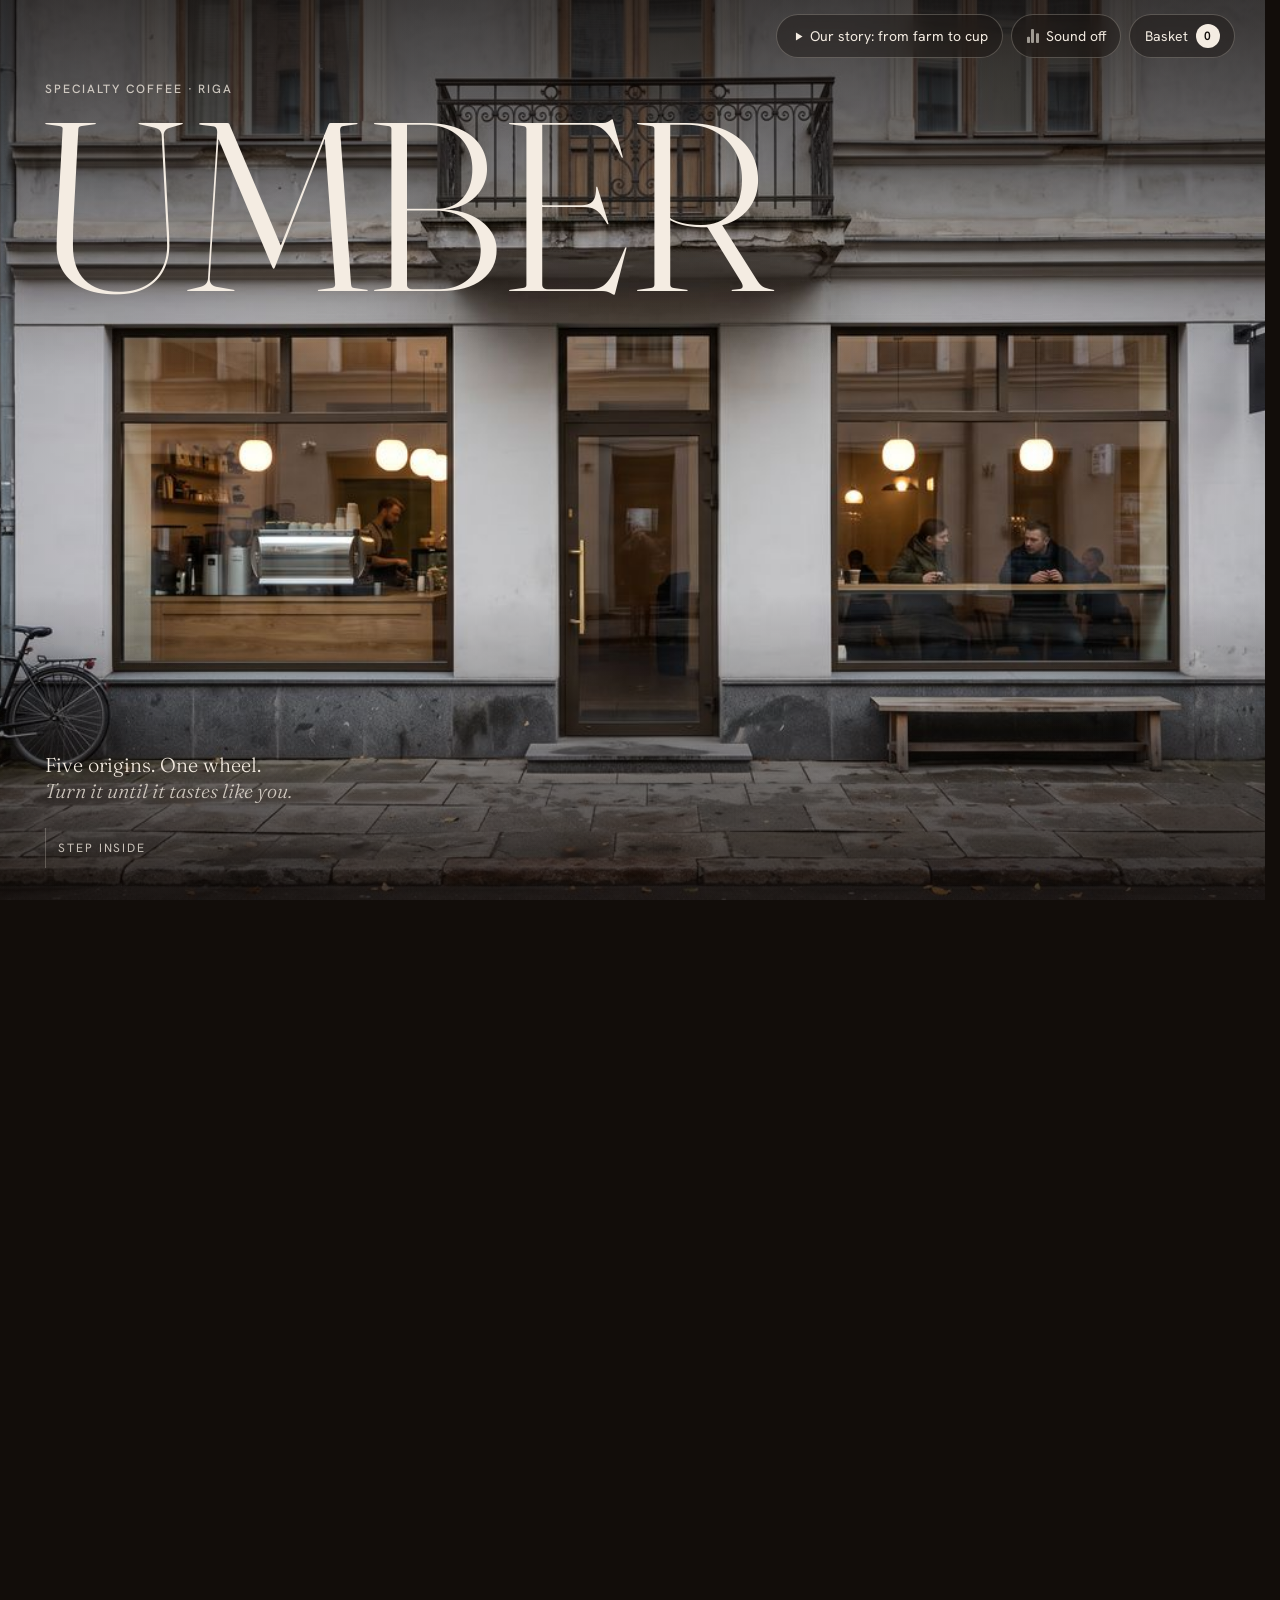
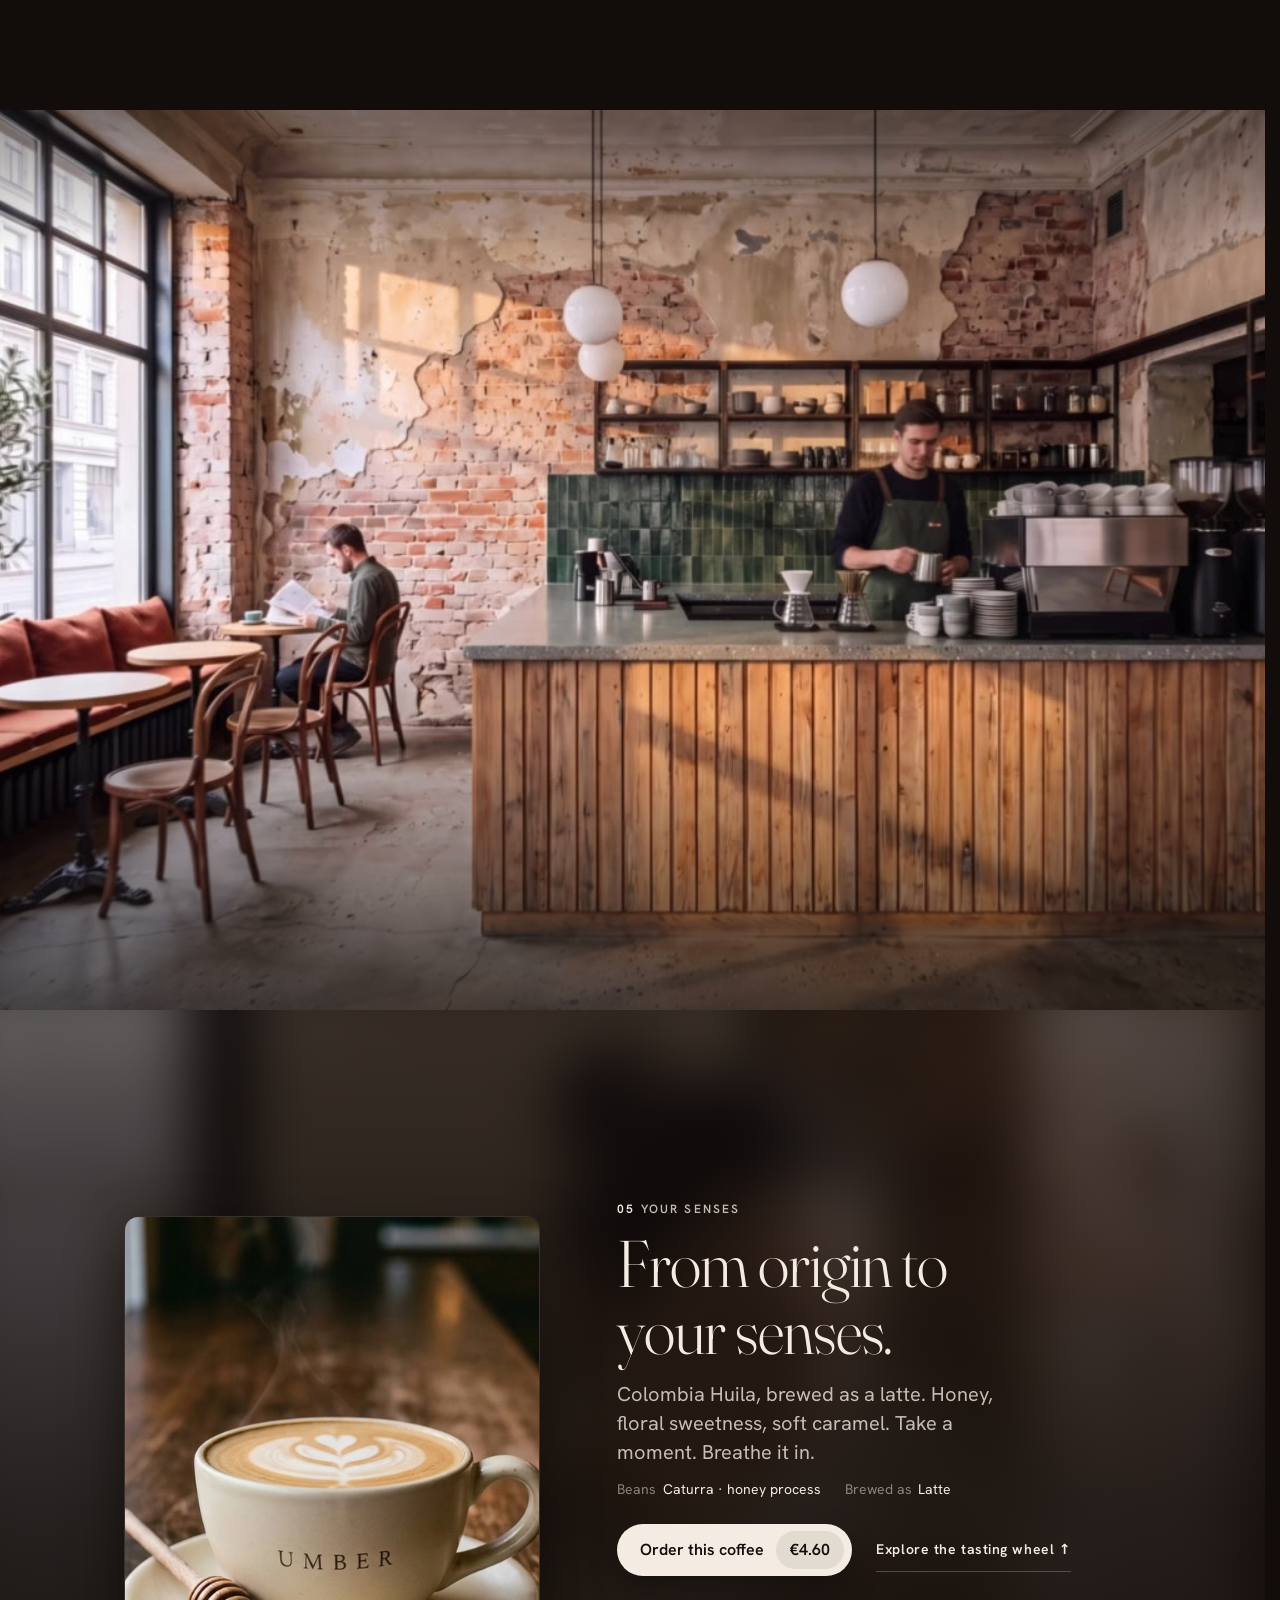
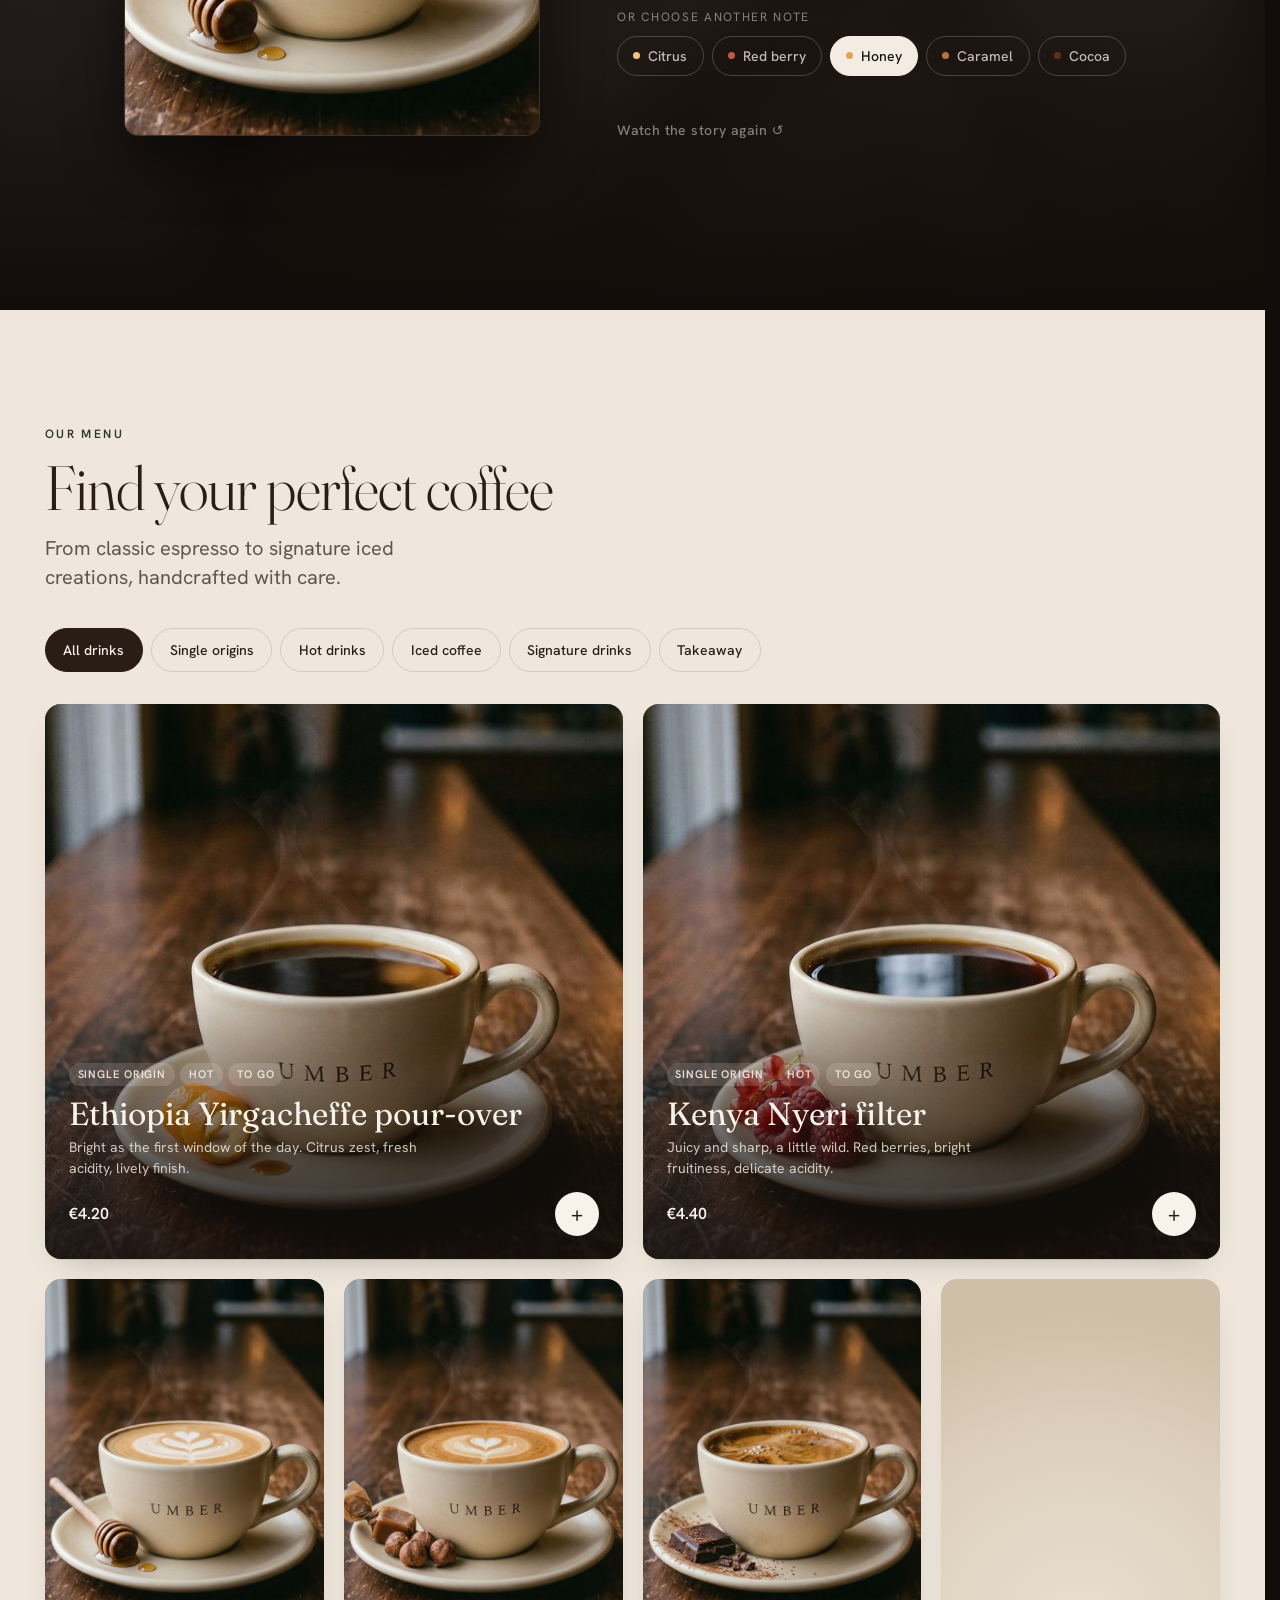
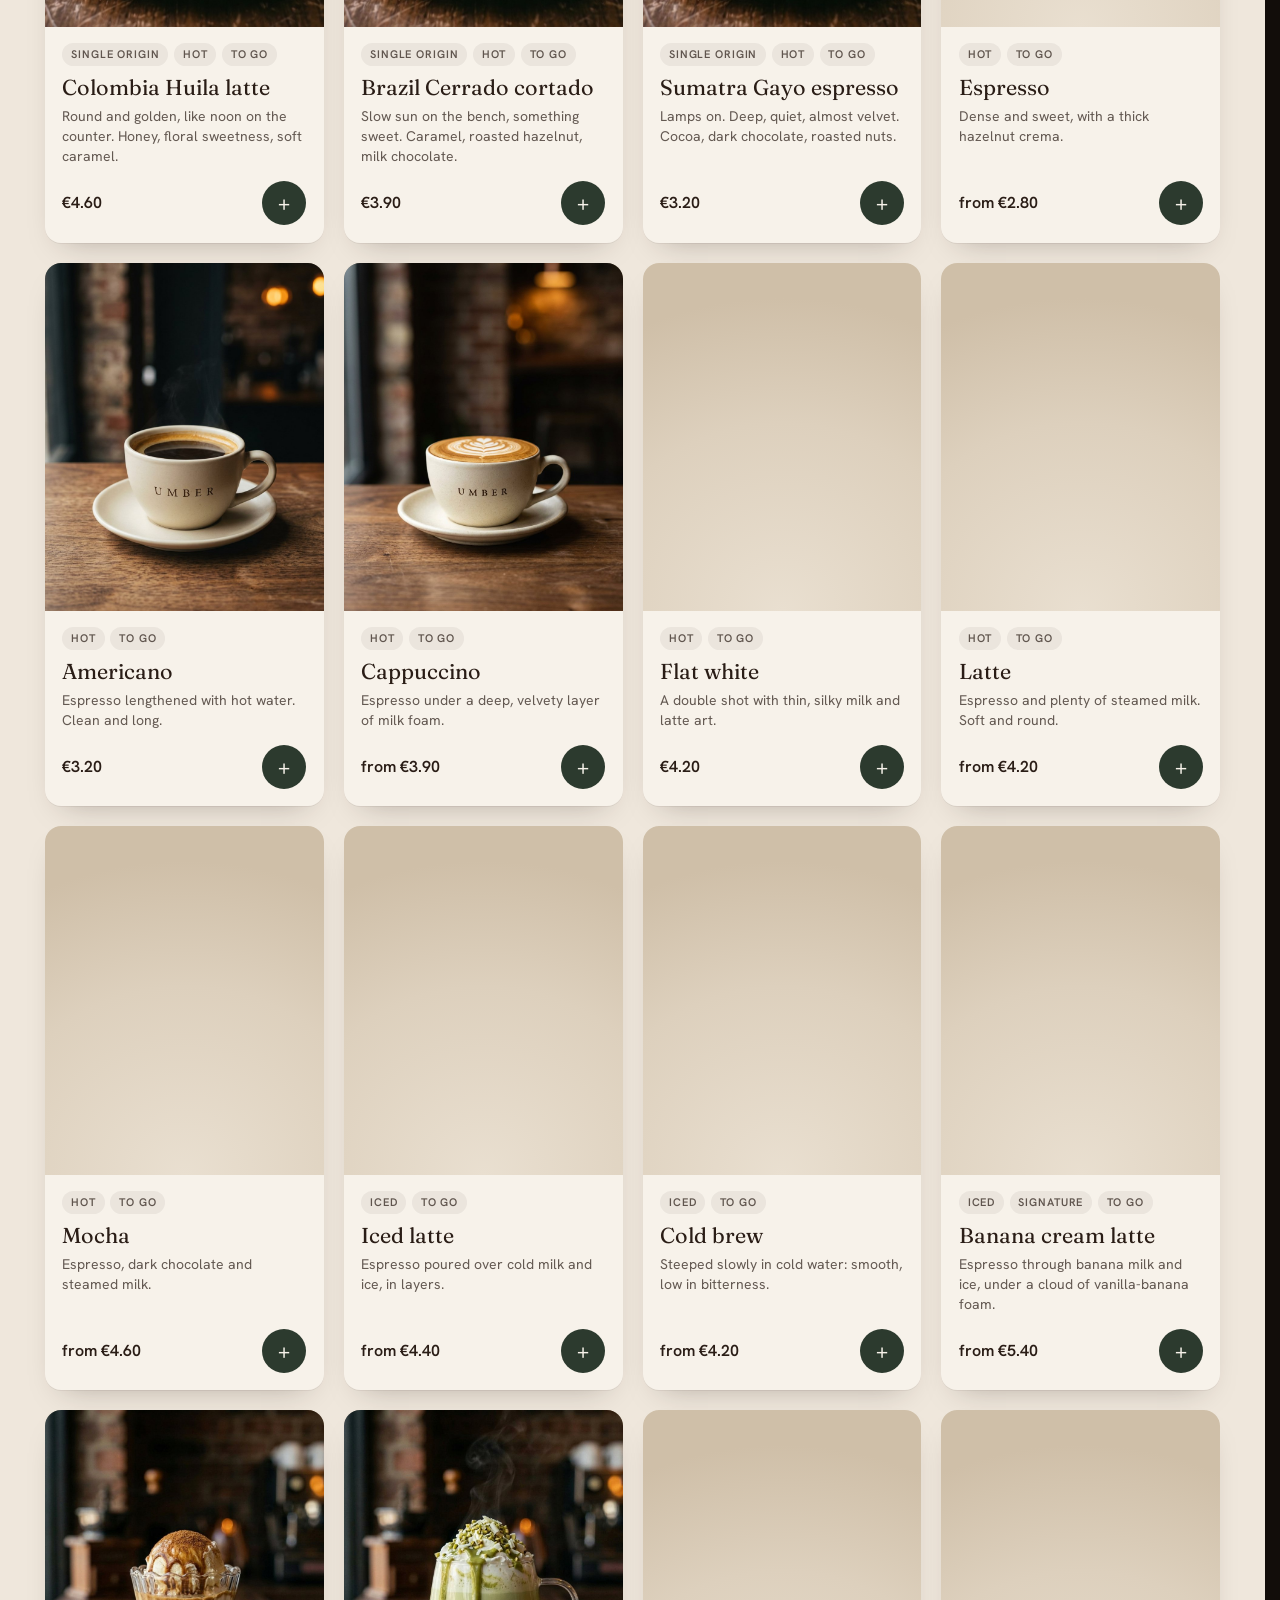
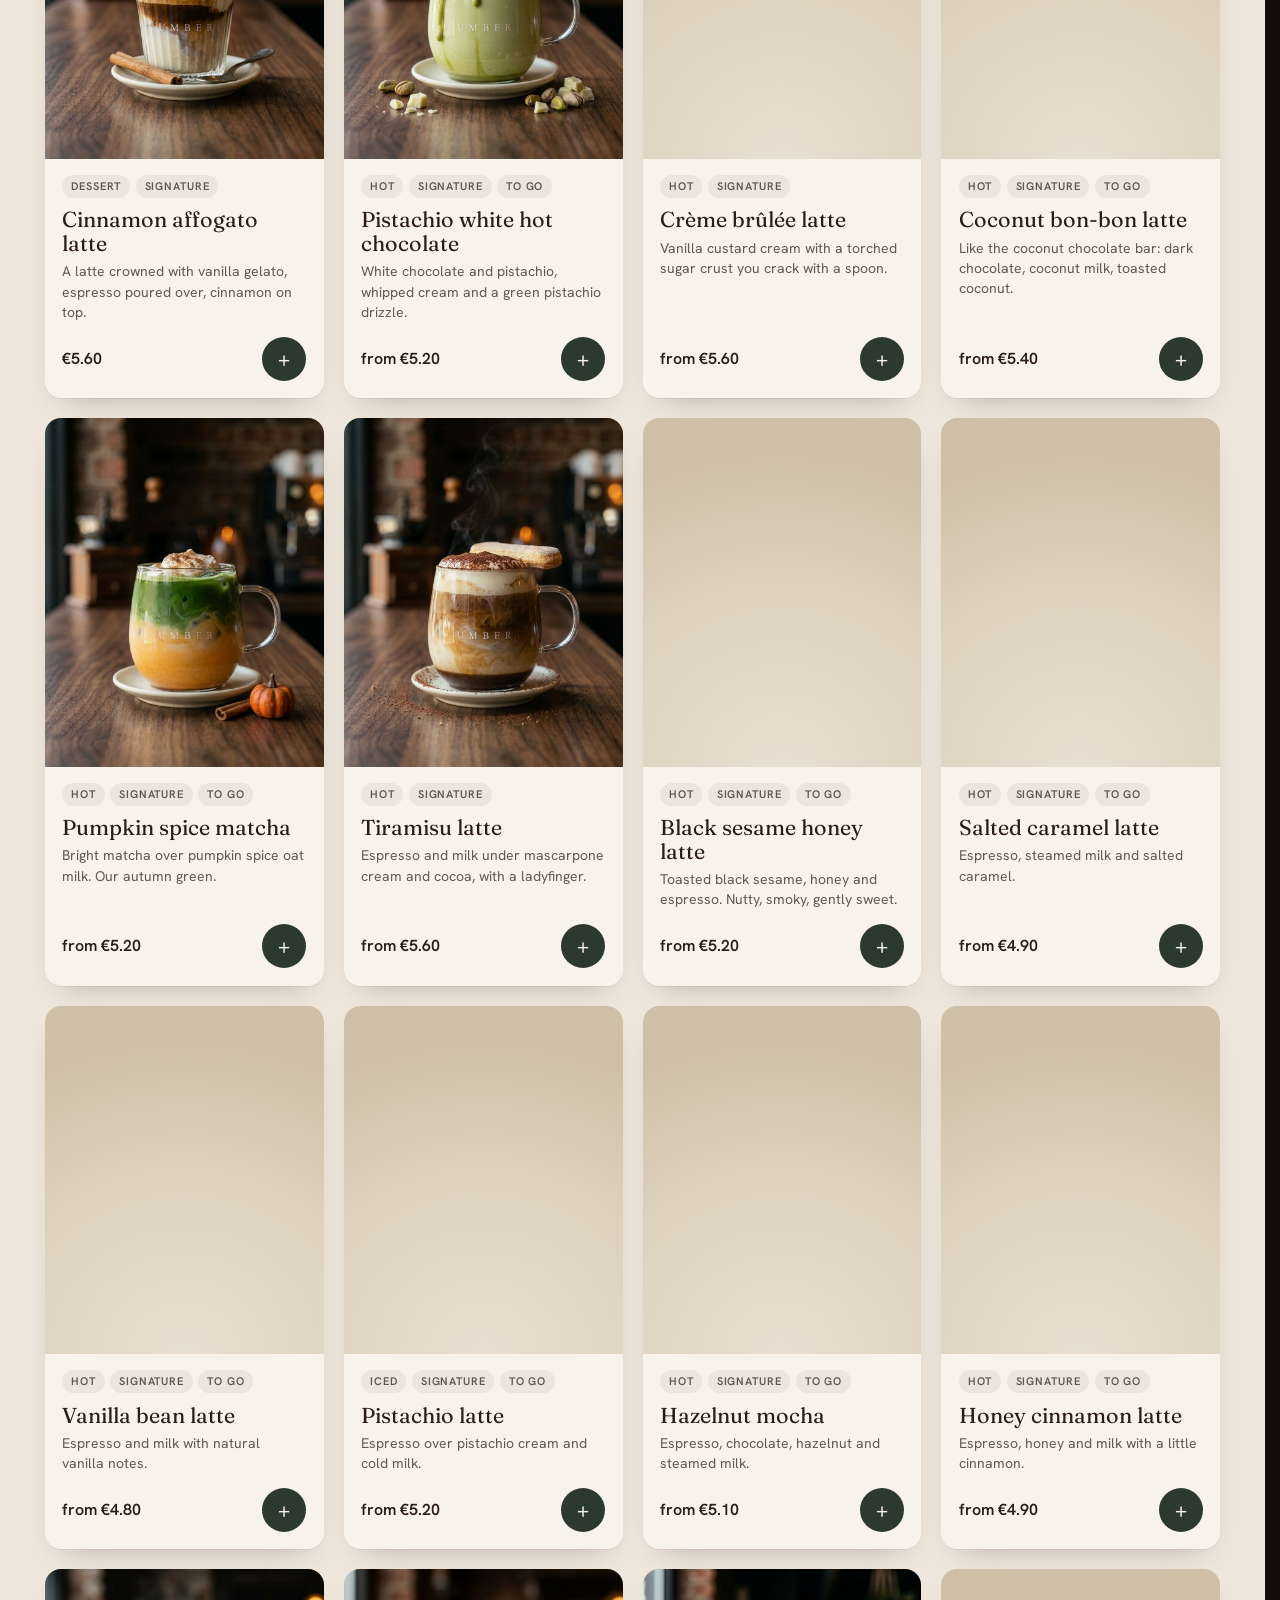
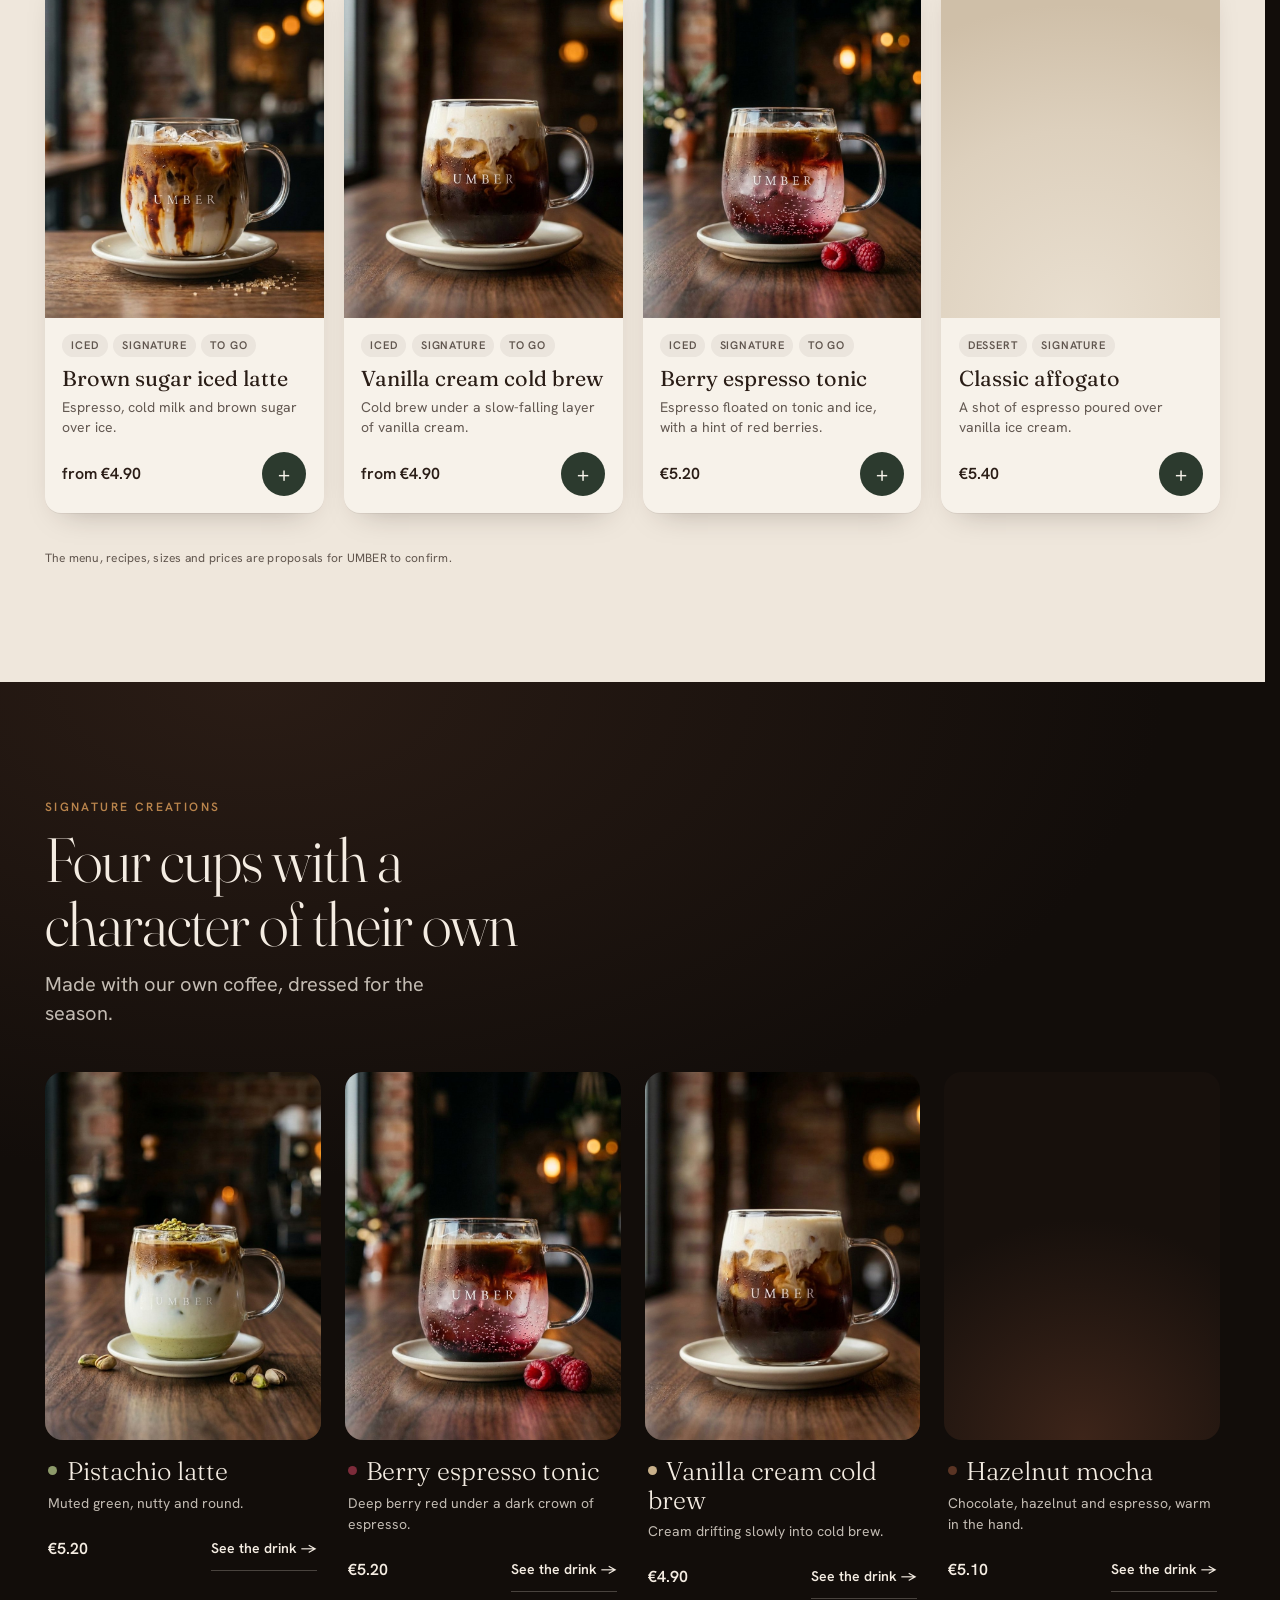
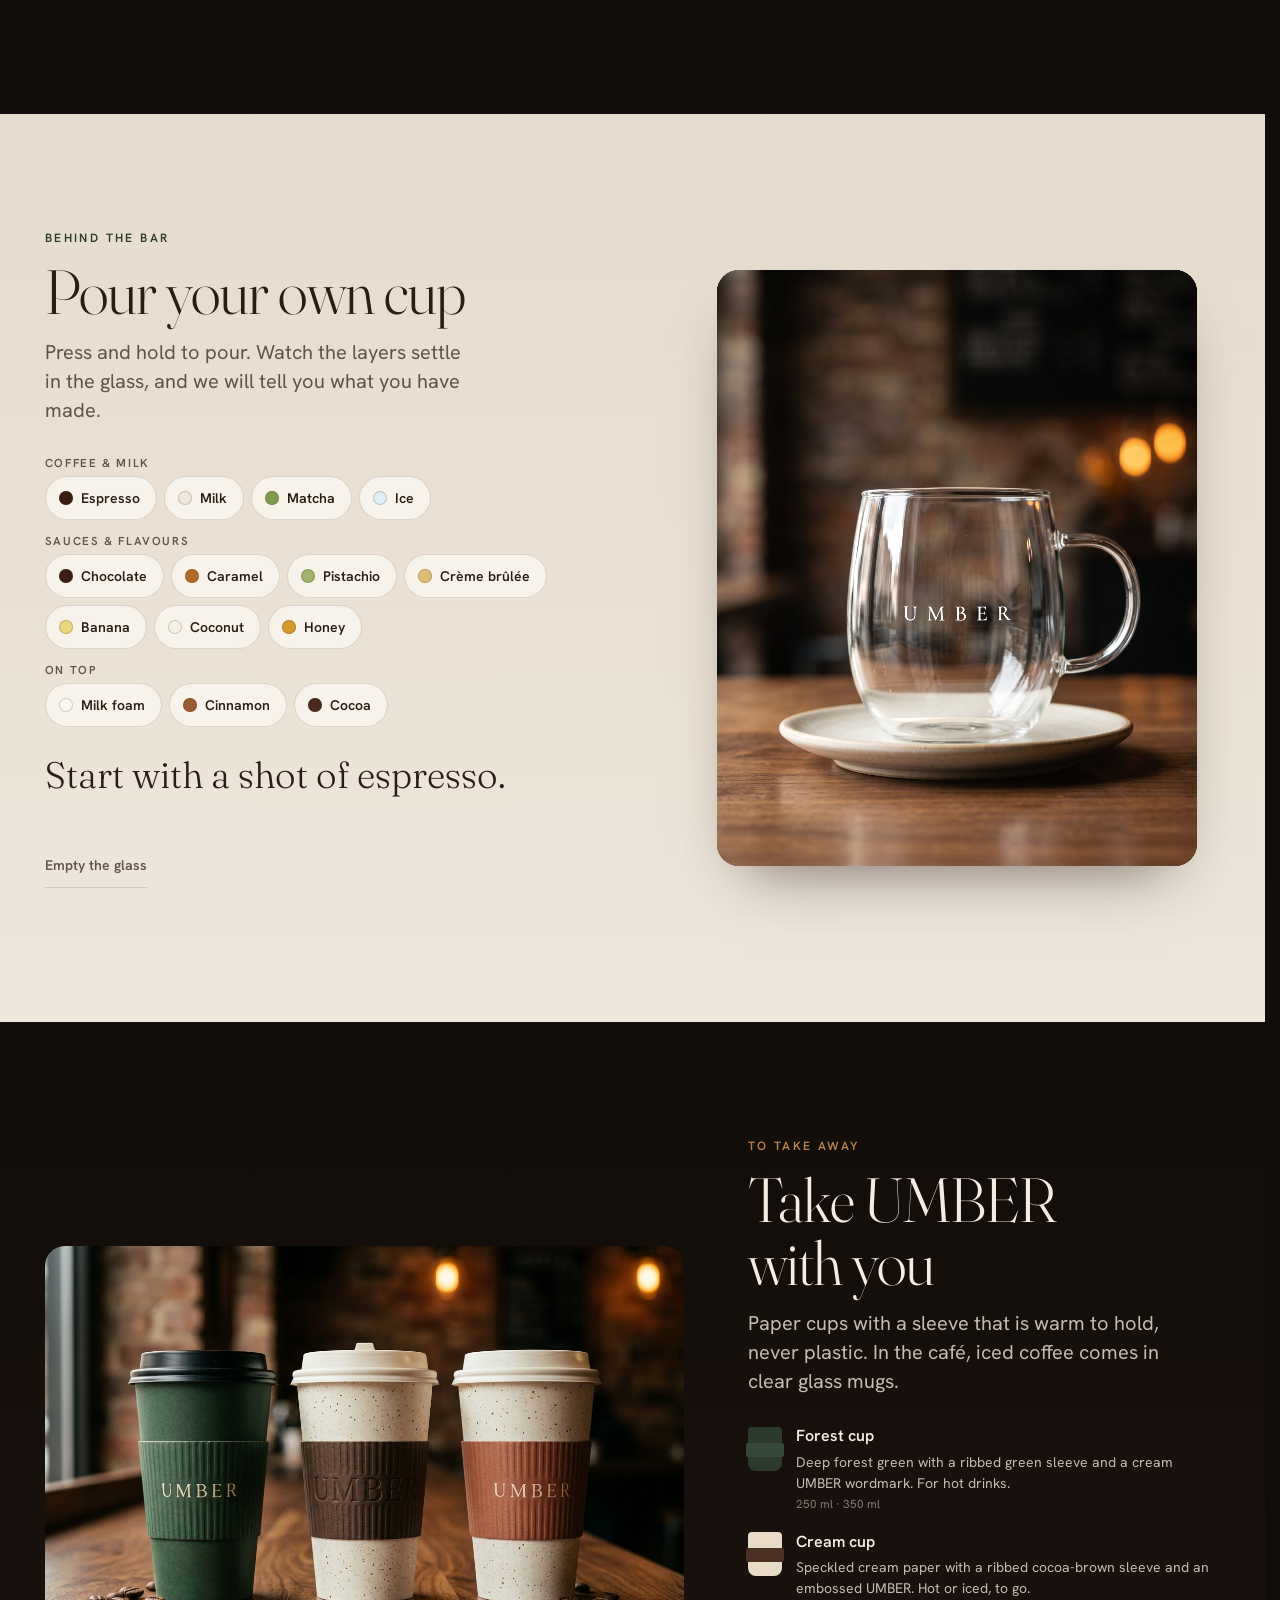
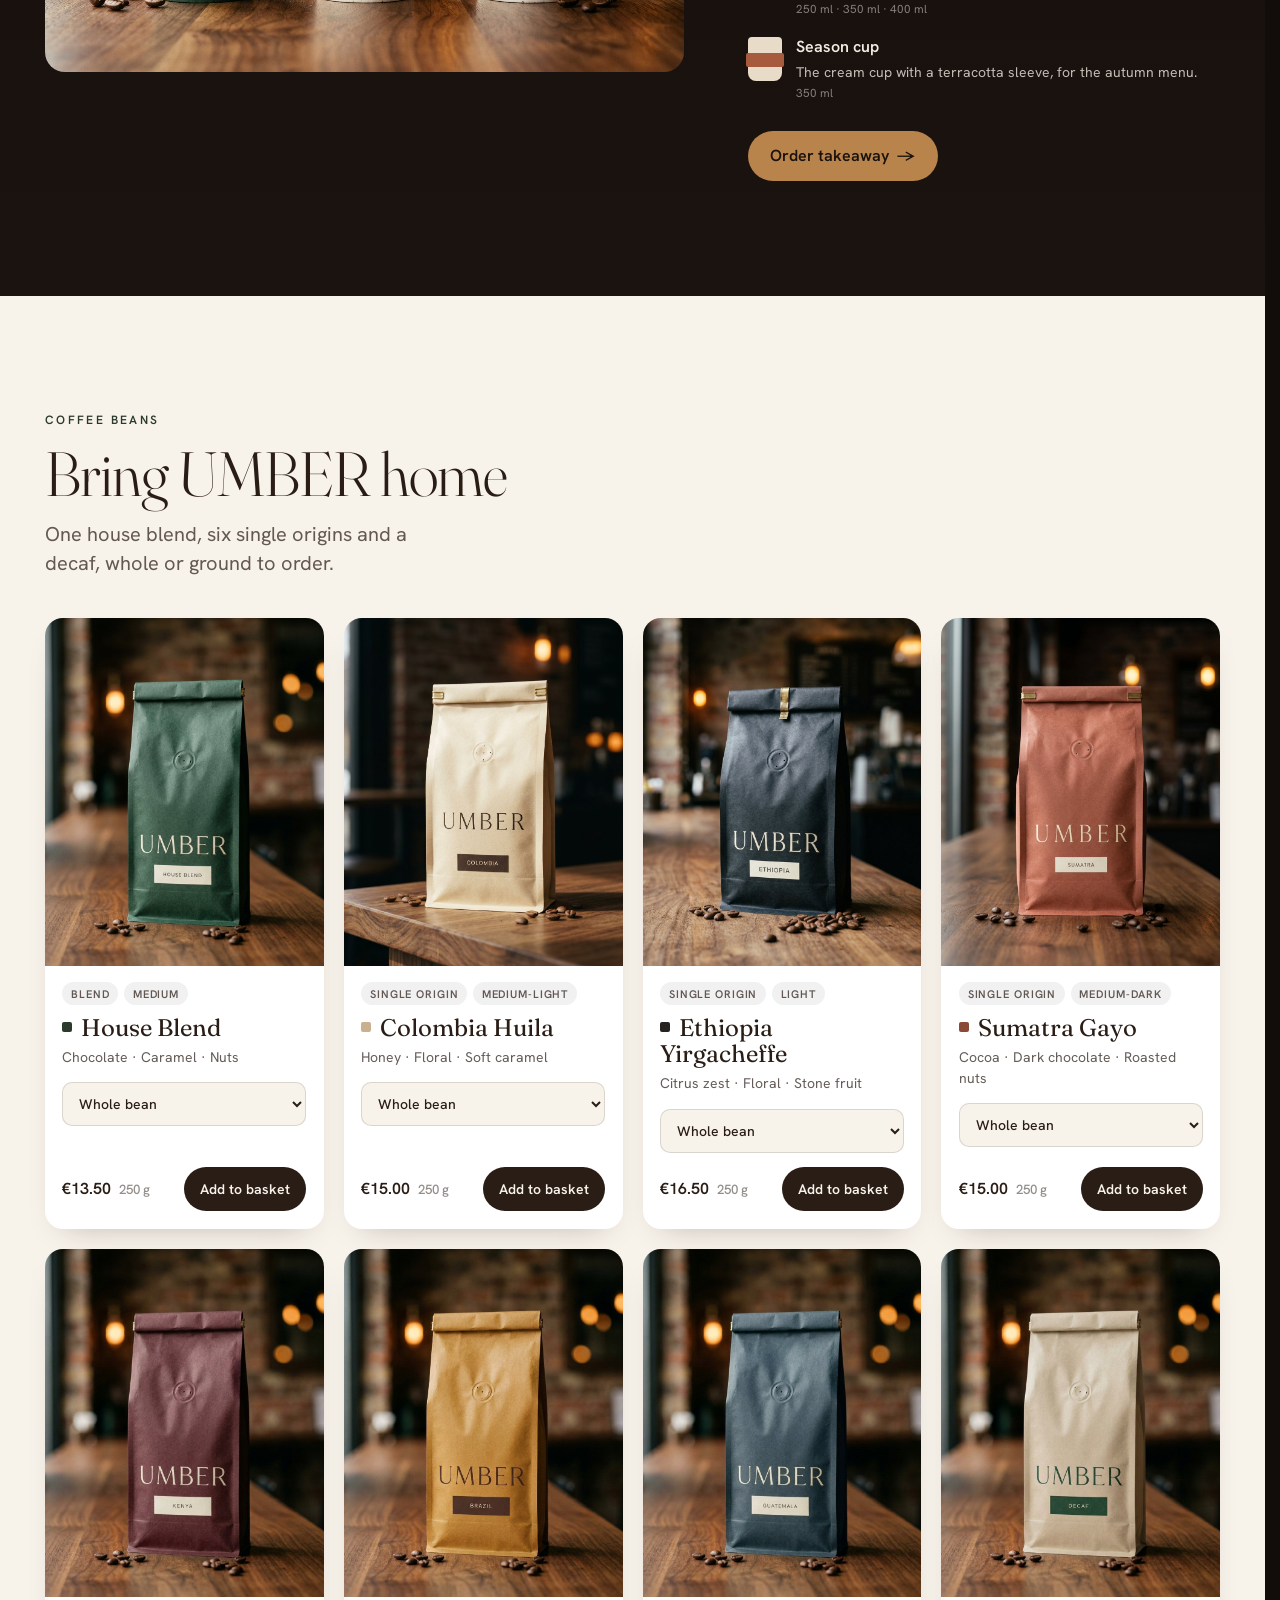
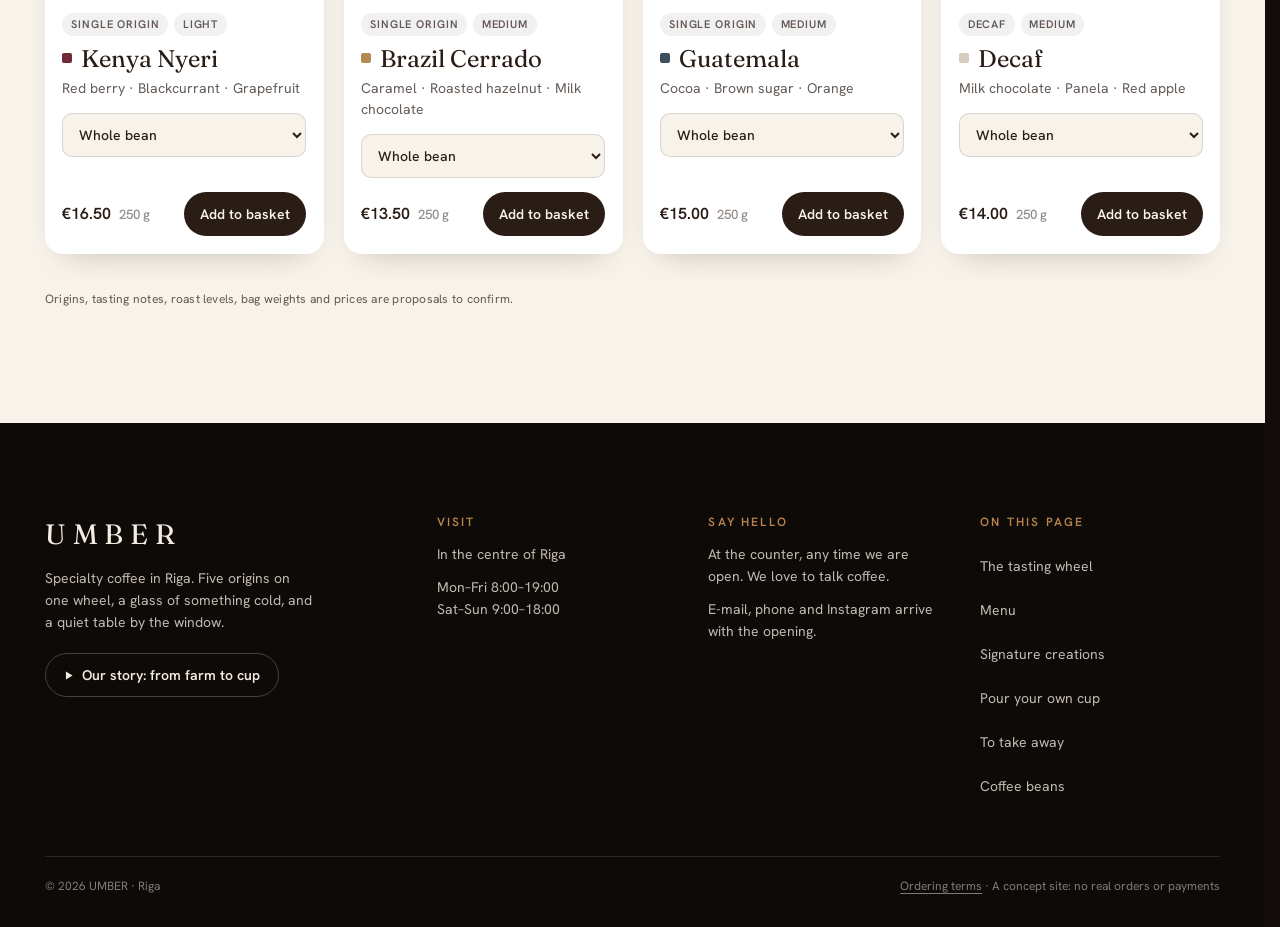
<file: index.html>
<!doctype html>
<html lang="en" data-checks="hide">
<head>
  <meta charset="utf-8">
  <meta name="viewport" content="width=device-width, initial-scale=1, viewport-fit=cover">
  <title>UMBER · Specialty coffee, Riga</title>
  <meta name="description" content="UMBER is a specialty coffee bar in Riga. Turn the wheel to a tasting note, from citrus to cocoa, and choose the coffee that has it.">
  <meta name="theme-color" content="#120d0a">
  <link rel="icon" href="assets/img/favicon.svg" type="image/svg+xml">
  <meta property="og:title" content="UMBER · Specialty coffee">
  <meta property="og:description" content="Choose your coffee by tasting note, from citrus to cocoa.">
  <meta property="og:image" content="https://umber-coffee-ten.vercel.app/assets/img/og-image.jpg">
  <meta property="og:url" content="https://umber-coffee-ten.vercel.app/">
  <meta property="og:type" content="website">
  <meta name="twitter:card" content="summary_large_image">
  <link rel="apple-touch-icon" href="assets/img/apple-touch-icon.png">

  <link rel="preconnect" href="https://fonts.googleapis.com">
  <link rel="preconnect" href="https://fonts.gstatic.com" crossorigin>
  <link href="https://fonts.googleapis.com/css2?family=Fraunces:ital,opsz,wght@0,9..144,300..500;1,9..144,300..400&family=Hanken+Grotesk:wght@400;500;600&display=swap" rel="stylesheet">

  <link rel="preload" as="image" href="assets/img/exterior-1280.jpg" imagesrcset="assets/img/exterior-1280.jpg 1280w, assets/img/exterior-2400.jpg 2400w" imagesizes="(max-width: 899px) 230vw, 100vw">
  <link rel="stylesheet" href="styles.css">
  <!-- STORY-CSS --><link rel="stylesheet" href="lab/story-film.css"><!-- /STORY-CSS -->
  <link rel="stylesheet" href="shop.css">
</head>
<body>
  <a class="skip" href="#knob">Skip to the tasting wheel</a>

  <!-- Fixed top bar -->
  <header class="bar" id="bar">
    <a class="brand" href="#top" aria-label="UMBER specialty coffee, back to top">
      <span class="brand-mark">UMBER</span>
      <span class="brand-sub">Specialty coffee<span class="brand-city"> · Riga</span></span>
    </a>
    <div class="bar-actions">
      <button class="bar-btn story-btn" id="storyBtn" type="button" aria-label="Watch our story: a 25-second film of our coffee's way from the farm to your cup" title="A 25-second film: where our coffee comes from, and its way to your cup">
        <svg class="story-icon" viewBox="0 0 12 12" aria-hidden="true"><path d="M3.2 1.6v8.8L10.4 6z" fill="currentColor"/></svg>
        <span class="story-label">Our story: from farm to cup</span>
      </button>
      <button class="bar-btn" id="soundBtn" type="button" aria-pressed="false" aria-label="Sound off">
        <span class="sound-bars" aria-hidden="true"><i></i><i></i><i></i></span>
        <span class="sound-label">Sound off</span>
      </button>
      <button class="bar-btn" id="basketBtn" type="button" aria-label="Basket, 0 items">
        Basket <span class="basket-count" id="basketCount">0</span>
      </button>
    </div>
  </header>

  <main id="top">
    <!-- First screen: the café is the picture; the wheel chooses the coffee -->
    <!-- Doorway + café: one pinned stage. Scrolling pushes through the glass door into the room. -->
    <section class="arrive" id="arrive" aria-labelledby="coffeeName">
    <div class="hero" id="hero">

      <!-- The café: three lightings of the same room. The wheel blends between them. -->
      <div class="hero-media" id="heroMedia" aria-hidden="true">
        <img class="room-img" data-room="morning" src="assets/img/room-morning-1280.jpg"
             srcset="assets/img/room-morning-1280.jpg 1280w, assets/img/room-morning-2400.jpg 2400w"
             sizes="(max-width: 899px) 230vw, 100vw" alt="" decoding="async">
        <img class="room-img" data-room="afternoon" src="assets/img/room-afternoon-1280.jpg"
             srcset="assets/img/room-afternoon-1280.jpg 1280w, assets/img/room-afternoon-2400.jpg 2400w"
             sizes="(max-width: 899px) 230vw, 100vw" alt="" decoding="async">
        <img class="room-img" data-room="evening" src="assets/img/room-evening-1280.jpg"
             srcset="assets/img/room-evening-1280.jpg 1280w, assets/img/room-evening-2400.jpg 2400w"
             sizes="(max-width: 899px) 230vw, 100vw" alt="" decoding="async">
        <div class="tints" id="tints"></div>
        <div class="shade"></div>
      </div>

      <canvas class="motes" id="motes" aria-hidden="true"></canvas>

      <!-- The street: the camera pushes towards the glass door as you scroll -->
      <div class="street" id="street" aria-hidden="true">
        <div class="street-drift">
          <img src="assets/img/exterior-1280.jpg"
               srcset="assets/img/exterior-1280.jpg 1280w, assets/img/exterior-2400.jpg 2400w"
               sizes="(max-width: 899px) 230vw, 100vw" alt="" fetchpriority="high">
        </div>
        <div class="street-shade"></div>
      </div>

      <!-- the dark of the doorway, between street and room -->
      <div class="threshold" id="threshold" aria-hidden="true"></div>

      <!-- Doorway words -->
      <div class="door-copy" id="doorCopy">
        <p class="eyebrow door-in" style="--i:0">Specialty coffee · Riga</p>
        <p class="wordmark" aria-label="UMBER">
          <span class="door-in" style="--i:1">U</span><span class="door-in" style="--i:2">M</span><span class="door-in" style="--i:3">B</span><span class="door-in" style="--i:4">E</span><span class="door-in" style="--i:5">R</span>
        </p>
        <p class="door-line door-in" style="--i:7">Five origins. One wheel.<br><em>Turn it until it tastes like you.</em></p>
        <p class="cue door-in" style="--i:9" aria-hidden="true"><span class="cue-line"></span>Step inside</p>
      </div>

      <div class="hero-ui" id="heroUI">
        <!-- The coffee for the current tasting note -->
        <div class="coffee" id="coffee">
          <!-- phones and tablets: the coffee itself, with its steam, beside the name -->
          <div class="coffee-media reveal-load" style="--i:1" aria-hidden="true">
            <video id="coffeeVideo" muted playsinline loop preload="none" poster="assets/img/coffee-honey-720.jpg"></video>
          </div>
          <p class="note-label reveal-load" style="--i:0">
            Tasting note <span class="note-dot" aria-hidden="true"></span> <strong id="noteName">Honey</strong>
          </p>
          <h1 class="coffee-name reveal-load" style="--i:1" id="coffeeName">Colombia Huila</h1>
          <p class="coffee-desc reveal-load" style="--i:2" id="coffeeDesc">Round and golden, like noon on the counter. Honey, floral sweetness, soft caramel.</p>
          <dl class="coffee-meta reveal-load" style="--i:3">
            <div><dt>Beans</dt><dd id="coffeeBeans">Caturra · honey process</dd></div>
            <div><dt>Brewed as</dt><dd id="coffeeBrew">Latte</dd></div>
          </dl>
          <button class="order reveal-load" style="--i:4" id="orderBtn" type="button">
            <span class="order-label">Order this coffee</span>
            <span class="order-price">€<span id="coffeePrice">4.60</span><mark class="check" title="Price to confirm">CHECK</mark></span>
          </button>
          <!-- To take away: the cups, and the way to the menu and the beans (shop.js) -->
          <div class="to-go reveal-load" style="--i:5">
            <img class="to-go-img" src="assets/img/shop/takeaway-still.jpg" alt="" width="96" height="96" decoding="async"
                 onerror="this.classList.add('is-missing')">
            <div class="to-go-body">
              <p class="to-go-line">Hot and iced, to take away</p>
              <div class="to-go-actions">
                <a class="to-go-main" href="#menu" data-menu-filter="takeaway">Order takeaway <span aria-hidden="true">→</span></a>
              </div>
            </div>
          </div>
        </div>

        <!-- The tasting wheel, with the small cup preview above it -->
        <div class="wheel-wrap reveal-load" style="--i:5">
          <!-- Preview: appears on hover, tap or selection. Positioned absolutely, so it never shifts the layout. -->
          <aside class="preview" id="preview" aria-label="Coffee preview" hidden>
            <div class="preview-media" id="previewMedia">
              <video class="pm-layer is-front" muted playsinline loop preload="none" aria-hidden="true"></video>
              <video class="pm-layer" muted playsinline loop preload="none" aria-hidden="true"></video>
            </div>
            <div class="preview-body">
              <p class="preview-note"><span class="note-dot" aria-hidden="true"></span>Notes of <span id="previewNote" class="nowrap">Honey</span></p>
              <p class="preview-coffee" id="previewCoffee">Colombia Huila</p>
              <p class="preview-desc" id="previewDesc">Honey, floral sweetness, soft caramel.</p>
              <p class="preview-meta" id="previewMeta">Caturra · honey process · Latte</p>
              <div class="preview-foot">
                <span class="preview-price">€<span id="previewPrice">4.60</span></span>
                <button class="preview-add" id="previewAdd" type="button">Add this cup</button>
              </div>
            </div>
          </aside>

          <p class="wheel-label">For true coffee lovers</p>
          <p class="wheel-lede">Five single origins, each brewed the way it tastes best: the finest notes of real coffee.</p>
          <div class="dial" id="dialEl">
            <svg class="sectors" id="sectors" aria-hidden="true"></svg>
            <div class="dial-stops" id="dialStops"></div>
            <div class="knob" id="knob" role="slider" tabindex="0"
                 aria-label="Tasting wheel: choose a coffee by tasting note"
                 aria-valuemin="1" aria-valuemax="5" aria-valuenow="3" aria-valuetext="Honey: Colombia Huila">
              <div class="knob-face" id="knobFace"><span class="knob-notch"></span></div>
              <div class="knob-center" aria-hidden="true">
                <span class="knob-kicker">Tasting<br>note</span>
                <span class="knob-note" id="knobNote">Honey</span>
              </div>
            </div>
          </div>
          <p class="dial-hint" id="dialHint">Turn the wheel or tap a note to choose your coffee.</p>
          <a class="wheel-more" href="#menu">Explore our coffee <span aria-hidden="true">↓</span></a>
        </div>
      </div>

      <p class="sr-only" id="announce" aria-live="polite"></p>
    </div>
    </section>

    <!-- STORY:START (the story; lab/build-pages.py swaps this block for the lab versions) -->
    <!-- THE FILM (lab/story-film.js, lab/story-film.css, plan in lab/film/film.js).
         A short film that starts when you scroll on from the café and then plays by itself.
         It lies under the café's last screen, so the café is its first frame. -->
    <section class="sf" id="story" aria-labelledby="sfTitle">
      <h2 class="sr-only" id="sfTitle">The journey of your coffee, from origin to your cup: a short film</h2>
      <div class="sf-stage">
        <video class="sf-video" muted playsinline preload="none" aria-hidden="true"></video>
        <img class="sf-end" alt="" decoding="async" aria-hidden="true">
        <div class="sf-shade" aria-hidden="true"></div>
        <p class="sf-chapter" aria-hidden="true"><span class="sf-kicker"><span class="sf-n"></span> <span class="sf-name"></span></span><span class="sf-line"></span></p>
        <div class="sf-ui">
          <div class="sf-progress" aria-hidden="true"><span></span></div>
          <button class="sf-skip" id="sfSkip" type="button">Skip story <span aria-hidden="true">→</span></button>
        </div>
        <button class="sf-play" id="sfPlay" type="button" hidden>Play our story: from farm to cup <span class="sf-play-len">· 25 s</span></button>
        <p class="sr-only" id="sfStatus" aria-live="polite"></p>
      </div>
    </section>

    <!-- After the film: your cup. The same coffee, basket and wheel as the café above. -->
    <section class="sf-cup" id="yourCup" aria-labelledby="cupTitle" tabindex="-1">
      <div class="sf-cup-bg" aria-hidden="true"><img alt="" decoding="async"></div>
      <div class="sf-cup-in">
        <figure class="sf-cup-media" aria-hidden="true">
          <video muted playsinline loop preload="none"></video>
        </figure>
        <div class="sf-cup-copy">
          <p class="sf-cup-kicker"><span>05</span> Your senses</p>
          <h3 class="sf-cup-title" id="cupTitle">From origin to your senses.</h3>
          <p class="sf-cup-body" data-copy="final"></p>
          <dl class="coffee-meta">
            <div><dt>Beans</dt><dd data-copy="beans"></dd></div>
            <div><dt>Brewed as</dt><dd data-copy="brew"></dd></div>
          </dl>
          <div class="sf-cup-actions">
            <button class="order" id="storyOrder" type="button">
              <span class="order-label">Order this coffee</span>
              <span class="order-price">€<span id="storyPrice">4.60</span><mark class="check" title="Price to confirm">CHECK</mark></span>
            </button>
            <button class="story-link" id="storyWheel" type="button">Explore the tasting wheel <span aria-hidden="true">↑</span></button>
          </div>
          <div class="sf-notes" role="group" aria-label="Choose your coffee by tasting note">
            <p class="sf-notes-label">Or choose another note</p>
            <div class="sf-notes-list"></div>
          </div>
          <button class="sf-again" id="sfAgain" type="button">Watch the story again <span aria-hidden="true">↺</span></button>
        </div>
      </div>
    </section>
    <!-- STORY:END -->

    <!-- ============ The menu (shop.js builds the cards from products.js) ============ -->
    <section class="shop menu" id="menu" aria-labelledby="menuTitle">
      <div class="shop-in">
        <header class="shop-head">
          <p class="shop-kicker">Our menu</p>
          <h2 class="shop-title" id="menuTitle">Find your perfect coffee</h2>
          <p class="shop-lede">From classic espresso to signature iced creations, handcrafted with care.</p>
        </header>
        <div class="menu-filters" role="group" aria-label="Show drinks" id="menuFilters"></div>
        <p class="sr-only" id="menuCount" aria-live="polite"></p>
        <ul class="menu-grid" id="menuGrid"></ul>
        <p class="shop-note">The menu, recipes, sizes and prices are proposals for UMBER to confirm. <mark class="check" title="Menu to confirm">CHECK</mark></p>
      </div>
    </section>

    <!-- ============ Signature creations ============ -->
    <section class="shop sig" id="signature" aria-labelledby="sigTitle">
      <div class="shop-in">
        <header class="shop-head">
          <p class="shop-kicker">Signature creations</p>
          <h2 class="shop-title" id="sigTitle">Four cups with a character of their own</h2>
          <p class="shop-lede">Made with our own coffee, dressed for the season.</p>
        </header>
        <ul class="sig-list" id="sigList"></ul>
      </div>
    </section>

    <!-- ============ Pour your cup: a small game with the glass mug (pour.js) ============ -->
    <section class="shop pour" id="pour" aria-labelledby="pourTitle">
      <div class="shop-in pour-in">
        <div class="pour-copy">
          <div class="pour-head">
            <p class="shop-kicker">Behind the bar</p>
            <h2 class="shop-title" id="pourTitle">Pour your own cup</h2>
            <p class="shop-lede">Press and hold to pour. Watch the layers settle in the glass, and we will tell you what you have made.</p>
          </div>
          <div class="pour-pads" role="group" aria-label="Ingredients: press and hold to pour" id="pourPads"></div>
          <div class="pour-result" id="pourResult" aria-live="polite">
            <p class="pour-verdict" id="pourVerdict">Start with a shot of espresso.</p>
            <p class="pour-hint" id="pourHint"></p>
            <div class="pour-actions">
              <button class="order pour-add" id="pourAdd" type="button" hidden>
                <span class="order-label">Add this cup</span><span class="order-price" id="pourPrice"></span>
              </button>
              <button class="pour-reset" id="pourReset" type="button">Empty the glass</button>
            </div>
          </div>
        </div>
        <figure class="pour-stage" id="pourStage" aria-hidden="true">
          <img class="pour-plate" src="assets/img/pour/plate.jpg" alt="" loading="lazy" decoding="async">
          <canvas class="pour-canvas" id="pourCanvas"></canvas>
        </figure>
      </div>
    </section>

    <!-- ============ To take away ============ -->
    <section class="shop togo" id="takeaway" aria-labelledby="togoTitle">
      <div class="shop-in togo-in">
        <figure class="togo-media">
          <img src="assets/img/shop/cups-family.jpg" alt="The UMBER takeaway cups: forest green, cream and the season cup" loading="lazy" decoding="async"
               onerror="this.parentElement.classList.add('is-missing')">
        </figure>
        <div class="togo-copy">
          <p class="shop-kicker">To take away</p>
          <h2 class="shop-title" id="togoTitle">Take UMBER with you</h2>
          <p class="shop-lede">Paper cups with a sleeve that is warm to hold, never plastic. In the café, iced coffee comes in clear glass mugs.</p>
          <ul class="togo-cups" id="togoCups"></ul>
          <a class="shop-btn" href="#menu" data-menu-filter="takeaway">Order takeaway <span aria-hidden="true">→</span></a>
        </div>
      </div>
    </section>

    <!-- ============ Coffee for home ============ -->
    <section class="shop beans" id="beans" aria-labelledby="beansTitle">
      <div class="shop-in">
        <header class="shop-head">
          <p class="shop-kicker">Coffee beans</p>
          <h2 class="shop-title" id="beansTitle">Bring UMBER home</h2>
          <p class="shop-lede">One house blend, six single origins and a decaf, whole or ground to order.</p>
        </header>
        <ul class="bag-grid" id="bagGrid"></ul>
        <p class="shop-note">Origins, tasting notes, roast levels, bag weights and prices are proposals to confirm. <mark class="check" title="Coffee range to confirm">CHECK</mark></p>
      </div>
    </section>
  </main>

  <!-- ============ Footer ============ -->
  <footer class="foot" id="visit" aria-labelledby="footTitle">
    <div class="foot-in">
      <div class="foot-brand">
        <p class="foot-mark" id="footTitle">UMBER</p>
        <p class="foot-line">Specialty coffee in Riga. Five origins on one wheel, a glass of something cold, and a quiet table by the window.</p>
        <button class="foot-story" type="button" data-watch-story><svg viewBox="0 0 12 12" aria-hidden="true"><path d="M3.2 1.6v8.8L10.4 6z" fill="currentColor"/></svg> Our story: from farm to cup</button>
      </div>
      <div class="foot-col">
        <h3 class="foot-h">Visit</h3>
        <p>In the centre of Riga <mark class="check" title="Street address to add">CHECK</mark></p>
        <p>Mon–Fri 8:00–19:00<br>Sat–Sun 9:00–18:00 <mark class="check" title="Opening hours to confirm">CHECK</mark></p>
      </div>
      <div class="foot-col">
        <h3 class="foot-h">Say hello</h3>
        <p>At the counter, any time we are open. We love to talk coffee.</p>
        <p>E-mail, phone and Instagram arrive with the opening. <mark class="check" title="Contacts and Instagram to add">CHECK</mark></p>
      </div>
      <nav class="foot-col" aria-label="On this page">
        <h3 class="foot-h">On this page</h3>
        <ul class="foot-links">
          <li><a href="#knob" data-to-wheel>The tasting wheel</a></li>
          <li><a href="#menu">Menu</a></li>
          <li><a href="#signature">Signature creations</a></li>
          <li><a href="#pour">Pour your own cup</a></li>
          <li><a href="#takeaway">To take away</a></li>
          <li><a href="#beans">Coffee beans</a></li>
        </ul>
      </nav>
    </div>
    <div class="foot-base">
      <p>© 2026 UMBER · Riga</p>
      <p><a class="foot-small" href="checkout.html#terms">Ordering terms</a> · A concept site: no real orders or payments</p>
    </div>
  </footer>

  <!-- One product, larger, with its options (shop.js) -->
  <dialog class="pd" id="productDialog" aria-labelledby="pdName">
    <form method="dialog" class="pd-close-form"><button class="pd-close" type="submit" aria-label="Close">×</button></form>
    <div class="pd-body" id="pdBody"></div>
  </dialog>

  <!-- The basket: what you have chosen (no payment on this site yet) -->
  <div class="drawer" id="basketDrawer" hidden>
    <div class="drawer-scrim" data-close></div>
    <aside class="drawer-panel" role="dialog" aria-modal="true" aria-labelledby="drawerTitle" tabindex="-1">
      <header class="drawer-head">
        <h2 class="drawer-title" id="drawerTitle">Your basket</h2>
        <button class="drawer-x" type="button" data-close aria-label="Close the basket">×</button>
      </header>
      <ul class="drawer-list" id="drawerList"></ul>
      <p class="drawer-empty" id="drawerEmpty">Nothing here yet. Choose a drink or a bag of coffee.</p>
      <footer class="drawer-foot">
        <p class="drawer-total"><span>Total</span> <strong id="drawerTotal">€0.00</strong></p>
        <a class="order drawer-checkout" id="drawerCheckout" href="checkout.html">
          <span class="order-label">Checkout</span><span class="order-price" aria-hidden="true">→</span>
        </a>
        <p class="drawer-note">Pick up at UMBER, or have coffee beans delivered in Riga. A concept site: nothing is charged.</p>
      </footer>
    </aside>
  </div>

  <script src="app.js" defer></script>
  <script src="products.js" defer></script>
  <script src="shop.js" defer></script>
  <script src="pour.js" defer></script>
  <!-- STORY-JS --><script src="lab/film/film.js" defer></script>
  <script src="lab/story-film.js" defer></script><!-- /STORY-JS -->
</body>
</html>
</file>
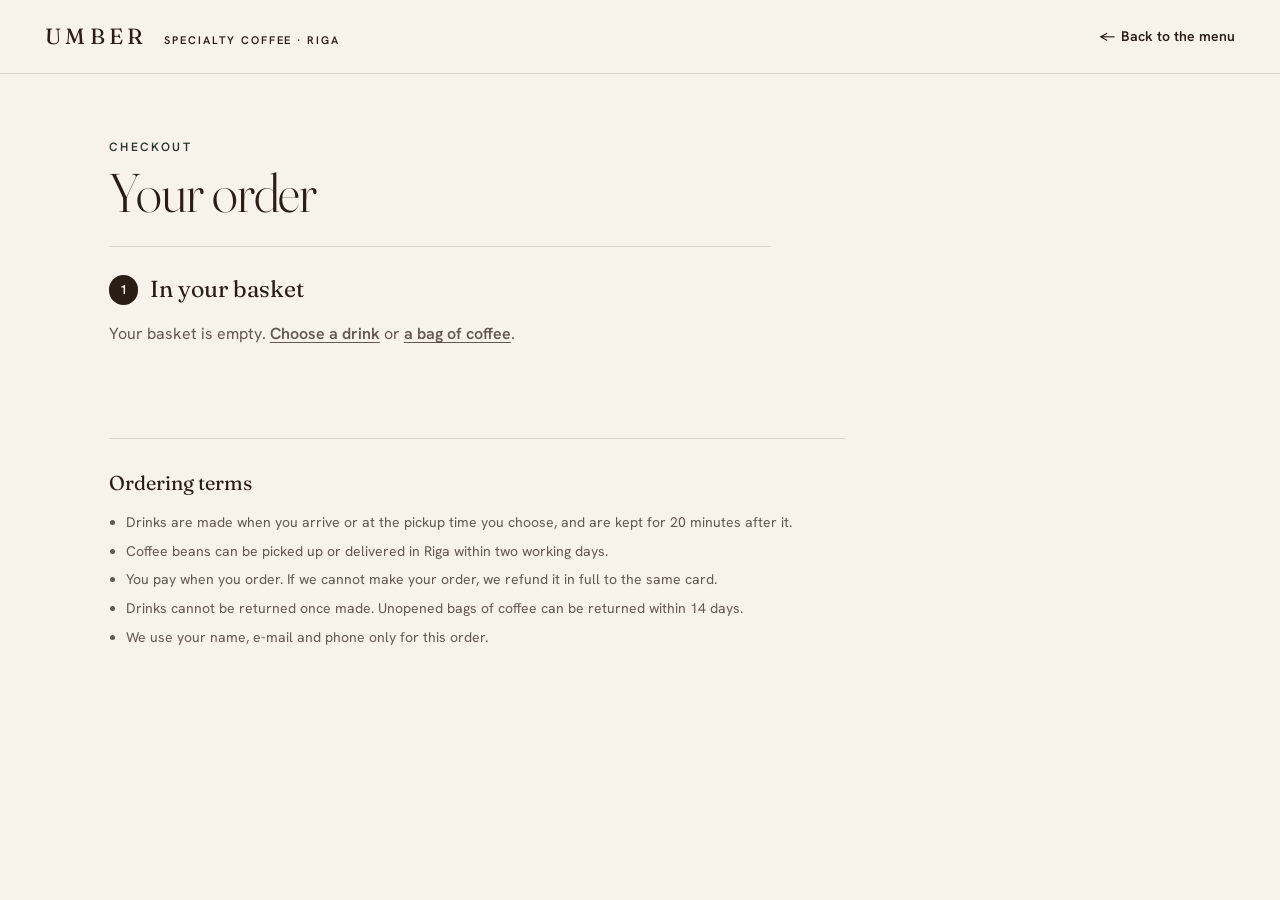
<file: checkout.html>
<!doctype html>
<html lang="en" data-checks="hide">
<head>
  <meta charset="utf-8">
  <meta name="viewport" content="width=device-width, initial-scale=1, viewport-fit=cover">
  <title>UMBER · Checkout</title>
  <meta name="description" content="Your UMBER order: pick up at the café in Riga, or have coffee beans delivered.">
  <meta name="theme-color" content="#f7f2ea">
  <meta name="robots" content="noindex">
  <link rel="icon" href="assets/img/favicon.svg" type="image/svg+xml">
  <link rel="apple-touch-icon" href="assets/img/apple-touch-icon.png">

  <link rel="preconnect" href="https://fonts.googleapis.com">
  <link rel="preconnect" href="https://fonts.gstatic.com" crossorigin>
  <link href="https://fonts.googleapis.com/css2?family=Fraunces:ital,opsz,wght@0,9..144,300..500;1,9..144,300..400&family=Hanken+Grotesk:wght@400;500;600&display=swap" rel="stylesheet">

  <link rel="stylesheet" href="styles.css">
  <link rel="stylesheet" href="shop.css">
  <link rel="stylesheet" href="checkout.css">
</head>
<body class="co-page">
  <a class="skip" href="#coMain">Skip to the order</a>

  <header class="co-bar">
    <a class="co-brand" href="index.html" aria-label="UMBER, back to the café">
      <span class="co-mark">UMBER</span>
      <span class="co-sub">Specialty coffee · Riga</span>
    </a>
    <a class="co-back" href="index.html#menu"><span aria-hidden="true">←</span> Back to the menu</a>
  </header>

  <main class="co" id="coMain">
    <!-- Messages: back from the payment page, or the demo note -->
    <div class="co-banner" id="coBanner" role="status" hidden></div>

    <!-- ============ The order form ============ -->
    <div class="co-grid" id="coForm">
      <form class="co-steps" id="checkoutForm" novalidate>
        <header class="co-head">
          <p class="shop-kicker">Checkout</p>
          <h1 class="co-title">Your order</h1>
        </header>

        <!-- 1. What you are ordering -->
        <section class="co-step" aria-labelledby="stepItems">
          <h2 class="co-h" id="stepItems"><span class="co-n">1</span> In your basket</h2>
          <ul class="co-lines" id="coLines"></ul>
          <p class="co-empty" id="coEmpty" hidden>Your basket is empty. <a href="index.html#menu">Choose a drink</a> or <a href="index.html#beans">a bag of coffee</a>.</p>
        </section>

        <!-- 2. Pick up or delivery -->
        <fieldset class="co-step" id="stepHow">
          <legend class="co-h"><span class="co-n">2</span> How you would like it</legend>
          <div class="co-choices">
            <label class="co-choice">
              <input type="radio" name="fulfilment" value="pickup" checked>
              <span class="co-choice-body">
                <span class="co-choice-title">Pick up at UMBER</span>
                <span class="co-choice-text">Ready at the counter when you arrive. Free.</span>
              </span>
            </label>
            <label class="co-choice" id="deliveryChoice">
              <input type="radio" name="fulfilment" value="delivery">
              <span class="co-choice-body">
                <span class="co-choice-title">Delivery in Riga</span>
                <span class="co-choice-text" id="deliveryText">Coffee beans only, by courier.</span>
              </span>
            </label>
          </div>
          <p class="co-note" id="deliveryNote" hidden></p>
        </fieldset>

        <!-- 3. When (pickup) or where (delivery) -->
        <fieldset class="co-step" id="stepWhen">
          <legend class="co-h"><span class="co-n">3</span> <span id="whenTitle">When you will pick it up</span></legend>
          <div id="pickupFields">
            <label class="co-field">
              <span class="co-label">Pickup time</span>
              <select name="pickupTime" id="pickupTime"></select>
            </label>
            <p class="co-note" id="hoursNote"></p>
          </div>
          <div id="deliveryFields" hidden>
            <label class="co-field">
              <span class="co-label">Street and house</span>
              <input type="text" name="street" autocomplete="address-line1" maxlength="120">
              <span class="co-error" data-error-for="street"></span>
            </label>
            <div class="co-row">
              <label class="co-field">
                <span class="co-label">Apartment <small>(optional)</small></span>
                <input type="text" name="apartment" autocomplete="address-line2" maxlength="40">
              </label>
              <label class="co-field">
                <span class="co-label">Postcode</span>
                <input type="text" name="postcode" autocomplete="postal-code" inputmode="numeric" placeholder="LV-1001" maxlength="8">
                <span class="co-error" data-error-for="postcode"></span>
              </label>
            </div>
            <p class="co-note">Riga only. We deliver within two working days. <mark class="check" title="Delivery area and time to confirm">CHECK</mark></p>
          </div>
        </fieldset>

        <!-- 4. Who it is for -->
        <fieldset class="co-step">
          <legend class="co-h"><span class="co-n">4</span> Your details</legend>
          <label class="co-field">
            <span class="co-label">Name</span>
            <input type="text" name="name" autocomplete="name" maxlength="80" required>
            <span class="co-error" data-error-for="name"></span>
          </label>
          <div class="co-row">
            <label class="co-field">
              <span class="co-label">E-mail</span>
              <input type="email" name="email" autocomplete="email" maxlength="120" required>
              <span class="co-error" data-error-for="email"></span>
            </label>
            <label class="co-field">
              <span class="co-label">Phone</span>
              <input type="tel" name="phone" autocomplete="tel" inputmode="tel" placeholder="+371" maxlength="20" required>
              <span class="co-error" data-error-for="phone"></span>
            </label>
          </div>
          <label class="co-field">
            <span class="co-label">A note for the barista <small>(optional)</small></span>
            <textarea name="note" rows="2" maxlength="300" placeholder="Oat milk, extra hot, no sugar…"></textarea>
          </label>
        </fieldset>

        <!-- 5. Pay -->
        <section class="co-step" aria-labelledby="stepPay">
          <h2 class="co-h" id="stepPay"><span class="co-n">5</span> Payment</h2>
          <div class="co-methods" role="radiogroup" aria-label="Payment method">
            <label class="co-method">
              <input type="radio" name="method" value="apple" checked>
              <span class="co-method-mark co-apple" aria-hidden="true"><svg viewBox="0 0 24 24"><path fill="currentColor" d="M16.4 12.6c0-2.3 1.9-3.4 2-3.5-1.1-1.6-2.8-1.8-3.4-1.8-1.4-.1-2.8.9-3.5.9s-1.8-.9-3-.8c-1.5 0-3 .9-3.8 2.3-1.6 2.8-.4 7 1.2 9.3.8 1.1 1.7 2.4 2.9 2.3 1.2 0 1.6-.7 3-.7s1.8.7 3 .7c1.3 0 2.1-1.1 2.8-2.3.9-1.3 1.3-2.6 1.3-2.6s-2.5-1-2.5-3.8zM14.1 5.8c.6-.8 1.1-1.9 1-3-1 0-2.1.6-2.8 1.4-.6.7-1.2 1.8-1 2.9 1 .1 2.1-.5 2.8-1.3z"/></svg></span>
              <span class="co-method-name">Apple Pay</span>
            </label>
            <label class="co-method">
              <input type="radio" name="method" value="google">
              <span class="co-method-mark co-gpay" aria-hidden="true">G</span>
              <span class="co-method-name">Google Pay</span>
            </label>
            <label class="co-method">
              <input type="radio" name="method" value="card">
              <span class="co-method-mark co-card" aria-hidden="true"><svg viewBox="0 0 24 24"><rect x="2.5" y="5.5" width="19" height="13" rx="2.5" fill="none" stroke="currentColor" stroke-width="1.6"/><path d="M2.5 9.5h19" stroke="currentColor" stroke-width="2.4"/></svg></span>
              <span class="co-method-name">Card <small>•••• 4242 · demo</small></span>
            </label>
          </div>
          <p class="co-pay-line">This is a concept site: paying here shows how the order would go, but no payment is taken and no card details are asked for.</p>
          <label class="co-check">
            <input type="checkbox" name="terms" required>
            <span>I agree to the <a href="#terms">ordering terms</a>.</span>
          </label>
          <span class="co-error" data-error-for="terms"></span>
          <button class="order co-pay" id="payBtn" type="submit">
            <span class="order-label">Pay</span><span class="order-price" id="payTotal">€0.00</span>
          </button>
          <p class="co-error co-form-error" id="formError" role="alert"></p>
        </section>
      </form>

      <!-- The summary, beside the form on large screens -->
      <aside class="co-summary" aria-labelledby="sumTitle">
        <div class="co-summary-in">
          <h2 class="co-h co-sum-h" id="sumTitle">Summary</h2>
          <dl class="co-sum">
            <div><dt>Items</dt><dd id="sumItems">€0.00</dd></div>
            <div><dt id="sumHowLabel">Pickup</dt><dd id="sumHow">Free</dd></div>
            <div class="co-sum-total"><dt>Total</dt><dd id="sumTotal">€0.00</dd></div>
          </dl>
          <p class="co-vat">Concept site: no payment is taken. Prices include 21% VAT. <mark class="check" title="VAT to confirm">CHECK</mark></p>
          <p class="co-where">Pick up at UMBER, in the centre of Riga <mark class="check" title="Street address to add">CHECK</mark></p>
        </div>
      </aside>
    </div>

    <!-- ============ After paying: the confirmation ============ -->
    <section class="co-done" id="coDone" hidden aria-labelledby="doneTitle" tabindex="-1">
      <div class="co-tick" aria-hidden="true"><svg viewBox="0 0 52 52"><circle cx="26" cy="26" r="24"/><path d="M15 27l7 7 15-16"/></svg></div>
      <p class="shop-kicker" id="doneKicker">Thank you</p>
      <h1 class="co-title" id="doneTitle">Your order is in</h1>
      <p class="co-done-lede" id="doneLede"></p>
      <dl class="co-done-meta" id="doneMeta"></dl>
      <ul class="co-lines co-lines-done" id="doneLines"></ul>
      <p class="co-concept">A concept site: no payment was taken and the order was not sent to the café.</p>
      <a class="order co-again" href="index.html"><span class="order-label">Back to the café</span><span class="order-price" aria-hidden="true">→</span></a>
    </section>

    <!-- ============ Ordering terms (proposed, to confirm) ============ -->
    <section class="co-terms" id="terms" aria-labelledby="termsTitle">
      <h2 class="co-h" id="termsTitle">Ordering terms <mark class="check" title="Terms to confirm with the café and a lawyer">CHECK</mark></h2>
      <ul>
        <li>Drinks are made when you arrive or at the pickup time you choose, and are kept for 20 minutes after it.</li>
        <li>Coffee beans can be picked up or delivered in Riga within two working days.</li>
        <li>You pay when you order. If we cannot make your order, we refund it in full to the same card.</li>
        <li>Drinks cannot be returned once made. Unopened bags of coffee can be returned within 14 days.</li>
        <li>We use your name, e-mail and phone only for this order.</li>
      </ul>
    </section>
  </main>

  <script src="order-config.js" defer></script>
  <script src="checkout.js" defer></script>
</body>
</html>
</file>
<file: styles.css>
/* ==========================================================================
   UMBER · styles
   One display font (Fraunces), one text font (Hanken Grotesk).
   Motion uses transform and opacity only.
   ========================================================================== */

:root {
  /* colour */
  --night: #120d0a;
  --ink: #f4ece2;
  --ink-soft: rgba(244, 236, 226, 0.78);
  --ink-faint: rgba(244, 236, 226, 0.5);
  --line: rgba(244, 236, 226, 0.24);
  --stop: #c0832f;            /* current tasting-note colour, set by app.js */

  /* type scale (strict) */
  --f-display: "Fraunces", "Iowan Old Style", Georgia, serif;
  --f-text: "Hanken Grotesk", system-ui, -apple-system, "Segoe UI", sans-serif;
  --t-xs: 0.75rem;     /* 12 */
  --t-s: 0.875rem;     /* 14 */
  --t-m: 1rem;         /* 16 */
  --t-l: clamp(1.0625rem, 0.95rem + 0.5vw, 1.25rem);
  --t-xl: clamp(2.375rem, 1.6rem + 3.6vw, 4.75rem);

  /* space */
  --gutter: clamp(1rem, 0.4rem + 3vw, 3rem);

  /* motion */
  --ease-out: cubic-bezier(0.22, 1, 0.36, 1);
  --ease-in-out: cubic-bezier(0.65, 0, 0.35, 1);
}

*, *::before, *::after { box-sizing: border-box; }
html { -webkit-text-size-adjust: 100%; }

body {
  margin: 0;
  background: var(--night);
  color: var(--ink);
  font-family: var(--f-text);
  font-size: var(--t-m);
  line-height: 1.5;
  -webkit-font-smoothing: antialiased;
  overflow-x: clip;
}

img { display: block; max-width: none; }
button { font: inherit; color: inherit; }

.sr-only {
  position: absolute; width: 1px; height: 1px; overflow: hidden;
  clip-path: inset(50%); white-space: nowrap;
}
.skip {
  position: fixed; left: 1rem; top: 1rem; z-index: 100;
  padding: 0.6rem 1rem; background: var(--ink); color: var(--night);
  border-radius: 999px; transform: translateY(-200%);
}
.skip:focus { transform: none; }
:focus-visible { outline: 1.5px solid var(--ink); outline-offset: 4px; }

/* the CHECK marks stay in the page for the café to confirm, hidden from visitors;
   open the page with ?checks (index.html?checks) to see them all */
html[data-checks="hide"] .check { display: none !important; }
.check {
  margin-left: 0.4rem;
  font-family: var(--f-text);
  font-size: 0.625rem;
  font-weight: 600;
  letter-spacing: 0.08em;
  padding: 0.1em 0.4em;
  border-radius: 3px;
  background: rgba(18, 13, 10, 0.12);
  color: rgba(18, 13, 10, 0.7);
  vertical-align: 0.15em;
}

/* ---------- Top bar ---------- */
.bar {
  position: fixed; inset: 0 0 auto 0; z-index: 40;
  display: flex; align-items: center; justify-content: space-between; gap: 1rem;
  padding: calc(env(safe-area-inset-top) + 0.9rem) var(--gutter) 0.9rem;
  pointer-events: none;
}
.bar > * { pointer-events: auto; }

.brand {
  display: flex; flex-direction: column; gap: 0.1rem;
  color: var(--ink); text-decoration: none;
}
.brand-mark {
  font-family: var(--f-display);
  font-size: 1.375rem;
  line-height: 1;
  letter-spacing: 0.2em;
}
.brand-sub {
  font-size: 0.6875rem;
  font-weight: 600;
  letter-spacing: 0.18em;
  text-transform: uppercase;
  color: var(--ink);
}

.bar-actions { display: flex; gap: 0.5rem; }
.bar-btn {
  display: inline-flex; align-items: center; justify-content: center; gap: 0.5rem;
  min-width: 44px; min-height: 44px;
  padding: 0 0.9rem;
  font-size: var(--t-s);
  background: rgba(18, 13, 10, 0.4);
  border: 1px solid var(--line);
  border-radius: 999px;
  cursor: pointer;
  -webkit-backdrop-filter: blur(10px);
  backdrop-filter: blur(10px);
  transition: border-color 0.3s var(--ease-out);
}
.bar-btn:hover { border-color: rgba(244, 236, 226, 0.55); }
.sound-label { display: none; }
.brand-city { display: none; }
/* phones: "Specialty coffee" stays on one line under the name */
.brand-sub { white-space: nowrap; }
@media (max-width: 419px) { .brand-sub { letter-spacing: 0.13em; font-size: 0.625rem; } }

/* a small level meter: still and dim when off, moving when on */
.sound-bars { display: inline-flex; align-items: flex-end; gap: 2px; height: 14px; }
.sound-bars i {
  width: 2.5px; height: 14px; background: currentColor; border-radius: 1px;
  transform-origin: bottom;
  opacity: 0.6;
}
.sound-bars i:nth-child(1) { transform: scaleY(0.45); }
.sound-bars i:nth-child(2) { transform: scaleY(1); }
.sound-bars i:nth-child(3) { transform: scaleY(0.7); }
.sound-on .sound-bars i { opacity: 1; }
.sound-on .sound-bars i { animation: eq 1.1s var(--ease-in-out) infinite alternate; }
.sound-on .sound-bars i:nth-child(2) { animation-delay: -0.4s; }
.sound-on .sound-bars i:nth-child(3) { animation-delay: -0.8s; }
@keyframes eq { from { transform: scaleY(0.25); } to { transform: scaleY(1); } }

.basket-count {
  display: inline-grid; place-items: center;
  min-width: 1.5rem; height: 1.5rem; padding: 0 0.35rem;
  border-radius: 999px;
  background: var(--ink); color: var(--night);
  font-size: var(--t-xs); font-weight: 600;
}
.basket-count.bump { animation: bump 0.5s var(--ease-out); }
@keyframes bump { 40% { transform: scale(1.35); } 100% { transform: scale(1); } }

/* ---------- First screen: doorway + café on one pinned stage ---------- */
.arrive { position: relative; height: 290vh; height: 290svh; }
@media (max-width: 899px) { .arrive { height: 230vh; height: 230svh; } }   /* phones: a shorter doorway (app.js) */
/* phones: what steps back on a shorter screen so the coffee never slides under the top bar (app.js, fitHero) */
@media (max-width: 899px) {
  .hero-ui.fit-1 .wheel-lede { display: none; }
  .hero-ui.fit-1 .wheel-label { margin-bottom: 1rem; }
  .hero-ui.fit-2 .dial-hint { display: none; }
  .hero-ui.fit-3 .to-go { display: none; }
  .hero-ui.fit-4 .coffee { --cup: 84px; }
  .hero-ui.fit-5 .coffee { --cup: 68px; }
}
.hero {
  position: sticky; top: 0;
  height: 100vh; height: 100svh;
  overflow: hidden;
  isolation: isolate;
}
/* phones and tablets: the café fills the screen you actually see. When the browser's bars fold away the
   picture grows with it, so the space they leave is air for the composition, not an empty strip below it
   (app.js lays the stage out again when the height changes) */
@media (max-width: 899px) { .hero { height: 100dvh; } }

/* the street */
.street {
  position: absolute; inset: 0; z-index: 6;
  will-change: transform;
}
.street-drift {
  position: absolute; inset: 0;
  animation: drift 16s var(--ease-in-out) infinite alternate;
}
.street img {
  width: 100%; height: 100%;
  object-fit: cover;
  object-position: 51% 60%;
}
.street-shade {
  position: absolute; inset: 0;
  background:
    radial-gradient(120% 80% at 50% 62%, rgba(12, 8, 6, 0) 30%, rgba(12, 8, 6, 0.5) 100%),
    linear-gradient(to bottom, rgba(12, 8, 6, 0.62), rgba(12, 8, 6, 0) 42%),
    linear-gradient(to top, rgba(12, 8, 6, 0.72), rgba(12, 8, 6, 0) 34%);
}
@keyframes drift {
  from { transform: scale(1.02); }
  to   { transform: scale(1.08) translate3d(0, -0.6%, 0); }
}
.threshold {
  position: absolute; inset: 0; z-index: 7;
  background: #0d0907;
  opacity: 0;
  pointer-events: none;
}

/* doorway words */
.door-copy {
  position: absolute; z-index: 8;
  left: var(--gutter); right: var(--gutter);
  top: calc(env(safe-area-inset-top) + 5rem);
  bottom: calc(env(safe-area-inset-bottom) + 2rem);
  display: flex; flex-direction: column;
  will-change: transform, opacity;
}
.door-copy .eyebrow {
  margin: 0;
  font-size: var(--t-xs); font-weight: 500;
  letter-spacing: 0.16em; text-transform: uppercase;
  color: var(--ink-soft);
}
.wordmark {
  margin: 0.5rem 0 0 -0.04em;
  font-family: var(--f-display);
  font-weight: 300;
  font-size: clamp(5rem, 1rem + 19vw, 15rem);
  line-height: 0.82;
  letter-spacing: -0.02em;
  font-variation-settings: "opsz" 144;
  display: flex;
}
.wordmark span { display: inline-block; }
.door-line {
  margin: auto 0 0;
  max-width: 22ch;
  font-family: var(--f-display);
  font-size: var(--t-l);
  line-height: 1.3;
  font-weight: 300;
}
.door-line em { font-style: italic; color: var(--ink-soft); }
.cue {
  margin: 1.5rem 0 0;
  display: flex; align-items: center; gap: 0.75rem;
  font-size: var(--t-xs); letter-spacing: 0.16em; text-transform: uppercase;
  color: var(--ink-soft);
}
.cue-line {
  position: relative; display: block;
  width: 1px; height: 2.5rem; overflow: hidden;
  background: var(--line);
}
.cue-line::after {
  content: ""; position: absolute; inset: 0;
  background: var(--ink);
  transform: translateY(-100%);
  animation: cue 2.2s var(--ease-in-out) infinite;
}
@keyframes cue {
  0% { transform: translateY(-100%); }
  55% { transform: translateY(0); }
  100% { transform: translateY(100%); }
}
.door-in {
  opacity: 0;
  transform: translateY(0.4em);
  animation: rise 1.1s var(--ease-out) forwards;
  animation-delay: calc(0.25s + var(--i) * 0.07s);
}

/* the logo in the bar appears once you are inside */
.brand { opacity: 0; transform: translateY(-6px); transition: opacity 0.6s var(--ease-out), transform 0.6s var(--ease-out); }
.bar.is-inside .brand { opacity: 1; transform: none; }

/* phones: the photograph fills the top, the coffee and the wheel sit below the cup */
.hero-media {
  position: absolute; inset: 0 0 auto 0; z-index: 1;
  height: 58svh;
  overflow: hidden;
  will-change: transform;
}
.hero-ui.is-ready { visibility: visible; }
.room-img {
  position: absolute; inset: 0;
  width: 100%; height: 100%;
  object-fit: cover;
  object-position: 54% 50%;   /* phones: keep the bar and the baristas in view */
  opacity: 0;
}
.room-img[data-room="morning"] { opacity: 1; } /* base layer; the others fade over it */
.tints, .shade { position: absolute; inset: 0; pointer-events: none; z-index: 2; }
.tints > div { position: absolute; inset: 0; opacity: 0; }
.shade {
  background:
    linear-gradient(to top, var(--night) 0%, rgba(18, 13, 10, 0.55) 22%, rgba(18, 13, 10, 0) 48%),
    linear-gradient(to bottom, rgba(18, 13, 10, 0.55) 0%, rgba(18, 13, 10, 0) 24%);
}

.motes {
  position: absolute; inset: 0; z-index: 2;
  width: 100%; height: 100%;
  pointer-events: none;
}

.hero-ui {
  position: relative; z-index: 3;
  height: 100%;
  opacity: 0;
  visibility: hidden;
  pointer-events: none;
  will-change: transform, opacity;
  display: flex; flex-direction: column; justify-content: flex-end; gap: 0.5rem;
  padding: 0 var(--gutter) calc(env(safe-area-inset-bottom) + 1rem);
}

/* the coffee */
.coffee { max-width: 30rem; }
.coffee > * { transition: opacity 0.45s var(--ease-out), transform 0.45s var(--ease-out); }
.coffee.is-swapping > * { opacity: 0; transform: translateY(10px); }
.coffee > *:nth-child(2) { transition-delay: 0.04s; }
.coffee > *:nth-child(3) { transition-delay: 0.08s; }
.coffee > *:nth-child(4) { transition-delay: 0.12s; }
.coffee > *:nth-child(5) { transition-delay: 0.16s; }

.note-label {
  margin: 0;
  display: flex; align-items: center; gap: 0.5rem;
  font-size: var(--t-xs);
  font-weight: 500;
  letter-spacing: 0.16em;
  text-transform: uppercase;
  color: var(--ink-soft);
}
.note-label strong { font-weight: 600; color: var(--ink); }
.note-dot {
  width: 8px; height: 8px; border-radius: 50%;
  background: var(--stop);
  box-shadow: 0 0 0 3px rgba(244, 236, 226, 0.16);
}

.coffee-name {
  margin: 0.4rem 0 0;
  font-family: var(--f-display);
  font-weight: 300;
  font-size: var(--t-xl);
  line-height: 1;
  letter-spacing: -0.015em;
  font-variation-settings: "opsz" 144;
}
.coffee-desc {
  margin: 0.6rem 0 0;
  max-width: 34ch;
  font-size: var(--t-m);
  line-height: 1.45;
  color: var(--ink-soft);
}
.coffee-meta {
  margin: 0.75rem 0 0;
  display: flex; flex-wrap: wrap; gap: 0.35rem 1.5rem;
  font-size: var(--t-s);
}
.coffee-meta div { display: flex; gap: 0.4rem; }
.coffee-meta dt { color: var(--ink-faint); }
.coffee-meta dd { margin: 0; color: var(--ink); }

.order {
  margin-top: 1rem;
  display: inline-flex; align-items: center; gap: 0.75rem;
  min-height: 52px;
  padding: 0 0.5rem 0 1.4rem;
  font-size: var(--t-m); font-weight: 600;
  color: var(--night);
  background: var(--ink);
  border: 0; border-radius: 999px;
  cursor: pointer;
  box-shadow: 0 12px 30px rgba(0, 0, 0, 0.3);
  transition: transform 0.35s var(--ease-out);
}
.order:hover { transform: translateY(-2px); }
.order:active { transform: scale(0.98); }
.order-price {
  display: inline-flex; align-items: center;
  min-height: 38px; padding: 0 0.9rem;
  border-radius: 999px;
  background: rgba(18, 13, 10, 0.08);
}
.order.is-added .order-label::after { content: " · added"; }

/* load-in reveal */
.reveal-load {
  opacity: 0;
  transform: translateY(14px);
  animation: rise 1s var(--ease-out) forwards;
  animation-delay: calc(0.2s + var(--i) * 0.08s);
}
@keyframes rise { to { opacity: 1; transform: none; } }

/* ---------- The tasting wheel ---------- */
.wheel-wrap {
  display: flex; flex-direction: column; align-items: center;
  align-self: center;
}
.dial {
  --size: 128px;
  position: relative;
  width: calc(var(--size) + 220px);
  max-width: calc(100vw - 2 * var(--gutter));
  padding: 48px 0 6px;
  display: flex; justify-content: center; align-items: flex-start;
  touch-action: pan-y;               /* a swipe on the wheel still scrolls the page; the knob itself turns */
  user-select: none; -webkit-user-select: none;
}
.sectors {
  position: absolute; left: 0; top: 0;
  width: 100%; height: 100%;
  overflow: visible;
  pointer-events: none;
}
.sectors path {
  fill: none;
  stroke: rgba(244, 236, 226, 0.22);
  stroke-width: 3;
  stroke-linecap: round;
  transition: stroke 0.3s var(--ease-out), opacity 0.3s var(--ease-out);
}
.sectors path.is-near, .sectors path.is-hover { stroke: rgba(244, 236, 226, 0.7); }
.sectors path.is-current { stroke: var(--ink); stroke-width: 4; }
.sectors path.sector-hit {
  stroke: transparent;
  stroke-width: 34;
  stroke-linecap: butt;
  pointer-events: stroke;
  cursor: pointer;
}

.knob {
  position: relative;
  width: var(--size); height: var(--size);
  border-radius: 50%;
  cursor: grab;
  touch-action: pan-y;               /* a finger turns it sideways; an up or down swipe scrolls the page */
}
.knob:active { cursor: grabbing; }
.knob-face {
  position: absolute; inset: 0;
  border-radius: 50%;
  background:
    radial-gradient(circle at 50% 30%, rgba(244, 236, 226, 0.14), rgba(244, 236, 226, 0) 60%),
    rgba(18, 13, 10, 0.62);
  border: 1px solid rgba(244, 236, 226, 0.35);
  box-shadow: 0 18px 40px rgba(0, 0, 0, 0.35), inset 0 1px 0 rgba(244, 236, 226, 0.12);
  -webkit-backdrop-filter: blur(14px);
  backdrop-filter: blur(14px);
  will-change: transform;
}
.knob-face::after {
  /* fine grip ridges around the edge */
  content: ""; position: absolute; inset: 5%;
  border-radius: 50%;
  background: repeating-conic-gradient(rgba(244, 236, 226, 0.1) 0 1deg, transparent 1deg 6deg);
  -webkit-mask: radial-gradient(circle, transparent 80%, #000 81%);
  mask: radial-gradient(circle, transparent 80%, #000 81%);
}
.knob-notch {
  position: absolute; left: 50%; top: 5%;
  width: 3px; height: 11%;
  margin-left: -1.5px;
  border-radius: 2px;
  background: var(--ink);
}
.knob-center {
  position: absolute; inset: 22%;
  display: flex; flex-direction: column; align-items: center; justify-content: center;
  text-align: center;
  pointer-events: none;
}
.knob-kicker {
  font-size: 0.6875rem;
  font-weight: 600;
  letter-spacing: 0.16em;
  line-height: 1.25;
  text-transform: uppercase;
  color: var(--ink-faint);
}
.knob-note {
  margin-top: 0.2rem;
  font-family: var(--f-display);
  font-style: italic;
  font-size: 1rem;
  line-height: 1.1;
  white-space: nowrap;
}
.knob.is-nudge .knob-face { animation: nudge 1.6s var(--ease-in-out) 1; }
@keyframes nudge {
  0%, 100% { transform: rotate(var(--rot, 0deg)); }
  30% { transform: rotate(calc(var(--rot, 0deg) + 14deg)); }
  65% { transform: rotate(calc(var(--rot, 0deg) - 8deg)); }
}

.dial-stops { position: absolute; inset: 0; pointer-events: none; }
.dial-stop {
  position: absolute; left: 50%; top: 50%;
  min-height: 44px; min-width: 44px;
  padding: 0 0.3rem;
  display: grid; place-items: center;
  font-size: var(--t-xs);
  font-weight: 500;
  letter-spacing: 0.04em;
  white-space: nowrap;
  color: rgba(244, 236, 226, 0.66);
  background: none; border: 0;
  border-radius: 999px;
  cursor: pointer;
  pointer-events: auto;
  transition: color 0.3s var(--ease-out);
}
.dial-stop:hover, .dial-stop.is-near, .dial-stop.is-hover { color: var(--ink); }
.dial-stop.is-current { color: var(--ink); font-weight: 600; }

.dial-hint {
  margin: 0.15rem 0 0;
  max-width: 30ch;
  font-size: var(--t-xs);
  line-height: 1.4;
  color: var(--ink-soft);
  text-align: center;
}

/* ---------- The coffee beside the name (phones and tablets) ---------- */
.coffee { position: relative; }
/* a quiet pool of shade behind the coffee's name, so it reads over a busy room */
@media (min-width: 900px) {
  .coffee::before {
    content: ""; position: absolute; z-index: -1;
    inset: -3rem -5rem -2rem -3rem;
    background: radial-gradient(ellipse 60% 58% at 38% 56%, rgba(14, 10, 8, 0.58), rgba(14, 10, 8, 0) 72%);
    pointer-events: none;
  }
}
@media (max-width: 899px) {
  .coffee::before {
    content: ""; position: absolute; z-index: -1;
    inset: -2.5rem calc(-1 * var(--gutter)) -1.5rem calc(-1 * var(--gutter));
    background: radial-gradient(ellipse 100% 78% at 34% 56%, rgba(14, 10, 8, 0.8) 0%, rgba(14, 10, 8, 0.55) 45%, rgba(14, 10, 8, 0) 82%);
    pointer-events: none;
  }
}
.coffee-name, .coffee-desc { text-shadow: 0 1px 2px rgba(10, 7, 5, 0.3), 0 2px 24px rgba(10, 7, 5, 0.55); }
.coffee-media {
  position: absolute; right: 0; top: 0;
  width: clamp(104px, 30vw, 132px);
  aspect-ratio: 1;
  border-radius: 12px;
  overflow: hidden;
  background: #17110d;
  border: 1px solid rgba(244, 236, 226, 0.14);
  box-shadow: 0 12px 28px rgba(0, 0, 0, 0.4);
}
.coffee-media video {
  width: 100%; height: 100%;
  object-fit: cover;
  object-position: 50% 62%;
  transform: scale(1.12);           /* frames the cup and saucer, keeps room for the steam */
  transform-origin: 50% 66%;
  transition: opacity 0.35s var(--ease-out);
}
.coffee.is-swapping .coffee-media video { opacity: 0; }
/* phones and tablets: the coffee's words run the full width, clear of the barista; below them one quiet
   panel is the coffee itself: a large photo of this cup, and beside it what it is (beans, how it is brewed)
   with "Order this coffee" under that, so the cup is the biggest thing in the panel; "Order takeaway"
   is one wide card along its foot */
@media (max-width: 1099px) {
  .coffee {
    --cup: clamp(84px, min(32vw, 17svh), 148px); --thumb: 64px; --pad: 8px;   /* as large as the screen allows: shorter phones get a smaller cup so the name stays clear of the top bar */
    display: grid;
    grid-template-columns: calc(var(--cup) + var(--pad)) minmax(0, 1fr);
    column-gap: 1rem;
  }
  .coffee::after {
    content: ""; z-index: -1;
    grid-column: 1 / -1; grid-row: 4 / 7;
    margin-top: 1.1rem;
    border-radius: 20px;
    background: rgba(18, 13, 10, 0.42); border: 1px solid rgba(244, 236, 226, 0.16);
    -webkit-backdrop-filter: blur(12px); backdrop-filter: blur(12px);
    pointer-events: none;
  }
  .coffee > .note-label { grid-column: 1 / -1; grid-row: 1; }
  .coffee > .coffee-name { grid-column: 1 / -1; grid-row: 2; max-width: 62%; }   /* a long name breaks onto two lines before it reaches the barista */
  .coffee > .coffee-desc { grid-column: 1 / -1; grid-row: 3; }
  .coffee > .coffee-media {
    position: relative; top: auto; right: auto;
    grid-column: 1; grid-row: 4 / 6; align-self: start;
    width: var(--cup); margin: calc(1.1rem + var(--pad)) 0 var(--pad) var(--pad);
    border-radius: 13px; box-shadow: none;
  }
  .coffee > .coffee-meta {
    grid-column: 2; grid-row: 4; align-self: start;
    flex-direction: column; gap: 0.3rem;
    margin: calc(1.1rem + var(--pad) + 0.35rem) var(--pad) 0 0;
    font-size: var(--t-s); line-height: 1.3;
  }
  .coffee > .coffee-meta div { flex-direction: column; gap: 0.05rem; }
  .coffee > .coffee-meta dt { font-size: 0.625rem; font-weight: 600; letter-spacing: 0.14em; text-transform: uppercase; }
  .coffee > .order {
    grid-column: 2; grid-row: 5; align-self: end; justify-self: stretch;
    justify-content: space-between;
    min-height: 48px; gap: 0.5rem;
    margin: 0.6rem var(--pad) var(--pad) 0;
    padding: 0 0.35rem 0 1.1rem;
    box-shadow: 0 8px 22px rgba(0, 0, 0, 0.28);
  }
  .coffee > .order .order-price { min-height: 36px; padding: 0 0.75rem; }
  /* takeaway: one wide card along the panel's foot, the photo filling its left end, the whole card a link */
  .coffee > .to-go {
    position: relative; grid-column: 1 / -1; grid-row: 6;
    max-width: none; min-height: 58px; margin: 0.75rem var(--pad) var(--pad); padding: 0; gap: 0;
    align-items: stretch; overflow: hidden;
    border: 1px solid rgba(201, 146, 84, 0.42); border-radius: 14px;
    background: linear-gradient(90deg, rgba(201, 146, 84, 0.13), rgba(201, 146, 84, 0.05));
    -webkit-backdrop-filter: none; backdrop-filter: none;
    transition: border-color 0.3s var(--ease-out), background-color 0.3s var(--ease-out);
  }
  .coffee > .to-go:hover { border-color: rgba(201, 146, 84, 0.75); }
  .coffee > .to-go .to-go-img { width: calc(var(--cup) * 0.62); height: 56px; border-radius: 0; }   /* a low strip, the cups cropped from the middle */
  .coffee > .to-go .to-go-img.is-missing { display: none; }
  .coffee > .to-go .to-go-body { flex: 1; min-width: 0; display: flex; }
  .coffee > .to-go .to-go-line { display: none; }
  .coffee > .to-go .to-go-actions { flex: 1; }
  .coffee > .to-go .to-go-main {
    flex: 1; justify-content: space-between; min-height: 56px; padding: 0 1.1rem 0 1.15rem;
    background: none; border-radius: 0; color: #d6a066; font-size: var(--t-m); font-weight: 500; letter-spacing: 0.005em;
  }
  .coffee > .to-go .to-go-main:hover { background: none; transform: none; }
  .coffee > .to-go .to-go-main::after { content: ""; position: absolute; inset: 0; }   /* the photo opens it too */
  .coffee > .to-go .to-go-main span { font-size: 1.15em; transition: transform 0.3s var(--ease-out); }
  .coffee > .to-go:hover .to-go-main span { transform: translateX(3px); }
}
/* narrower phones: "Order this coffee" needs a whole row to stay on one line, so it moves under the cup
   and runs the panel's full width; the cup and its details stay side by side above it */
@media (max-width: 419px) {
  .coffee > .coffee-media { grid-row: 4; margin-bottom: 0; }
  .coffee > .coffee-meta { align-self: center; margin-top: calc(1.1rem + var(--pad)); }
  .coffee > .order { grid-column: 1 / -1; grid-row: 5; margin: 0.6rem var(--pad) var(--pad); }
}

/* ---------- The wheel label ---------- */
.wheel-label {
  margin: 0 0 -0.25rem;
  font-size: 0.6875rem;
  font-weight: 600;
  letter-spacing: 0.18em;
  text-transform: uppercase;
  color: var(--ink-soft);
}

/* phones and tablets: the wheel's title sits between two fine lines, as a chapter heading */
@media (max-width: 899px) {
  .wheel-label { margin-top: 1.5rem; }   /* air between the coffee panel and the wheel */
  .hero-ui.fit-6 .wheel-label { margin-top: 0.5rem; }
  .wheel-label { align-self: stretch; display: flex; align-items: center; justify-content: center; gap: 1rem; }
  .wheel-label::before, .wheel-label::after { content: ""; flex: 1; max-width: 6rem; height: 1px; background: linear-gradient(to right, rgba(201, 146, 84, 0), rgba(201, 146, 84, 0.45)); }
  .wheel-label::after { transform: scaleX(-1); }
}

/* ---------- Coffee card (desktop): a coffee served beside the wheel ---------- */
.wheel-wrap { position: relative; }
.preview {
  /* sits to the left of the wheel, over the oak bar front, clear of the baristas and the machine */
  position: absolute; z-index: 5;
  right: calc(100% + 1.25rem); bottom: 1.5rem;
  width: clamp(320px, 27vw, 420px);
  height: 250px;                    /* fixed, so switching coffees never changes the card's size */
  display: grid; grid-template-columns: 54% 1fr;
  overflow: hidden;
  background: rgba(22, 16, 12, 0.88);
  border: 1px solid rgba(244, 236, 226, 0.14);
  border-radius: 16px;
  box-shadow: 0 24px 60px rgba(0, 0, 0, 0.45), 0 2px 0 rgba(244, 236, 226, 0.04) inset;
  -webkit-backdrop-filter: blur(18px);
  backdrop-filter: blur(18px);
  opacity: 0;
  transform: translate3d(0, 10px, 0);
  transition: opacity 0.4s var(--ease-out), transform 0.4s var(--ease-out);
  pointer-events: none;
}
.preview[hidden] { display: grid; visibility: hidden; }
.preview.is-open { opacity: 1; transform: none; pointer-events: auto; visibility: visible; }

.preview-media {
  position: relative;
  height: 100%;
  background: #17110d;
  overflow: hidden;
}
.pm-layer {
  position: absolute; inset: 0;
  width: 100%; height: 100%;
  object-fit: cover;
  object-position: 50% 60%;
  transform: scale(1.22);           /* cup and saucer large, steam space above */
  transform-origin: 50% 70%;
  opacity: 0;
  transition: opacity 0.5s var(--ease-in-out);
}
.pm-layer.is-front { opacity: 1; }
/* a soft fade where the photo meets the text */
.preview-media::after {
  content: ""; position: absolute; inset: 0 0 0 auto; width: 22%;
  background: linear-gradient(to right, rgba(22, 16, 12, 0), rgba(22, 16, 12, 0.9));
  pointer-events: none;
}

.preview-body {
  display: flex; flex-direction: column;
  min-width: 0;
  padding: 1rem 1rem 0.9rem 0.6rem;
  transition: opacity 0.25s var(--ease-out);
}
.preview.is-swapping .preview-body { opacity: 0; }
.preview-note {
  margin: 0;
  font-size: 0.625rem; font-weight: 600;
  letter-spacing: 0.1em; text-transform: uppercase;
  line-height: 1.5;
  color: var(--ink-soft);
}
.preview-note .note-dot {
  display: inline-block; vertical-align: 0.1em; margin-right: 0.4rem;
  width: 6px; height: 6px; box-shadow: none; background: var(--pv, var(--stop));
}
.preview-coffee {
  margin: 0.45rem 0 0;
  font-family: var(--f-display);
  font-size: clamp(1.25rem, 0.9rem + 0.6vw, 1.5rem);
  line-height: 1.05;
}
.preview-desc {
  margin: 0.45rem 0 0;
  font-size: var(--t-xs);
  line-height: 1.45;
  color: var(--ink-soft);
}
.preview-meta {
  margin: 0.45rem 0 0;
  font-size: 0.6875rem;
  line-height: 1.4;
  color: var(--ink-faint);
}
.preview-foot {
  margin-top: auto; padding-top: 0.7rem;
  display: flex; align-items: center; justify-content: space-between; gap: 0.5rem;
}
.preview-price { font-size: var(--t-m); font-weight: 600; }
.preview-add {
  min-height: 36px; padding: 0 0.9rem;
  font-size: var(--t-xs); font-weight: 600;
  white-space: nowrap;
  color: var(--night); background: var(--ink);
  border: 0; border-radius: 999px;
  cursor: pointer;
  transition: transform 0.3s var(--ease-out);
}
.preview-add:hover { transform: translateY(-1px); }
.preview-add.is-added::after { content: " ✓"; }

/* desktop shows the card; phones and tablets show the coffee beside the name */
@media (max-width: 1099px) {
  .preview { display: none !important; }
}
@media (min-width: 1100px) {
  .coffee-media { display: none; }
  .coffee > .note-label, .coffee > .coffee-name, .coffee > .coffee-desc { padding-right: 0; }
}
/* ---------- Short phones: tighten ---------- */
@media (max-width: 899px) and (max-height: 760px) {
  .hero-media { height: 54svh; }
  .coffee-desc { display: none; }
  .dial { --size: 112px; padding-top: 44px; }
  .order { margin-top: 0.75rem; }
}

/* ---------- Larger screens: full-bleed photograph, coffee left, wheel right ---------- */
@media (min-width: 900px) {
  .sound-label, .brand-city { display: inline; }
  .brand { flex-direction: row; align-items: baseline; gap: 1rem; }
  .hero-media { height: 100%; }
  .room-img { object-position: 50% 50%; }
  .shade {
    background:
      linear-gradient(to right, rgba(18, 13, 10, 0.62) 0%, rgba(18, 13, 10, 0.3) 28%, rgba(18, 13, 10, 0) 46%),
      linear-gradient(to top, rgba(18, 13, 10, 0.78) 0%, rgba(18, 13, 10, 0.35) 22%, rgba(18, 13, 10, 0) 40%),
      linear-gradient(to bottom, rgba(18, 13, 10, 0.5) 0%, rgba(18, 13, 10, 0) 18%);
  }
  .hero-ui {
    flex-direction: row; align-items: flex-end; justify-content: space-between;
    padding-bottom: clamp(1.5rem, 5vh, 3.5rem);
  }
  .coffee { max-width: min(30rem, 38vw); padding-bottom: 0.25rem; }
  .coffee-desc { font-size: var(--t-l); }
  .dial { --size: 168px; padding-top: 56px; }
  .wheel-wrap { align-self: flex-end; }
}
@media (min-width: 900px) and (max-width: 1279px) {
  .coffee { max-width: 44vw; }
  .dial { --size: 136px; padding-top: 50px; width: calc(var(--size) + 200px); }
}

/* ---------- Reduced motion ---------- */
@media (prefers-reduced-motion: reduce) {
  .street-drift, .cue-line::after { animation: none; }
  .door-in { animation-duration: 0.01s; animation-delay: 0s; }
  .sound-on .sound-bars i { animation: none; }
  .reveal-load { animation-duration: 0.01s; animation-delay: 0s; }
  .knob.is-nudge .knob-face { animation: none; }
  .preview, .preview-body, .pm-layer, .coffee-media video { transition: none; }
}

@media (min-width: 1100px) and (max-width: 1279px) {
  .coffee { max-width: 28vw; }
}
@media (min-width: 1280px) and (max-width: 1439px) {
  .coffee { max-width: 31vw; }
}
.nowrap { white-space: nowrap; }

/* ==========================================================================
   The journey: one bean from origin to your cup (story.js)
   ========================================================================== */
.story { position: relative; height: 760vh; height: 760svh; background: var(--night); }
.story-stage {
  position: sticky; top: 0;
  height: 100vh; height: 100svh;
  overflow: hidden;
  isolation: isolate;
}

/* scenes */
.scenes { position: absolute; inset: 0; z-index: 1; }
.scene {
  position: absolute; inset: 0;
  opacity: 0;
  will-change: opacity;
}
.scene img, .scene-video {
  position: absolute; inset: 0;
  width: 100%; height: 100%;
  object-fit: cover;
  object-position: 64% 50%;        /* phones: keep the subject (right of centre) in view */
  will-change: transform;
}
.scene-final img { object-position: 58% 50%; }
.scene .scene-layer { opacity: 0; }   /* the opened cherry, same frame as the photo under it */

/* roasting: warm amber light from the drum, rising as the beans darken. Opacity only. */
.roast-glow {
  position: absolute; inset: 0;
  background:
    radial-gradient(ellipse 34% 30% at 76% 24%, rgba(255, 158, 72, 0.34), rgba(255, 158, 72, 0) 70%),
    radial-gradient(ellipse 46% 26% at 64% 64%, rgba(255, 128, 48, 0.2), rgba(255, 128, 48, 0) 72%);
  mix-blend-mode: screen;
  opacity: 0;
  pointer-events: none;
}
.roast-glow::after {
  /* the heat breathes, slowly */
  content: ""; position: absolute; inset: 0;
  background: radial-gradient(ellipse 30% 24% at 74% 28%, rgba(255, 170, 90, 0.22), rgba(255, 170, 90, 0) 70%);
  animation: ember 3.6s cubic-bezier(0.45, 0, 0.55, 1) infinite alternate;
}
@keyframes ember { from { opacity: 0.35; } to { opacity: 1; } }

/* a soft focus on the one bean, between the roaster and the grinder */
.story-dim {
  position: absolute; inset: 0;
  background: radial-gradient(ellipse 60% 55% at 58% 45%, rgba(18, 13, 10, 0.15), rgba(18, 13, 10, 0.85) 75%);
  opacity: 0;
  pointer-events: none;
}

.story-shade {
  position: absolute; inset: 0;
  background:
    linear-gradient(to top, rgba(18, 13, 10, 0.95) 0%, rgba(18, 13, 10, 0.72) 34%, rgba(18, 13, 10, 0) 64%),
    linear-gradient(to bottom, rgba(18, 13, 10, 0.55) 0%, rgba(18, 13, 10, 0) 20%);
  pointer-events: none;
}
.scene-final::after {
  /* the café, quieter, so the cup can lead */
  content: ""; position: absolute; inset: 0;
  background: rgba(14, 10, 8, 0.55);
}

/* the cup you chose */
.final-cup {
  position: absolute; z-index: 3;
  left: 50%; top: 30%;
  width: min(62vw, 300px); aspect-ratio: 1;
  margin: calc(min(62vw, 300px) / -2) 0 0 calc(min(62vw, 300px) / -2);
  border-radius: 18px;
  overflow: hidden;
  background: #17110d;
  border: 1px solid rgba(244, 236, 226, 0.14);
  box-shadow: 0 30px 70px rgba(0, 0, 0, 0.5);
  opacity: 0;
  will-change: transform, opacity;
}
.final-cup video {
  width: 100%; height: 100%;
  object-fit: cover; object-position: 50% 60%;
  transform: scale(1.12); transform-origin: 50% 66%;
}

/* the bean */
.bean {
  position: absolute; z-index: 4; left: 0; top: 0;
  width: clamp(84px, 13vmin, 168px); aspect-ratio: 1;
  margin: calc(clamp(84px, 13vmin, 168px) / -2) 0 0 calc(clamp(84px, 13vmin, 168px) / -2);
  opacity: 0;
  will-change: transform, opacity;
  filter: drop-shadow(0 18px 22px rgba(0, 0, 0, 0.55));
}
.bean-img { position: absolute; inset: 0; width: 100%; height: 100%; opacity: 0; }
.bean-img[data-roast="green"] { opacity: 1; }

.grounds {
  position: absolute; inset: 0; z-index: 5;
  width: 100%; height: 100%;
  pointer-events: none;
}

/* chapter words */
.chapters {
  position: absolute; z-index: 6;
  left: var(--gutter); right: var(--gutter);
  bottom: calc(env(safe-area-inset-bottom) + 3.25rem);
}
.chapter {
  position: absolute; left: 0; bottom: 0;
  max-width: 30rem;
  opacity: 0;
  --base: 0px;
  transform: translate3d(0, calc(var(--base) + var(--dy, 18px)), 0);
  will-change: transform, opacity;
}
.chapter.is-active { pointer-events: auto; }
.chapter:not(.is-active) { pointer-events: none; }
.chapter-kicker {
  margin: 0;
  display: flex; align-items: center; gap: 0.6rem;
  font-size: var(--t-xs); font-weight: 600;
  letter-spacing: 0.18em; text-transform: uppercase;
  color: var(--ink-soft);
}
.chapter-kicker span { color: var(--ink); }
.chapter-kicker .check { background: rgba(244, 236, 226, 0.14); color: var(--ink-soft); }
.chapter-title, .chapter-body, .chapter-kicker { text-shadow: 0 1px 2px rgba(10, 7, 5, 0.35), 0 2px 28px rgba(10, 7, 5, 0.6); }
.chapter-title {
  margin: 0.7rem 0 0;
  font-family: var(--f-display);
  font-weight: 300;
  font-size: clamp(2rem, 1.3rem + 3.2vw, 4.25rem);
  line-height: 1.02;
  letter-spacing: -0.015em;
  font-variation-settings: "opsz" 144;
  text-wrap: balance;
}
.chapter-body {
  margin: 0.9rem 0 0;
  max-width: 34ch;
  font-size: var(--t-l);
  line-height: 1.45;
  color: var(--ink-soft);
}
.chapter-actions {
  margin-top: 1.4rem;
  display: flex; flex-wrap: wrap; align-items: center; gap: 0.75rem 1.25rem;
}
.chapter-actions .order { margin-top: 0; }
.story-link {
  min-height: 44px; padding: 0;
  background: none; border: 0;
  font-size: var(--t-s); font-weight: 600;
  letter-spacing: 0.04em;
  color: var(--ink);
  border-bottom: 1px solid var(--line);
  cursor: pointer;
}
.story-link:hover { border-bottom-color: var(--ink); }

/* where you are */
.story-rail {
  position: absolute; z-index: 6;
  left: var(--gutter); bottom: calc(env(safe-area-inset-bottom) + 1.25rem);
  margin: 0; padding: 0; list-style: none;
  display: flex; gap: 6px;
}
.story-rail li {
  width: 26px; height: 2px;
  font-size: 0; color: transparent;
  background: rgba(244, 236, 226, 0.22);
  border-radius: 1px;
  transform-origin: left;
}
.story-rail li.is-done { background: rgba(244, 236, 226, 0.55); }
.story-rail li.is-active { background: var(--ink); }

@media (min-width: 900px) {
  .scene img, .scene-video { object-position: 50% 50%; }
  .scene-final img { object-position: 50% 50%; }
  .story-shade {
    background:
      linear-gradient(to right, rgba(18, 13, 10, 0.9) 0%, rgba(18, 13, 10, 0.66) 32%, rgba(18, 13, 10, 0) 58%),
      linear-gradient(to top, rgba(18, 13, 10, 0.5) 0%, rgba(18, 13, 10, 0) 30%);
  }
  .chapters { top: 50%; bottom: auto; }
  .chapter { top: 0; bottom: auto; --base: -50%; }
  .final-cup {
    left: 66%; top: 50%;
    width: clamp(280px, 30vw, 440px);
    margin: calc(clamp(280px, 30vw, 440px) / -2) 0 0 calc(clamp(280px, 30vw, 440px) / -2);
  }
  .story-rail { left: auto; right: var(--gutter); }
}

@media (prefers-reduced-motion: reduce) {
  .bean, .grounds { display: none; }
  .roast-glow::after { animation: none; }
}
</file>
<file: lab/story-film.css>
/* ==========================================================================
   UMBER · The film · a short film that plays by itself
   ========================================================================== */
/* The film lies under the café's last screen (pulled up by one screen): when you scroll on,
   the café dissolves into the film's first frame, the same café, and the film plays. */
html { scrollbar-gutter: stable; }
html.sf-locked { overflow: hidden; }          /* only while the film plays; Skip or scrolling up releases it */
html.sf-hide-hero .hero { opacity: 0; }
.arrive { z-index: 2; }
.hero { background: rgba(18, 13, 10, var(--hero-bg, 1)); }
.sf {
  position: relative; z-index: 1; background: var(--night);
  height: 100vh; height: 100svh;
  margin-top: -100vh; margin-top: -100svh;
}
.sf-stage { position: relative; height: 100%; overflow: hidden; }
.sf-video, .sf-end {
  position: absolute; inset: 0; width: 100%; height: 100%;
  object-fit: cover; object-position: 60% 50%;
}
.sf-end { opacity: 0; transition: opacity 0.45s var(--ease-out); }
.sf-end.is-on { opacity: 1; }
.sf-shade {
  position: absolute; inset: 0; pointer-events: none;
  background:
    linear-gradient(to top, rgba(18, 13, 10, 0.75) 0%, rgba(18, 13, 10, 0) 34%),
    linear-gradient(to bottom, rgba(18, 13, 10, 0.45) 0%, rgba(18, 13, 10, 0) 16%);
}

/* the chapter, said once and briefly, bottom left */
.sf-chapter {
  position: absolute; z-index: 3; left: var(--gutter); right: var(--gutter);
  bottom: calc(env(safe-area-inset-bottom) + 4.6rem);
  margin: 0; max-width: 28rem;
  display: flex; flex-direction: column; gap: 0.5rem;
  opacity: 0; transform: translate3d(0, 10px, 0);
  transition: opacity 0.45s var(--ease-out), transform 0.6s var(--ease-out);
  text-shadow: 0 1px 2px rgba(10, 7, 5, 0.35), 0 2px 24px rgba(10, 7, 5, 0.6);
  pointer-events: none;
}
.sf-chapter.is-on { opacity: 1; transform: none; }
.sf-kicker { font-size: var(--t-xs); font-weight: 600; letter-spacing: 0.18em; text-transform: uppercase; color: var(--ink-soft); }
.sf-n { color: var(--ink); }
.sf-line {
  font-family: var(--f-display); font-weight: 300; font-variation-settings: "opsz" 144;
  font-size: clamp(1.6rem, 1.1rem + 2.2vw, 3rem); line-height: 1.05; letter-spacing: -0.01em; text-wrap: balance;
}

/* progress and Skip: one quiet row along the bottom */
.sf-ui {
  position: absolute; z-index: 4; left: var(--gutter); right: var(--gutter);
  bottom: calc(env(safe-area-inset-bottom) + 1.1rem);
  display: flex; align-items: center; gap: 1rem;
  opacity: 0; visibility: hidden;
  transition: opacity 0.4s var(--ease-out), visibility 0s linear 0.4s;
}
.sf.is-playing .sf-ui { opacity: 1; visibility: visible; transition: opacity 0.4s var(--ease-out) 0.3s, visibility 0s; }
.sf-progress { position: relative; flex: 1; height: 2px; border-radius: 1px; overflow: hidden; background: rgba(244, 236, 226, 0.2); }
.sf-progress span { position: absolute; inset: 0; background: var(--ink); transform-origin: 0 50%; transform: scaleX(0); }
.sf-skip {
  flex: none; min-height: 44px; padding: 0 1.1rem;
  display: inline-flex; align-items: center; gap: 0.45rem;
  border-radius: 999px; border: 1px solid rgba(244, 236, 226, 0.28);
  background: rgba(18, 13, 10, 0.55);
  -webkit-backdrop-filter: blur(10px); backdrop-filter: blur(10px);
  color: var(--ink); font: 600 var(--t-s)/1 var(--f-text); letter-spacing: 0.03em;
  cursor: pointer;
  transition: background-color 0.3s var(--ease-out), border-color 0.3s var(--ease-out), transform 0.35s var(--ease-out);
}
.sf-skip:hover { background: rgba(18, 13, 10, 0.75); border-color: rgba(244, 236, 226, 0.5); }
.sf-skip:hover span { transform: translateX(2px); }
.sf-skip span { display: inline-block; transition: transform 0.3s var(--ease-out); }
.sf-skip.is-hint { border-color: var(--ink); transform: translateY(-2px); }

/* with reduced motion the film waits for a tap */
.sf-play {
  position: absolute; z-index: 4; left: var(--gutter); bottom: calc(env(safe-area-inset-bottom) + 4.5rem);
  min-height: 52px; padding: 0 1.5rem; border-radius: 999px; border: 0;
  background: var(--ink); color: var(--night); font: 600 var(--t-m)/1 var(--f-text); cursor: pointer;
  box-shadow: 0 12px 30px rgba(0, 0, 0, 0.3);
}
.sf-play-len { font-weight: 500; opacity: 0.6; }
.sf.is-reduced { margin-top: 0; }
.sf.is-reduced .sf-end { opacity: 1; }
.sf.is-reduced.is-playing .sf-end { opacity: 0; }

/* ---------- Your cup: the film's last moment, carried on into the coffee itself ---------- */
.sf-cup {
  position: relative; z-index: 1; overflow: hidden;
  min-height: 100vh; min-height: 100svh;
  display: flex; align-items: center;
  padding: calc(env(safe-area-inset-top) + 6rem) var(--gutter) calc(env(safe-area-inset-bottom) + 4rem);
  background: var(--night);
}
.sf-cup:focus { outline: none; }
.sf-cup-bg { position: absolute; inset: 0; pointer-events: none; }
.sf-cup-bg img {
  position: absolute; inset: -4%; width: 108%; height: 108%;
  object-fit: cover; object-position: 60% 40%;
  filter: blur(28px) saturate(1.05); opacity: 0.42;
}
.sf-cup-bg::after {
  content: ""; position: absolute; inset: 0;
  background: linear-gradient(to bottom, rgba(18, 13, 10, 0.2), rgba(18, 13, 10, 0.75) 55%, var(--night));
}
.sf-cup-in {
  position: relative; width: 100%; max-width: 72rem; margin: 0 auto;
  display: grid; gap: 2.25rem; align-items: center;
}
.sf-cup-media {
  margin: 0; width: min(100%, 26rem); aspect-ratio: 4 / 5; justify-self: center;
  border-radius: 14px; overflow: hidden;
  background: #17110d; border: 1px solid rgba(244, 236, 226, 0.14);
  box-shadow: 0 24px 60px rgba(0, 0, 0, 0.45);
}
.sf-cup-media video {
  width: 100%; height: 100%; object-fit: cover; object-position: 50% 62%;
  transform: scale(1.08); transform-origin: 50% 66%;
  transition: opacity 0.35s var(--ease-out);
}
.sf-cup.is-swapping .sf-cup-media video, .sf-cup.is-swapping .sf-cup-body { opacity: 0; }
.sf-cup-body { transition: opacity 0.3s var(--ease-out); }
.sf-cup-kicker {
  margin: 0; font-size: var(--t-xs); font-weight: 600; letter-spacing: 0.18em; text-transform: uppercase; color: var(--ink-soft);
}
.sf-cup-kicker span { color: var(--ink); }
.sf-cup-title {
  margin: 0.7rem 0 0; font-family: var(--f-display); font-weight: 300; font-variation-settings: "opsz" 144;
  font-size: clamp(2.2rem, 1.4rem + 3.4vw, 4.5rem); line-height: 1.02; letter-spacing: -0.015em; text-wrap: balance;
}
.sf-cup-body { margin: 1rem 0 0; max-width: 36ch; font-size: var(--t-l); line-height: 1.45; color: var(--ink-soft); }
.sf-cup-actions { margin-top: 1.5rem; display: flex; flex-wrap: wrap; align-items: center; gap: 0.75rem 1.5rem; }
.sf-cup-actions .order { margin-top: 0; }
.sf-notes { margin-top: 2rem; }
.sf-notes-label { margin: 0 0 0.6rem; font-size: var(--t-xs); letter-spacing: 0.14em; text-transform: uppercase; color: var(--ink-faint); }
.sf-notes-list { display: flex; flex-wrap: wrap; gap: 0.5rem; }
.sf-note {
  min-height: 40px; padding: 0 0.95rem; border-radius: 999px;
  display: inline-flex; align-items: center; gap: 0.5rem;
  border: 1px solid rgba(244, 236, 226, 0.22); background: transparent;
  color: var(--ink-soft); font: 500 var(--t-s)/1 var(--f-text); cursor: pointer;
  transition: background-color 0.3s var(--ease-out), color 0.3s var(--ease-out), border-color 0.3s var(--ease-out);
}
.sf-note::before { content: ""; width: 7px; height: 7px; border-radius: 50%; background: var(--dot, var(--ink-faint)); }
.sf-note:hover { color: var(--ink); border-color: rgba(244, 236, 226, 0.45); }
.sf-note[aria-pressed="true"] { background: var(--ink); color: var(--night); border-color: var(--ink); }
.sf-again {
  margin-top: 2rem; min-height: 44px; padding: 0;
  background: none; border: 0; color: var(--ink-faint);
  font: 500 var(--t-s)/1 var(--f-text); letter-spacing: 0.03em; cursor: pointer;
}
.sf-again:hover { color: var(--ink); }

@media (min-width: 900px) {
  .sf-video, .sf-end { object-position: 50% 50%; }
  .sf-chapter { bottom: calc(env(safe-area-inset-bottom) + 5rem); }
  .sf-cup-in { grid-template-columns: minmax(0, 0.9fr) minmax(0, 1.1fr); gap: clamp(2.5rem, 6vw, 6rem); }
  .sf-cup-media { justify-self: end; }
}
/* phones held upright: the film in a calmer, wider frame (about four by five) instead of a tight
   crop of its middle; it fades into the dark above and below, the words sit underneath */
/* phones: the film is its own screen after the café (lab/story-film.js plays it while it is in view) */
@media (max-width: 899px) {
  .sf { margin-top: 0; }
}
@media (max-width: 899px) and (max-aspect-ratio: 4/5) {
  .sf-video, .sf-end {
    inset: auto 0;
    --sf-h: min(125vw, 66svh);
    top: max(calc(env(safe-area-inset-top) + 4.25rem), calc(50% - var(--sf-h) / 2 - 3rem));
    height: var(--sf-h);
    -webkit-mask-image: linear-gradient(to bottom, transparent 0, #000 13%, #000 85%, transparent 100%);
            mask-image: linear-gradient(to bottom, transparent 0, #000 13%, #000 85%, transparent 100%);
  }
}
@media (max-width: 899px) {
  .sf-cup { padding-top: calc(env(safe-area-inset-top) + 5rem); }
  .sf-cup-media { width: min(100%, 15rem); aspect-ratio: 1; }
  .sf-cup-in { gap: 1.75rem; }
  .sf-skip { padding: 0 0.95rem; }
}
@media (prefers-reduced-motion: reduce) {
  .sf-chapter, .sf-end, .sf-ui, .sf-skip, .sf-skip span { transition: none; }
}
/* story lab only: the version label steps aside while the film plays */
html.sf-locked .lab-badge { opacity: 0; pointer-events: none; }
</file>
<file: shop.css>
/* ==========================================================================
   UMBER · menu, signature drinks, takeaway cups and coffee for home
   The same fonts, night and cream, with warm cream sections for the products
   and a restrained forest green. Motion: transform and opacity only.
   ========================================================================== */
:root {
  --cream: #efe7dc;
  --cream-2: #e6dccd;
  --paper: #f7f2ea;
  --cocoa: #2a1d16;
  --cocoa-soft: rgba(42, 29, 22, 0.72);
  --cocoa-faint: rgba(42, 29, 22, 0.5);
  --cocoa-line: rgba(42, 29, 22, 0.14);
  --forest: #2c3a2e;
  --caramel: #b9844c;
}

/* ---------- Hero: to take away ---------- */
.to-go {
  margin-top: 0.9rem;
  display: flex; align-items: center; gap: 0.85rem;
  max-width: 26rem; padding: 0.45rem 0.6rem 0.45rem 0.45rem;
  border-radius: 16px;
  background: rgba(18, 13, 10, 0.42); border: 1px solid rgba(244, 236, 226, 0.16);
  -webkit-backdrop-filter: blur(12px); backdrop-filter: blur(12px);
}
.to-go-img {
  flex: none; width: 76px; height: 76px; border-radius: 11px; object-fit: cover;
  background: linear-gradient(160deg, #3a2a20, #1d1510);
}
.to-go-img.is-missing { visibility: hidden; width: 0; margin-right: -0.85rem; }
.to-go-line { margin: 0 0 0.4rem; font-size: var(--t-xs); font-weight: 600; letter-spacing: 0.14em; text-transform: uppercase; color: var(--ink-soft); }
.to-go-actions { display: flex; flex-wrap: wrap; align-items: center; gap: 0.4rem 1rem; }
.to-go-main {
  display: inline-flex; align-items: center; gap: 0.4rem; min-height: 40px; padding: 0 1rem;
  border-radius: 999px; background: var(--caramel); color: #1b120c;
  font-size: var(--t-s); font-weight: 600; text-decoration: none;
  transition: transform 0.35s var(--ease-out), background-color 0.3s var(--ease-out);
}
.to-go-main:hover { transform: translateY(-1px); background: #c79458; }
.to-go-alt {
  min-height: 40px; display: inline-flex; align-items: center;
  color: var(--ink); font-size: var(--t-s); font-weight: 600; text-decoration: none;
  border-bottom: 1px solid var(--line);
}
.to-go-alt:hover { border-bottom-color: var(--ink); }

/* ---------- Sections ---------- */
.shop { position: relative; padding: clamp(4.5rem, 9vw, 8rem) var(--gutter); }
.shop-in { max-width: 76rem; margin: 0 auto; }
.shop-head { max-width: 40rem; }
.shop-kicker { margin: 0; font-size: var(--t-xs); font-weight: 600; letter-spacing: 0.2em; text-transform: uppercase; }
.shop-title {
  margin: 0.8rem 0 0; font-family: var(--f-display); font-weight: 300; font-variation-settings: "opsz" 144;
  font-size: clamp(2.2rem, 1.5rem + 3vw, 4rem); line-height: 1.02; letter-spacing: -0.015em; text-wrap: balance;
}
.shop-lede { margin: 0.9rem 0 0; font-size: var(--t-l); line-height: 1.45; max-width: 38ch; }
.shop-note { margin: 2.25rem 0 0; font-size: var(--t-xs); letter-spacing: 0.02em; }
.shop-btn {
  margin-top: 1.75rem; display: inline-flex; align-items: center; gap: 0.5rem; min-height: 50px; padding: 0 1.4rem;
  border-radius: 999px; background: var(--forest); color: var(--paper);
  font-size: var(--t-m); font-weight: 600; text-decoration: none;
  transition: transform 0.35s var(--ease-out);
}
.shop-btn:hover { transform: translateY(-2px); }

/* cream sections: the menu and the beans */
.menu, .beans { background: var(--cream); color: var(--cocoa); }
.menu .shop-kicker, .beans .shop-kicker { color: var(--forest); }
.menu .shop-lede, .beans .shop-lede, .menu .shop-note, .beans .shop-note { color: var(--cocoa-soft); }
.menu .check, .beans .check, .pd .check, .drawer .check { background: rgba(42, 29, 22, 0.1); color: var(--cocoa-soft); }
.beans { background: var(--paper); }

/* ---------- Menu ---------- */
.menu-filters { margin-top: 2.25rem; display: flex; flex-wrap: wrap; gap: 0.5rem; }
.menu-filter {
  min-height: 44px; padding: 0 1.1rem; border-radius: 999px;
  border: 1px solid var(--cocoa-line); background: transparent; color: var(--cocoa);
  font: 500 var(--t-s)/1 var(--f-text); cursor: pointer;
  transition: background-color 0.3s var(--ease-out), color 0.3s var(--ease-out), border-color 0.3s var(--ease-out);
}
.menu-filter:hover { border-color: rgba(42, 29, 22, 0.4); }
.menu-filter[aria-pressed="true"] { background: var(--cocoa); color: var(--paper); border-color: var(--cocoa); }

.menu-grid {
  margin: 2rem 0 0; padding: 0; list-style: none;
  display: grid; grid-template-columns: repeat(auto-fill, minmax(min(100%, 15.5rem), 1fr)); gap: 1.25rem;
  transition: opacity 0.18s var(--ease-out), transform 0.18s var(--ease-out);
}
.menu-grid.is-changing { opacity: 0; transform: translateY(6px); }
.card {
  display: flex; flex-direction: column;
  background: var(--paper); border-radius: 16px; overflow: hidden;
  box-shadow: 0 1px 0 rgba(42, 29, 22, 0.06), 0 14px 30px -18px rgba(42, 29, 22, 0.35);
  transition: transform 0.45s var(--ease-out), box-shadow 0.45s var(--ease-out);
}
.card:hover { transform: translateY(-3px); box-shadow: 0 1px 0 rgba(42, 29, 22, 0.06), 0 22px 40px -20px rgba(42, 29, 22, 0.45); }
.card-open, .sig-open, .bag-open { display: block; width: 100%; padding: 0; border: 0; background: none; cursor: pointer; }
.card-body { display: flex; flex-direction: column; flex: 1; padding: 1rem 1.1rem 1.1rem; }
.card-tags { margin: 0; display: flex; flex-wrap: wrap; gap: 0.35rem; }
.card-tags span {
  padding: 0.2rem 0.55rem; border-radius: 999px; background: rgba(42, 29, 22, 0.06);
  font-size: 0.6875rem; font-weight: 600; letter-spacing: 0.08em; text-transform: uppercase; color: var(--cocoa-soft);
}
.card-name { margin: 0.65rem 0 0; font-family: var(--f-display); font-weight: 400; font-size: 1.35rem; line-height: 1.1; }
.card-line { margin: 0.35rem 0 0; font-size: var(--t-s); line-height: 1.45; color: var(--cocoa-soft); }
.card-foot { margin-top: auto; padding-top: 0.9rem; display: flex; align-items: center; justify-content: space-between; gap: 0.75rem; }
.card-price { font-weight: 600; font-size: var(--t-m); }
.card-price small { font-weight: 500; color: var(--cocoa-faint); margin-left: 0.25rem; }
.card-add {
  flex: none; width: 44px; height: 44px; border-radius: 50%; border: 0;
  background: var(--forest); color: var(--paper); font-size: 1.35rem; line-height: 1; cursor: pointer;
  transition: transform 0.3s var(--ease-out), background-color 0.3s var(--ease-out);
}
.card-add:hover { transform: scale(1.06); }
.card-add.is-added { background: var(--caramel); }

/* photos, and the drawn stand-in until a photo exists */
.ph {
  position: relative; display: block; overflow: hidden;
  background: radial-gradient(120% 90% at 50% 100%, #e9dfd0 0%, #ddd0bd 60%, #cfbfa8 100%);
}
.ph::before {
  content: ""; position: absolute; inset: 22% 26%;
  background: no-repeat center / contain var(--glyph);
  opacity: 0.55;
}
.ph img { position: absolute; inset: 0; width: 100%; height: 100%; object-fit: cover; opacity: 0; transition: opacity 0.5s var(--ease-out); }
.ph.has-photo img { opacity: 1; }
.ph.has-photo::before { display: none; }
.card-photo { aspect-ratio: 4 / 5; }
.ph-origin img { object-position: 50% 68%; }   /* the wheel's square photos: keep the cup in view */
.card-open:hover .card-photo img { transform: scale(1.03); }
.card-photo img { transition: opacity 0.5s var(--ease-out), transform 0.8s var(--ease-out); }
/* simple line drawings of each vessel */
.ph-espresso, .ph-cup, .ph-low { --glyph: url("data:image/svg+xml,%3Csvg xmlns='http://www.w3.org/2000/svg' viewBox='0 0 100 80' fill='none' stroke='%232a1d16' stroke-width='2'%3E%3Cpath d='M22 30h46l-5 24a10 10 0 0 1-10 8H37a10 10 0 0 1-10-8z'/%3E%3Cpath d='M68 36h6a7 7 0 0 1 0 14h-8'/%3E%3Cellipse cx='47' cy='66' rx='34' ry='6'/%3E%3Cpath d='M38 22c-3-4 3-6 0-10M50 22c-3-4 3-6 0-10'/%3E%3C/svg%3E"); }
.ph-mug { --glyph: url("data:image/svg+xml,%3Csvg xmlns='http://www.w3.org/2000/svg' viewBox='0 0 100 80' fill='none' stroke='%232a1d16' stroke-width='2'%3E%3Cpath d='M28 22h40v40a8 8 0 0 1-8 8H36a8 8 0 0 1-8-8z'/%3E%3Cpath d='M68 32h7a8 8 0 0 1 0 16h-7'/%3E%3Cpath d='M40 16c-3-4 3-6 0-10M54 16c-3-4 3-6 0-10'/%3E%3C/svg%3E"); }
.ph-glass, .ph-dessert { --glyph: url("data:image/svg+xml,%3Csvg xmlns='http://www.w3.org/2000/svg' viewBox='0 0 100 80' fill='none' stroke='%232a1d16' stroke-width='2'%3E%3Cpath d='M30 8h36l-3 64H33z'/%3E%3Cpath d='M66 22h6a8 8 0 0 1 0 16h-7'/%3E%3Cpath d='M32 34h33M33 48h31' stroke-dasharray='3 3'/%3E%3Crect x='38' y='14' width='9' height='9' rx='2'/%3E%3Crect x='50' y='18' width='9' height='9' rx='2'/%3E%3C/svg%3E"); }
.ph-bowl { --glyph: url("data:image/svg+xml,%3Csvg xmlns='http://www.w3.org/2000/svg' viewBox='0 0 100 80' fill='none' stroke='%232a1d16' stroke-width='2'%3E%3Cpath d='M20 40h60a30 26 0 0 1-60 0z'/%3E%3Cpath d='M32 40c0-10 36-10 36 0'/%3E%3C/svg%3E"); }
.ph-bag { --glyph: url("data:image/svg+xml,%3Csvg xmlns='http://www.w3.org/2000/svg' viewBox='0 0 80 100' fill='none' stroke='%232a1d16' stroke-width='2'%3E%3Cpath d='M18 14h44l4 80H14z'/%3E%3Cpath d='M18 14l-2-8h48l-2 8'/%3E%3Crect x='24' y='44' width='32' height='22' rx='2'/%3E%3C/svg%3E"); }

/* ---------- Signature creations (dark, editorial) ---------- */
.sig { background: radial-gradient(120% 80% at 20% 0%, #2a1c15 0%, var(--night) 60%); }
.sig .shop-kicker { color: var(--caramel); }
.sig .shop-lede { color: var(--ink-soft); }
.sig-list {
  margin: 2.75rem 0 0; padding: 0; list-style: none;
  display: grid; grid-template-columns: repeat(auto-fit, minmax(min(100%, 15rem), 1fr)); gap: 1.5rem;
}
.sig-item { position: relative; display: flex; flex-direction: column; }
.sig-photo { aspect-ratio: 3 / 4; border-radius: 18px; background: radial-gradient(110% 80% at 50% 100%, color-mix(in srgb, var(--tone) 55%, #1a120d) 0%, #17100c 75%); }
.sig-photo::before { filter: invert(1); opacity: 0.35; }
.sig-photo img { transition: opacity 0.5s var(--ease-out), transform 0.9s var(--ease-out); }
.sig-open:hover .sig-photo img { transform: scale(1.03); }
.sig-copy { padding: 1.1rem 0.2rem 0; }
.sig-name { margin: 0; font-family: var(--f-display); font-weight: 300; font-size: 1.6rem; line-height: 1.1; }
.sig-name::before { content: ""; display: inline-block; width: 9px; height: 9px; margin-right: 0.6rem; border-radius: 50%; background: var(--tone); vertical-align: 0.2em; }
.sig-words { margin: 0.45rem 0 0; color: var(--ink-soft); font-size: var(--t-s); line-height: 1.5; }
.sig-foot { margin: 0.8rem 0 0; display: flex; align-items: center; justify-content: space-between; font-weight: 600; }
.sig-link { min-height: 44px; padding: 0; background: none; border: 0; color: var(--ink); font: 600 var(--t-s)/1 var(--f-text); cursor: pointer; border-bottom: 1px solid var(--line); }
.sig-link:hover { border-bottom-color: var(--ink); }

/* ---------- To take away ---------- */
.togo { background: linear-gradient(180deg, var(--night) 0%, #1b1310 100%); }
.togo-in { display: grid; gap: clamp(2rem, 5vw, 5rem); align-items: center; }
.togo-media { margin: 0; aspect-ratio: 3 / 2; border-radius: 20px; overflow: hidden; background: linear-gradient(160deg, #3a2a20, #1d1510); }
.togo-media img { width: 100%; height: 100%; object-fit: cover; display: block; }
.togo-media.is-missing img { display: none; }
.togo .shop-kicker { color: var(--caramel); }
.togo .shop-lede { color: var(--ink-soft); }
.togo-cups { margin: 1.75rem 0 0; padding: 0; list-style: none; display: grid; gap: 1rem; }
.togo-cup { display: grid; grid-template-columns: auto 1fr; gap: 0.9rem; align-items: start; }
.togo-cup h3 { margin: 0; font-size: var(--t-m); font-weight: 600; }
.togo-cup p { margin: 0.2rem 0 0; font-size: var(--t-s); line-height: 1.5; color: var(--ink-soft); }
.togo-cup small { display: block; margin-top: 0.15rem; color: var(--ink-faint); }
.togo-swatch { width: 34px; height: 44px; border-radius: 4px 4px 8px 8px; margin-top: 0.15rem; position: relative; }
.togo-swatch::after { content: ""; position: absolute; left: -2px; right: -2px; top: 16px; height: 14px; border-radius: 2px; }
.togo-forest .togo-swatch { background: #2c3a2e; }
.togo-forest .togo-swatch::after { background: #36483a; }
.togo-cream .togo-swatch { background: #e8dcc8; }
.togo-cream .togo-swatch::after { background: #4a2f22; }
.togo-season .togo-swatch { background: #e8dcc8; }
.togo-season .togo-swatch::after { background: #a65a3e; }
.togo .shop-btn { background: var(--caramel); color: #1b120c; }

/* ---------- Coffee for home ---------- */
.bag-grid {
  margin: 2.5rem 0 0; padding: 0; list-style: none;
  display: grid; grid-template-columns: repeat(auto-fill, minmax(min(100%, 15.5rem), 1fr)); gap: 1.25rem;
}
.bag-card { display: flex; flex-direction: column; background: #fff; border-radius: 18px; overflow: hidden; box-shadow: 0 14px 30px -20px rgba(42, 29, 22, 0.35); }
.bag-photo { aspect-ratio: 4 / 5; background: radial-gradient(110% 80% at 50% 100%, color-mix(in srgb, var(--bag) 30%, #efe6da) 0%, #ece3d6 70%); }
.bag-photo img { transition: opacity 0.5s var(--ease-out), transform 0.9s var(--ease-out); }
.bag-open:hover .bag-photo img { transform: scale(1.03); }
.bag-body { display: flex; flex-direction: column; flex: 1; padding: 1rem 1.1rem 1.1rem; }
.bag-name { margin: 0.6rem 0 0; font-family: var(--f-display); font-weight: 400; font-size: 1.5rem; line-height: 1.1; }
.bag-name::before { content: ""; display: inline-block; width: 10px; height: 10px; margin-right: 0.55rem; border-radius: 2px; background: var(--bag); vertical-align: 0.15em; }
.bag-notes { margin: 0.35rem 0 0; font-size: var(--t-s); color: var(--cocoa-soft); }
.bag-grind { margin-top: 0.9rem; display: block; }
.bag-grind select {
  width: 100%; min-height: 44px; padding: 0 0.75rem; border-radius: 10px;
  border: 1px solid var(--cocoa-line); background: var(--paper); color: var(--cocoa); font: 500 var(--t-s) var(--f-text);
}
.bag-add {
  flex: none; min-height: 44px; padding: 0 1rem; border-radius: 999px; border: 0;
  background: var(--cocoa); color: var(--paper); font: 600 var(--t-s)/1 var(--f-text); cursor: pointer;
  transition: transform 0.3s var(--ease-out), background-color 0.3s var(--ease-out);
}
.bag-add:hover { transform: translateY(-1px); }
.bag-add.is-added { background: var(--forest); }
.bag-add.is-added::after { content: " ✓"; }

/* ---------- Product view ---------- */
.pd {
  width: min(56rem, calc(100vw - 2rem)); max-height: calc(100svh - 2rem); padding: 0;
  border: 0; border-radius: 22px; background: var(--paper); color: var(--cocoa); overflow: auto;
  box-shadow: 0 30px 80px rgba(0, 0, 0, 0.45);
}
.pd::backdrop { background: rgba(12, 8, 6, 0.6); -webkit-backdrop-filter: blur(4px); backdrop-filter: blur(4px); }
.pd[open] { animation: pd-in 0.35s var(--ease-out); }
@keyframes pd-in { from { opacity: 0; transform: translateY(12px) scale(0.985); } to { opacity: 1; transform: none; } }
.pd-close-form { position: sticky; top: 0; z-index: 2; height: 0; display: flex; justify-content: flex-end; }
.pd-close { margin: 0.75rem 0.75rem 0 0; width: 44px; height: 44px; border-radius: 50%; border: 0; background: rgba(247, 242, 234, 0.9); color: var(--cocoa); font-size: 1.5rem; cursor: pointer; }
.pd-body { display: grid; }
.pd-photo { aspect-ratio: 4 / 5; max-height: 60svh; }
.pd-copy { padding: 1.5rem 1.5rem 1.75rem; }
.pd-name { margin: 0.6rem 0 0; font-family: var(--f-display); font-weight: 300; font-size: clamp(2rem, 1.6rem + 1.6vw, 2.8rem); line-height: 1.02; }
.pd-line { margin: 0.6rem 0 0; font-size: var(--t-l); line-height: 1.45; color: var(--cocoa-soft); }
.pd-h { margin: 1.3rem 0 0; font-size: var(--t-xs); font-weight: 600; letter-spacing: 0.16em; text-transform: uppercase; color: var(--forest); }
.pd-recipe { margin: 0.35rem 0 0; font-size: var(--t-m); }
.pd-serve { margin: 0.5rem 0 0; font-size: var(--t-s); color: var(--cocoa-soft); }
.pd-set { margin: 1.2rem 0 0; padding: 0; border: 0; display: flex; flex-wrap: wrap; gap: 0.5rem; }
.pd-set legend { padding: 0; margin-bottom: 0.5rem; font-size: var(--t-xs); font-weight: 600; letter-spacing: 0.16em; text-transform: uppercase; color: var(--forest); }
.pd-opt { position: relative; }
.pd-opt input { position: absolute; opacity: 0; inset: 0; margin: 0; cursor: pointer; }
.pd-opt span {
  display: inline-flex; align-items: center; gap: 0.4rem; min-height: 44px; padding: 0 1rem;
  border-radius: 999px; border: 1px solid var(--cocoa-line); font-size: var(--t-s); font-weight: 500;
  transition: background-color 0.25s var(--ease-out), color 0.25s var(--ease-out);
}
.pd-opt small { color: var(--cocoa-faint); font-weight: 500; }
.pd-opt input:checked + span { background: var(--cocoa); color: var(--paper); border-color: var(--cocoa); }
.pd-opt input:checked + span small { color: rgba(247, 242, 234, 0.7); }
.pd-opt input:focus-visible + span { outline: 1.5px solid var(--cocoa); outline-offset: 3px; }
.pd-buy { margin-top: 1.5rem; display: flex; flex-wrap: wrap; align-items: center; gap: 0.75rem 1.25rem; }
.pd .order { margin-top: 0; background: var(--cocoa); color: var(--paper); }
.pd .order-price { background: rgba(247, 242, 234, 0.14); }
.pd .order.is-added .order-label::after { content: " · added"; }
.pd .story-link { color: var(--cocoa); border-bottom-color: var(--cocoa-line); }
.pd-note { margin: 1.25rem 0 0; font-size: var(--t-xs); color: var(--cocoa-faint); }

/* ---------- Basket drawer ---------- */
.drawer { position: fixed; inset: 0; z-index: 60; }
.drawer-scrim { position: absolute; inset: 0; background: rgba(12, 8, 6, 0.55); opacity: 0; transition: opacity 0.3s var(--ease-out); }
.drawer-panel {
  position: absolute; top: 0; right: 0; bottom: 0; width: min(26rem, 100vw);
  display: flex; flex-direction: column; background: var(--paper); color: var(--cocoa);
  transform: translateX(100%); transition: transform 0.4s var(--ease-out);
  padding: calc(env(safe-area-inset-top) + 1.25rem) 1.25rem calc(env(safe-area-inset-bottom) + 1.25rem);
}
.drawer-panel:focus { outline: none; }
.drawer.is-open .drawer-scrim { opacity: 1; }
.drawer.is-open .drawer-panel { transform: none; }
.drawer-head { display: flex; align-items: center; justify-content: space-between; }
.drawer-title { margin: 0; font-family: var(--f-display); font-weight: 300; font-size: 1.9rem; }
.drawer-x { width: 44px; height: 44px; border-radius: 50%; border: 1px solid var(--cocoa-line); background: none; color: var(--cocoa); font-size: 1.4rem; cursor: pointer; }
.drawer-list { margin: 1.25rem 0 0; padding: 0; list-style: none; flex: 1; overflow: auto; }
.line { display: grid; grid-template-columns: 1fr auto; gap: 0.35rem 1rem; padding: 0.9rem 0; border-bottom: 1px solid var(--cocoa-line); }
.line-name { margin: 0; font-weight: 600; }
.line-detail { margin: 0.15rem 0 0; font-size: var(--t-s); color: var(--cocoa-soft); }
.line-qty { grid-row: span 2; display: flex; align-items: center; gap: 0.35rem; }
.line-qty button { width: 36px; height: 36px; border-radius: 50%; border: 1px solid var(--cocoa-line); background: none; color: var(--cocoa); font-size: 1.1rem; cursor: pointer; }
.line-qty span { min-width: 1.5rem; text-align: center; font-weight: 600; }
.line-price { margin: 0; font-size: var(--t-s); font-weight: 600; }
.drawer-empty { margin: 1.5rem 0 0; color: var(--cocoa-soft); }
.drawer-foot { padding-top: 1rem; border-top: 1px solid var(--cocoa-line); }
.drawer-total { margin: 0; display: flex; justify-content: space-between; font-size: var(--t-l); }
.drawer-note { margin: 0.6rem 0 0; font-size: var(--t-xs); color: var(--cocoa-soft); }

@media (min-width: 760px) {
  .pd-body { grid-template-columns: minmax(0, 0.95fr) minmax(0, 1.05fr); }
  .pd-photo { max-height: none; height: 100%; aspect-ratio: auto; min-height: 30rem; }
  .pd-copy { padding: 2.5rem 2.25rem 2.25rem; }
}
@media (min-width: 900px) {
  .togo-in { grid-template-columns: minmax(0, 1.15fr) minmax(0, 0.85fr); }
}
@media (max-width: 899px) {
  .to-go { margin-top: 0.6rem; max-width: none; }
  .to-go-img { width: 56px; height: 56px; }
  .to-go-line { display: none; }
}
@media (prefers-reduced-motion: reduce) {
  .menu-grid, .card, .card-add, .ph img, .drawer-panel, .drawer-scrim, .to-go-main { transition: none; }
  .pd[open] { animation: none; }
}

/* phones: two products side by side, so the menu stays a menu and not a long scroll */
@media (max-width: 599px) {
  .menu-grid, .bag-grid, .sig-list { grid-template-columns: repeat(2, minmax(0, 1fr)); gap: 0.75rem; }
  .card-body, .bag-body { padding: 0.75rem 0.8rem 0.85rem; }
  .card-name { font-size: 1.1rem; }
  .card-line { display: -webkit-box; -webkit-line-clamp: 3; -webkit-box-orient: vertical; overflow: hidden; font-size: 0.8125rem; }
  .card-tags span { font-size: 0.6875rem; padding: 0.15rem 0.45rem; }
  .card-add { width: 40px; height: 40px; }
  .bag-name { font-size: 1.2rem; }
  .bag-notes { font-size: 0.8125rem; }
  .bag-card .card-foot { flex-direction: column; align-items: stretch; gap: 0.5rem; }
  .bag-add { width: 100%; }
  .sig-name { font-size: 1.2rem; }
  .sig-words { font-size: 0.8125rem; }
  .sig-foot { flex-direction: column; align-items: flex-start; gap: 0.1rem; }
  .menu-filters { flex-wrap: nowrap; overflow-x: auto; margin-left: calc(-1 * var(--gutter)); margin-right: calc(-1 * var(--gutter)); padding: 0 var(--gutter) 0.25rem; scrollbar-width: none; }
  .menu-filters::-webkit-scrollbar { display: none; }
  .menu-filter { flex: none; }
}

/* the top bar over the cream sections (shop.js) */
.bar .brand, .bar .bar-btn { transition: color 0.35s var(--ease-out), background-color 0.35s var(--ease-out), border-color 0.35s var(--ease-out); }
.bar-on-light .bar .brand, .bar-on-light .bar .brand-sub { color: var(--cocoa); }
.bar-on-light .bar .bar-btn { color: var(--cocoa); background: rgba(247, 242, 234, 0.72); border-color: var(--cocoa-line); }
.bar-on-light .bar .basket-count { background: var(--cocoa); color: var(--paper); }
.bar::before {
  content: ""; position: absolute; inset: 0; z-index: -1; pointer-events: none;
  background: rgba(22, 16, 12, 0.82); border-bottom: 1px solid rgba(244, 236, 226, 0.08);
  -webkit-backdrop-filter: blur(14px); backdrop-filter: blur(14px);
  opacity: 0; transition: opacity 0.35s var(--ease-out), background-color 0.35s var(--ease-out);
}
.bar-solid .bar::before { opacity: 1; }
.bar-on-light .bar::before { background: rgba(240, 233, 223, 0.9); border-bottom-color: var(--cocoa-line); }
section[id], footer[id] { scroll-margin-top: 4.75rem; }

/* ---------- Top bar: watch the story again ---------- */
.story-btn { gap: 0.45rem; }
.story-icon { width: 11px; height: 11px; flex: none; transform: translateX(1px); }
.story-label { display: none; }
@media (min-width: 900px) { .story-label { display: inline; } }
html.sf-locked .story-btn { opacity: 0.45; pointer-events: none; }

/* ---------- Hero: the wheel is for true coffee lovers ---------- */
.wheel-lede {
  margin: 0.5rem 0 -0.35rem; max-width: 24ch; text-align: center;
  font-family: var(--f-display); font-style: italic; font-weight: 300;
  font-size: 1.0625rem; line-height: 1.3; color: var(--ink);
  text-shadow: 0 1px 2px rgba(10, 7, 5, 0.35), 0 2px 18px rgba(10, 7, 5, 0.6);
}
.wheel-more {
  margin-top: 0.55rem; display: inline-flex; align-items: center; gap: 0.35rem; min-height: 32px;
  font-size: var(--t-xs); font-weight: 600; letter-spacing: 0.02em; color: var(--ink-soft);
  text-decoration: none; border-bottom: 1px solid var(--line);
  transition: color 0.3s var(--ease-out), border-color 0.3s var(--ease-out);
}
.wheel-more:hover { color: var(--ink); border-bottom-color: var(--ink); }
@media (min-width: 900px) { .wheel-lede { max-width: 32ch; margin-bottom: -0.1rem; } }
@media (max-width: 899px) {
  .wheel-lede { font-size: 0.95rem; max-width: 30ch; margin-bottom: 0.45rem; }
  .dial-hint { font-size: var(--t-xs); max-width: 40ch; }
  /* a button of its own, well below the hint: caramel outline and words, like "Order takeaway" */
  .wheel-more {
    margin-top: 2.75rem; min-height: 42px; padding: 0 1.5rem; gap: 0.55rem;
    border: 1px solid rgba(201, 146, 84, 0.55); border-radius: 999px;
    background: linear-gradient(90deg, rgba(201, 146, 84, 0.14), rgba(201, 146, 84, 0.06));
    color: #d6a066; font-size: var(--t-s); font-weight: 600; letter-spacing: 0.04em;
    transition: border-color 0.3s var(--ease-out), color 0.3s var(--ease-out);
  }
  .wheel-more:hover { color: #e9b77c; border-color: rgba(201, 146, 84, 0.9); }
  .wheel-more span { transition: transform 0.3s var(--ease-out); }
  .wheel-more:hover span { transform: translateY(2px); }
  .hero-ui.fit-6 .wheel-more { margin-top: 1rem; min-height: 38px; }   /* the shortest screens (app.js, fitHero) */
  .hero-ui { padding-bottom: calc(env(safe-area-inset-bottom) + 0.35rem); }   /* the same 10 px taken from under it, so nothing above moves */
}

/* ---------- Menu: always full rows (shop.js sets --cols and the first card's size) ---------- */
.menu-grid { grid-template-columns: repeat(var(--cols, 4), minmax(0, 1fr)); }
/* the bigger first cards are feature tiles: the photo fills the whole card, the text sits on it, so a
   wide card never has an empty half and the 2 x 2 card never crops the cup or loses its name */
.card.is-large { grid-column: span 2; grid-row: span 2; }
.card.is-wide { grid-column: span 2; }
.card.is-large, .card.is-wide { position: relative; justify-content: flex-end; background: #2a1d16; }
.card.is-wide::before { content: ""; display: block; padding-top: 96%; }      /* tall enough when a row holds only wide cards */
.card.is-large::before { content: ""; display: block; padding-top: 118%; }
.card.is-large .card-open, .card.is-wide .card-open { position: absolute; inset: 0; height: 100%; }
.card.is-large .card-photo, .card.is-wide .card-photo { position: absolute; inset: 0; width: 100%; height: 100%; aspect-ratio: auto; }
.card.is-large .card-photo img, .card.is-wide .card-photo img { object-position: 50% 62%; }
.card.is-large .card-body, .card.is-wide .card-body {
  position: absolute; left: 0; right: 0; bottom: 0; flex: none; pointer-events: none;
  padding: 4.5rem 1.5rem 1.4rem; color: var(--paper);
  background: linear-gradient(to top, rgba(18, 13, 10, 0.86) 0%, rgba(18, 13, 10, 0.62) 45%, rgba(18, 13, 10, 0) 100%);
}
.card.is-large .card-body *, .card.is-wide .card-body * { pointer-events: auto; }
.card.is-large .card-tags span, .card.is-wide .card-tags span { background: rgba(244, 236, 226, 0.16); color: rgba(244, 236, 226, 0.92); }
.card.is-large .card-name, .card.is-wide .card-name { font-size: clamp(1.6rem, 1.2rem + 1vw, 2.2rem); max-width: 22ch; }
.card.is-large .card-line, .card.is-wide .card-line { color: rgba(244, 236, 226, 0.82); max-width: 44ch; }
.card.is-large .card-foot, .card.is-wide .card-foot { margin-top: 0; }
.card.is-large .card-add, .card.is-wide .card-add { background: var(--paper); color: var(--cocoa); }
@media (max-width: 599px) {
  .menu-grid { grid-template-columns: repeat(var(--cols, 2), minmax(0, 1fr)); }
  .card.is-large .card-body, .card.is-wide .card-body { padding: 3rem 0.9rem 0.9rem; }
}

/* ---------- Pour your own cup (pour.js) ---------- */
.pour { background: linear-gradient(180deg, var(--cream-2) 0%, var(--cream) 100%); color: var(--cocoa); }
.pour .shop-kicker { color: var(--forest); }
.pour .shop-lede { color: var(--cocoa-soft); }
.pour .check { background: rgba(42, 29, 22, 0.1); color: var(--cocoa-soft); }
.pour-in { display: grid; gap: clamp(2rem, 5vw, 4.5rem); align-items: center; }
@media (min-width: 900px) { .pour-in { grid-template-columns: minmax(0, 1fr) minmax(0, 0.9fr); } }

.pour-pads { margin-top: 2rem; display: grid; gap: 0.95rem; }
.pour-group-label {
  margin: 0 0 0.45rem; font: 600 0.72rem/1 var(--f-text); letter-spacing: 0.14em; text-transform: uppercase;
  color: var(--cocoa-soft);
}
.pour-group-pads { display: flex; flex-wrap: wrap; gap: 0.45rem; }
.pour-pad {
  display: inline-flex; align-items: center; gap: 0.5rem; min-height: 44px; padding: 0 1rem 0 0.8rem;
  border-radius: 999px; border: 1px solid var(--cocoa-line); background: var(--paper); color: var(--cocoa);
  font: 600 var(--t-s)/1 var(--f-text); cursor: pointer; user-select: none; -webkit-user-select: none;
  touch-action: pan-y; -webkit-touch-callout: none;   /* a swipe that starts on a pad still scrolls the page */
  transition: transform 0.25s var(--ease-out), border-color 0.25s var(--ease-out), box-shadow 0.25s var(--ease-out);
}
.pour-pad:hover { border-color: rgba(42, 29, 22, 0.4); }
.pour-pad.is-pouring { transform: scale(0.96); border-color: var(--cocoa); box-shadow: 0 0 0 3px rgba(42, 29, 22, 0.08); }
.pour-dot { width: 14px; height: 14px; border-radius: 50%; background: var(--c); box-shadow: inset 0 0 0 1px rgba(42, 29, 22, 0.2); }

.pour-result { margin-top: 1.75rem; min-height: 9.5rem; }
.pour-verdict { margin: 0; font-family: var(--f-display); font-weight: 300; font-size: clamp(1.6rem, 1.2rem + 1.4vw, 2.3rem); line-height: 1.1; }
.pour-hint { margin: 0.5rem 0 0; font-size: var(--t-m); line-height: 1.45; color: var(--cocoa-soft); min-height: 1.45em; max-width: 40ch; }
.pour-actions { margin-top: 1.1rem; display: flex; flex-wrap: wrap; align-items: center; gap: 0.75rem 1.25rem; }
.pour .order { background: var(--forest); color: var(--paper); }
.pour .order .order-price { background: rgba(247, 242, 234, 0.14); color: var(--paper); }
.pour .order[hidden] { display: none; }   /* "Add this cup" only once there is a cup */
.pour-reset {
  min-height: 44px; padding: 0; border: 0; background: none; cursor: pointer;
  font: 600 var(--t-s)/1 var(--f-text); color: var(--cocoa-soft); border-bottom: 1px solid var(--cocoa-line);
}
.pour-reset:hover { color: var(--cocoa); border-bottom-color: var(--cocoa); }

/* ---------- Footer ---------- */
.foot { background: #0e0a08; color: var(--ink-soft); padding: clamp(3.5rem, 7vw, 6rem) var(--gutter) 2rem; }
.foot-in { max-width: 76rem; margin: 0 auto; display: grid; gap: 2.25rem 2rem; grid-template-columns: repeat(2, minmax(0, 1fr)); }
.foot-brand { grid-column: 1 / -1; }
@media (min-width: 900px) {
  .foot-in { grid-template-columns: minmax(0, 1.5fr) repeat(3, minmax(0, 1fr)); }
  .foot-brand { grid-column: auto; }
}
.foot-mark { margin: 0; font-family: var(--f-display); font-size: 1.75rem; letter-spacing: 0.24em; color: var(--ink); }
.foot-line { margin: 0.85rem 0 0; max-width: 34ch; font-size: var(--t-s); line-height: 1.55; }
.foot-story {
  margin-top: 1.25rem; display: inline-flex; align-items: center; gap: 0.5rem; min-height: 44px; padding: 0 1.1rem;
  border-radius: 999px; border: 1px solid var(--line); background: transparent; color: var(--ink);
  font: 600 var(--t-s)/1 var(--f-text); cursor: pointer; transition: border-color 0.3s var(--ease-out);
}
.foot-story svg { width: 11px; height: 11px; }
.foot-story:hover { border-color: rgba(244, 236, 226, 0.6); }
.foot-h { margin: 0 0 0.85rem; font-size: var(--t-xs); font-weight: 600; letter-spacing: 0.18em; text-transform: uppercase; color: var(--caramel); }
.foot-col p { margin: 0 0 0.7rem; font-size: var(--t-s); line-height: 1.55; }
.foot-links { margin: 0; padding: 0; list-style: none; }
.foot-links a { display: inline-flex; min-height: 44px; align-items: center; color: var(--ink-soft); text-decoration: none; font-size: var(--t-s); }
.foot-links a:hover { color: var(--ink); }
.foot-base {
  max-width: 76rem; margin: 3rem auto 0; padding-top: 1.25rem; border-top: 1px solid rgba(244, 236, 226, 0.12);
  display: flex; flex-wrap: wrap; justify-content: space-between; gap: 0.5rem 2rem; font-size: var(--t-xs); color: var(--ink-faint);
}
.foot-base p { margin: 0; }
/* phones and tablets: the glass sits between the title and the ingredients, so you see it while you pour */
@media (max-width: 899px) {
  .pour-in { gap: 1.25rem; }
  .pour-copy { display: contents; }
  .pour-head { order: 0; }
  .pour-stage { order: 1; }
  .pour-pads { order: 2; margin-top: 0; }
  .pour-result { order: 3; margin-top: 0.5rem; min-height: 8.5rem; }
}
.foot .check { background: rgba(244, 236, 226, 0.14); color: var(--ink-soft); }

/* ---------- Basket: on to the checkout ---------- */
.drawer-checkout {
  margin-top: 1rem; width: 100%; justify-content: space-between; text-decoration: none;
  background: var(--forest); color: var(--paper); box-shadow: none;
}
.drawer-checkout .order-price { background: rgba(247, 242, 234, 0.14); color: var(--paper); min-width: 38px; justify-content: center; }
.drawer-checkout[hidden] { display: none; }
.foot-small { position: relative; color: var(--ink-faint); text-decoration: underline; text-underline-offset: 3px; }
.foot-small::after { content: ""; position: absolute; inset: -0.5rem -0.25rem; }   /* a bigger tap area, nothing moves */
.foot-small:hover { color: var(--ink); }

/* ---------- "Added to basket" (shop.js) ---------- */
.added {
  position: fixed; left: 50%; bottom: calc(env(safe-area-inset-bottom) + 1.25rem); z-index: 60;
  display: flex; align-items: center; gap: 0.8rem; width: max-content; max-width: calc(100vw - 2 * var(--gutter));
  padding: 0.55rem 0.55rem 0.55rem 0.75rem; border-radius: 999px;
  background: var(--cocoa); color: var(--paper); box-shadow: 0 18px 40px -16px rgba(18, 13, 10, 0.6);
  opacity: 0; transform: translate(-50%, 140%); pointer-events: none;
  transition: opacity 0.3s var(--ease-out), transform 0.45s var(--ease-out);
}
.added.is-on { opacity: 1; transform: translate(-50%, 0); pointer-events: auto; }
.added-tick { flex: none; display: grid; place-items: center; width: 30px; height: 30px; border-radius: 50%; background: var(--forest); }
.added-tick svg { width: 15px; height: 15px; fill: none; stroke: var(--paper); stroke-width: 2; stroke-linecap: round; stroke-linejoin: round; }
.added-text { display: grid; line-height: 1.25; min-width: 0; }
.added-name { font-size: var(--t-s); white-space: nowrap; overflow: hidden; text-overflow: ellipsis; }
.added-sub { font-size: var(--t-xs); color: rgba(247, 242, 234, 0.7); }
.added-open {
  flex: none; min-height: 40px; padding: 0 1rem; border: 0; border-radius: 999px; cursor: pointer;
  background: var(--paper); color: var(--cocoa); font: 600 var(--t-s)/1 var(--f-text);
}
html.sf-locked .added { display: none; }
@media (prefers-reduced-motion: reduce) { .added { transition: opacity 0.2s linear; transform: translate(-50%, 0); } }

/* ---------- Hero: the tasting wheel, more present ----------
   each note in its own colour, a soft light in the chosen note's colour behind the knob,
   a breathing ring that invites the first turn, and a quiet shade so it reads over the bar */
.wheel-wrap { isolation: isolate; }
.wheel-wrap::before {
  content: ""; position: absolute; z-index: -1; inset: -2.5rem -3.5rem -1.5rem; pointer-events: none;
  background: radial-gradient(ellipse 54% 56% at 50% 52%, rgba(14, 10, 8, 0.72) 0%, rgba(14, 10, 8, 0.45) 55%, rgba(14, 10, 8, 0) 100%);
}
.wheel-label { color: #e9b77c; font-size: 0.75rem; letter-spacing: 0.22em; }
@media (min-width: 900px) {
  .wheel-lede { font-size: 1.4rem; max-width: 30ch; line-height: 1.22; margin: 0.55rem 0 0; }
  .dial { --size: 184px; }
}
@media (min-width: 900px) and (max-width: 1279px) { .dial { --size: 148px; } }

/* arcs: every note has its colour; the chosen one is bright and glows */
.sectors path:not(.sector-hit) { stroke: color-mix(in srgb, var(--tint) 65%, #f4ece2); stroke-width: 4; opacity: 0.55; }
.sectors path.is-near:not(.sector-hit), .sectors path.is-hover:not(.sector-hit) { opacity: 0.9; }
.sectors path.is-current:not(.sector-hit) { opacity: 1; stroke: color-mix(in srgb, var(--tint) 80%, #f4ece2); stroke-width: 6; filter: drop-shadow(0 0 8px var(--tint)); }

/* labels: a colour dot each; the chosen note sits in a small pill */
.dial-stop {
  display: inline-flex; align-items: center; gap: 0.4rem; padding: 0 0.65rem;
  font-size: var(--t-s); color: rgba(244, 236, 226, 0.78);
  text-shadow: 0 1px 2px rgba(10, 7, 5, 0.6);
  transition: color 0.3s var(--ease-out), background-color 0.3s var(--ease-out);
}
.dial-dot { width: 8px; height: 8px; border-radius: 50%; background: var(--tint); box-shadow: 0 0 0 2px rgba(18, 13, 10, 0.35); flex: none; }
.dial-stop.is-current { background: rgba(18, 13, 10, 0.62); box-shadow: inset 0 0 0 1px color-mix(in srgb, var(--tint) 70%, transparent); }
.dial-stop.is-current .dial-dot { box-shadow: 0 0 10px var(--tint); }

/* the light behind the knob */
.dial-glow, .dial-call { position: absolute; z-index: 0; pointer-events: none; transform: translate(-50%, -50%); }
.dial-glow { width: calc(var(--size) * 2.2); height: calc(var(--size) * 2.2); }
.dial-glow span {
  position: absolute; inset: 0; border-radius: 50%; opacity: 0;
  background: radial-gradient(circle, color-mix(in srgb, var(--tint) 80%, transparent) 0%, color-mix(in srgb, var(--tint) 55%, transparent) 30%, color-mix(in srgb, var(--tint) 20%, transparent) 46%, transparent 68%);
  transition: opacity 0.7s var(--ease-out);
}
.dial-glow span.is-current { opacity: 0.9; }
.knob { z-index: 1; }

/* the breathing ring: until the wheel is first touched */
.dial-call {
  width: var(--size); height: var(--size); border-radius: 50%;
  border: 1.5px solid rgba(244, 236, 226, 0.65);
  animation: dial-call 2.6s var(--ease-out) 1.2s infinite both;
}
@keyframes dial-call {
  0% { opacity: 0; transform: translate(-50%, -50%) scale(1); }
  15% { opacity: 0.8; }
  100% { opacity: 0; transform: translate(-50%, -50%) scale(1.5); }
}
.dial.is-touched .dial-call { animation: none; opacity: 0; }

/* the hint, easier to see */
.dial-hint { color: var(--ink); font-size: var(--t-s); font-weight: 500; text-shadow: 0 1px 2px rgba(10, 7, 5, 0.6); }
.dial-hint::before { content: "↻ "; color: #e9b77c; }

@media (prefers-reduced-motion: reduce) {
  .dial-call { animation: none; opacity: 0; }
  .dial-glow span, .dial-stop { transition: none; }
}
.dial .knob-face {
  background:
    radial-gradient(circle at 50% 30%, rgba(244, 236, 226, 0.14), rgba(244, 236, 226, 0) 60%),
    rgba(18, 13, 10, 0.5);
  border-color: color-mix(in srgb, var(--note, #f4ece2) 55%, rgba(244, 236, 226, 0.35));
  box-shadow: 0 18px 40px rgba(0, 0, 0, 0.35), inset 0 0 26px color-mix(in srgb, var(--note, transparent) 35%, transparent), inset 0 1px 0 rgba(244, 236, 226, 0.12);
}
.dial .knob-note { font-size: 1.15rem; }
@media (max-width: 899px) {
  .dial-hint { font-size: var(--t-xs); max-width: 46ch; }
  .dial { padding-top: 42px; }
  .wheel-lede { margin-bottom: 0.8rem; }
}

/* ---------- Pour your own cup: the photograph and the live liquid (pour.js) ---------- */
.pour-stage {
  position: relative; display: block; width: min(100%, 30rem); aspect-ratio: 1160 / 1440; margin: 0 auto;
  border-radius: 22px; overflow: hidden; background: #1b130e;
  box-shadow: 0 30px 60px -30px rgba(42, 29, 22, 0.65);
}
.pour-stage::before { content: none; }
.pour-plate, .pour-canvas { position: absolute; inset: 0; width: 100%; height: 100%; display: block; }
.pour-plate { object-fit: cover; }
.pour-canvas { opacity: 0; transition: opacity 0.6s var(--ease-out); }
.pour-stage.is-live .pour-canvas, .pour-stage.is-calm .pour-canvas { opacity: 1; }
@media (max-width: 899px) { .pour-stage { width: min(88%, 22rem); aspect-ratio: 1160 / 1440; } }

/* ==========================================================================
   Phones (up to 599 px): one system for the whole page below the first screen.
   Every section: the same gutter, the same head (kicker, serif title, lede), the same space
   above the content; cards are 18 px round, photos 14 px, buttons full pills of 48 px or more.
   Long product lists stay short: the menu shows its first eight drinks (shop.js),
   the signature cups and the coffee bags move sideways, a swipe each, the next one peeking in.
   ========================================================================== */
@media (max-width: 599px) {
  /* section rhythm */
  .shop { padding: 4.5rem var(--gutter) 5rem; }
  .shop-kicker { font-size: 0.6875rem; letter-spacing: 0.22em; }
  .shop-title { margin-top: 0.75rem; font-size: 2.3rem; line-height: 1.04; }
  .shop-lede { margin-top: 0.75rem; font-size: 1rem; line-height: 1.5; max-width: 34ch; }
  .shop-note { margin-top: 1.5rem; line-height: 1.5; }
  .shop-btn { width: 100%; justify-content: center; min-height: 52px; }

  /* menu: the filters scroll sideways; each drink is one row, the photo beside its words */
  .menu-filters { margin-top: 1.75rem; }
  .menu-filter { min-height: 40px; padding: 0 1rem; }
  .menu-grid { margin-top: 1.25rem; grid-template-columns: minmax(0, 1fr); gap: 0.625rem; }
  .menu-grid:not(.is-open) > .card:nth-child(n + 9) { display: none; }
  .card {
    display: grid; grid-template-columns: 7rem minmax(0, 1fr); align-items: stretch;
    padding: 0.5rem; border-radius: 18px;
  }
  .card:hover { transform: none; }
  .card-open { height: 100%; border-radius: 14px; overflow: hidden; }
  .card .card-photo { aspect-ratio: auto; height: 100%; min-height: 7.5rem; border-radius: 14px; }
  .card-body { padding: 0.3rem 0.35rem 0.1rem 0.9rem; }
  .card-tags { gap: 0; }
  .card-tags span { padding: 0; background: none; font-size: 0.625rem; letter-spacing: 0.12em; color: var(--forest); }
  .card-tags span + span::before { content: "·"; margin: 0 0.4em; color: var(--cocoa-faint); }
  .card-name { margin-top: 0.35rem; font-size: 1.2rem; line-height: 1.12; }
  .card-line { margin-top: 0.25rem; -webkit-line-clamp: 2; font-size: 0.8125rem; line-height: 1.4; }
  .card-foot { padding-top: 0.55rem; }
  .card-price { font-size: 0.9375rem; }
  .card-add { width: 40px; height: 40px; }
  .menu-more {
    margin-top: 1rem; width: 100%; min-height: 52px; display: inline-flex; align-items: center; justify-content: center; gap: 0.5rem;
    border-radius: 999px; border: 1px solid rgba(42, 29, 22, 0.28); background: transparent; color: var(--cocoa);
    font: 600 var(--t-s)/1 var(--f-text); cursor: pointer;
    transition: background-color 0.3s var(--ease-out), color 0.3s var(--ease-out);
  }
  .menu-more:hover { background: var(--cocoa); color: var(--paper); }
  .menu-more[hidden] { display: none; }

  /* signature cups and coffee bags: a row you swipe, the next card peeking in */
  .sig-list, .bag-grid {
    position: relative;   /* hidden labels inside the cards stay inside the row, so the page never gets wider than the phone */
    margin: 1.75rem calc(-1 * var(--gutter)) 0; padding: 0 var(--gutter) 0.25rem;
    display: flex; gap: 0.75rem; overflow-x: auto; overscroll-behavior-x: contain;
    scroll-snap-type: x mandatory; scroll-padding: 0 var(--gutter); scrollbar-width: none;
  }
  .sig-list::-webkit-scrollbar, .bag-grid::-webkit-scrollbar { display: none; }
  .sig-item, .bag-card { flex: 0 0 78%; scroll-snap-align: start; }
  .sig-photo { aspect-ratio: 4 / 5; border-radius: 18px; }
  .sig-copy { padding: 1rem 0.15rem 0; }
  .sig-name { font-size: 1.45rem; }
  .sig-words { font-size: 0.875rem; }
  .sig-foot { margin-top: 0.6rem; flex-direction: row; align-items: center; gap: 1rem; }

  .bag-card { border-radius: 18px; }
  .bag-photo { aspect-ratio: 1 / 1; }
  .bag-body { padding: 1rem 1rem 1.1rem; }
  .bag-name { font-size: 1.35rem; }
  .bag-notes { font-size: 0.875rem; }
  .bag-card .card-foot { flex-direction: row; align-items: center; gap: 0.75rem; }
  .bag-add { width: auto; min-height: 44px; }

  /* takeaway: the cups photo, the head, the three cups, then one full-width button */
  .togo-in { gap: 1.75rem; }
  .togo-media { aspect-ratio: 4 / 3; border-radius: 18px; }
  .togo-cups { margin-top: 1.5rem; gap: 0; }
  .togo-cup { padding: 0.9rem 0; border-top: 1px solid rgba(244, 236, 226, 0.1); }
  .togo-cup:last-child { border-bottom: 1px solid rgba(244, 236, 226, 0.1); }

  /* pour your own cup: the same head as every section */
  .pour-pads { gap: 0.85rem; }

  /* footer: the brand, two short columns, then the page links in two columns */
  .foot { padding-top: 4rem; }
  .foot-in > nav.foot-col { grid-column: 1 / -1; }
  .foot-links { display: grid; grid-template-columns: repeat(2, minmax(0, 1fr)); column-gap: 1.5rem; }
  .foot-base { margin-top: 2.25rem; }
}
@media (min-width: 600px) { .menu-more { display: none; } }
</file>
<file: checkout.css>
/* ==========================================================================
   UMBER · Checkout page
   The same fonts, paper and cocoa as the menu and the beans; forest green for
   the one action. Motion: transform and opacity only.
   ========================================================================== */
.co-page { background: var(--paper); color: var(--cocoa); }
.co-page ::selection { background: rgba(44, 58, 46, 0.18); }
.co-page :focus-visible { outline-color: var(--cocoa); }
.co-page .check { background: rgba(42, 29, 22, 0.1); color: var(--cocoa-soft); }
.co-page a { color: inherit; }

/* top bar */
.co-bar {
  position: sticky; top: 0; z-index: 10;
  display: flex; align-items: center; justify-content: space-between; gap: 1rem;
  padding: calc(env(safe-area-inset-top) + 0.9rem) var(--gutter) 0.9rem;
  background: rgba(247, 242, 234, 0.9); border-bottom: 1px solid var(--cocoa-line);
  -webkit-backdrop-filter: blur(10px); backdrop-filter: blur(10px);
}
.co-brand { display: flex; align-items: baseline; gap: 1rem; text-decoration: none; }
.co-mark { font-family: var(--f-display); font-size: 1.375rem; letter-spacing: 0.2em; line-height: 1; }
.co-sub { font-size: 0.6875rem; font-weight: 600; letter-spacing: 0.18em; text-transform: uppercase; }
.co-back { display: inline-flex; align-items: center; gap: 0.4rem; min-height: 44px; font-size: var(--t-s); font-weight: 600; text-decoration: none; }
.co-back:hover { text-decoration: underline; text-underline-offset: 3px; }
@media (max-width: 599px) { .co-sub { display: none; } }

.co { max-width: 72rem; margin: 0 auto; padding: clamp(2rem, 5vw, 4rem) var(--gutter) 4rem; }
.co-banner {
  margin: 0 0 2rem; padding: 1rem 1.2rem; border-radius: 14px;
  background: var(--cream); border: 1px solid var(--cocoa-line); font-size: var(--t-s); line-height: 1.5;
}
.co-banner.is-demo { background: #f3e6cf; border-color: rgba(185, 132, 76, 0.45); }

.co-grid { display: grid; gap: 2.5rem; align-items: start; }
@media (min-width: 960px) { .co-grid { grid-template-columns: minmax(0, 1fr) 21rem; gap: 4rem; } }
.co-grid[hidden] { display: none; }

.co-head { margin-bottom: 0.5rem; }
.co-page .shop-kicker { color: var(--forest); }
.co-title {
  margin: 0.6rem 0 0; font-family: var(--f-display); font-weight: 300; font-variation-settings: "opsz" 144;
  font-size: clamp(2.2rem, 1.6rem + 2.4vw, 3.4rem); line-height: 1.04; letter-spacing: -0.015em;
}

/* the steps */
.co-step { margin: 0; padding: 1.75rem 0; border: 0; border-top: 1px solid var(--cocoa-line); min-width: 0; }
.co-steps > .co-step:first-of-type { margin-top: 1.5rem; }
.co-h {
  margin: 0 0 1.1rem; padding: 0; display: flex; align-items: center; gap: 0.7rem;
  font-family: var(--f-display); font-weight: 400; font-size: 1.45rem; line-height: 1.15;
}
.co-n {
  flex: none; display: inline-grid; place-items: center; width: 1.85rem; height: 1.85rem; border-radius: 50%;
  background: var(--cocoa); color: var(--paper); font: 600 0.8125rem/1 var(--f-text);
}
/* an empty basket: only the basket and the way back to the menu */
.co-steps.is-empty .co-step ~ .co-step, .co-grid:has(.co-steps.is-empty) .co-summary { display: none; }

/* lines */
.co-lines { margin: 0; padding: 0; list-style: none; }
.co-line {
  display: grid; grid-template-columns: minmax(0, 1fr) auto auto; align-items: center; gap: 0.5rem 1.25rem;
  padding: 0.85rem 0; border-bottom: 1px solid var(--cocoa-line);
}
.co-line:last-child { border-bottom: 0; }
.co-line-name { margin: 0; font-weight: 600; }
.co-line-detail { margin: 0.15rem 0 0; font-size: var(--t-s); color: var(--cocoa-soft); }
.co-line-price { margin: 0; font-weight: 600; min-width: 4.5rem; text-align: right; }
.co-qty { grid-row: auto; }
.co-empty { margin: 0; color: var(--cocoa-soft); }
.co-empty a { font-weight: 600; text-underline-offset: 3px; }
@media (max-width: 599px) {
  .co-line { grid-template-columns: minmax(0, 1fr) auto; }
  .co-qty { grid-column: 1; grid-row: 2; }
  .co-line-price { grid-column: 2; grid-row: 1 / span 2; align-self: start; }
}

/* pickup or delivery */
.co-choices { display: grid; gap: 0.75rem; }
@media (min-width: 600px) { .co-choices { grid-template-columns: 1fr 1fr; } }
.co-choice {
  position: relative; display: flex; gap: 0.8rem; align-items: flex-start; padding: 1rem 1.1rem; border-radius: 14px;
  border: 1px solid var(--cocoa-line); background: #fffdf9; cursor: pointer;
  transition: border-color 0.25s var(--ease-out), box-shadow 0.25s var(--ease-out);
}
.co-choice:has(input:checked) { border-color: var(--forest); box-shadow: 0 0 0 1px var(--forest); }
.co-choice input { margin: 0.2rem 0 0; accent-color: var(--forest); width: 18px; height: 18px; flex: none; }
.co-choice-body { display: grid; gap: 0.2rem; }
.co-choice-title { font-weight: 600; }
.co-choice-text { font-size: var(--t-s); color: var(--cocoa-soft); line-height: 1.4; }
.co-choice.is-off { opacity: 0.5; cursor: not-allowed; }
.co-note { margin: 0.8rem 0 0; font-size: var(--t-s); color: var(--cocoa-soft); line-height: 1.5; }

/* fields */
.co-field { display: grid; gap: 0.35rem; margin-bottom: 1rem; min-width: 0; }
.co-label { font-size: var(--t-s); font-weight: 600; }
.co-label small { font-weight: 500; color: var(--cocoa-soft); }
.co-row { display: grid; gap: 0 1rem; }
@media (min-width: 600px) { .co-row { grid-template-columns: 1fr 1fr; } }
.co-page input[type="text"], .co-page input[type="email"], .co-page input[type="tel"], .co-page select, .co-page textarea {
  width: 100%; min-height: 48px; padding: 0.7rem 0.9rem; border-radius: 12px;
  border: 1px solid rgba(42, 29, 22, 0.24); background: #fffdf9; color: var(--cocoa);
  font: 400 var(--t-m)/1.4 var(--f-text);
  transition: border-color 0.2s var(--ease-out), box-shadow 0.2s var(--ease-out);
}
.co-page textarea { resize: vertical; min-height: 4.5rem; }
.co-page input:focus, .co-page select:focus, .co-page textarea:focus { outline: none; border-color: var(--forest); box-shadow: 0 0 0 3px rgba(44, 58, 46, 0.15); }
.co-page [aria-invalid="true"] { border-color: #a3402d; }
.co-error { min-height: 0; font-size: var(--t-s); color: #a3402d; }
.co-error:empty { display: none; }

/* pay */
.co-pay-line { margin: 0 0 1rem; font-size: var(--t-s); line-height: 1.5; color: var(--cocoa-soft); max-width: 46ch; }
.co-check { display: flex; gap: 0.6rem; align-items: center; min-height: 44px; font-size: var(--t-s); cursor: pointer; }
.co-check input { width: 18px; height: 18px; accent-color: var(--forest); margin: 0; }
.co-check a { font-weight: 600; text-underline-offset: 3px; }
.co-pay {
  margin-top: 1rem; width: 100%; max-width: 26rem; justify-content: space-between;
  background: var(--forest); color: var(--paper); box-shadow: 0 14px 30px -14px rgba(44, 58, 46, 0.7);
}
.co-pay .order-price { background: rgba(247, 242, 234, 0.14); color: var(--paper); }
.co-pay:disabled { opacity: 0.7; cursor: progress; transform: none; }
.co-form-error { display: block; margin-top: 0.75rem; }

/* summary */
.co-summary { position: sticky; top: 6rem; }
.co-summary-in { padding: 1.5rem; border-radius: 18px; background: var(--cream); border: 1px solid var(--cocoa-line); }
.co-sum-h { margin-bottom: 1rem; }
.co-sum { margin: 0; }
.co-sum div { display: flex; justify-content: space-between; gap: 1rem; padding: 0.5rem 0; font-size: var(--t-s); }
.co-sum dt { color: var(--cocoa-soft); }
.co-sum dd { margin: 0; font-weight: 600; }
.co-sum .co-sum-total { margin-top: 0.4rem; padding-top: 0.9rem; border-top: 1px solid var(--cocoa-line); font-size: var(--t-l); }
.co-sum .co-sum-total dt { color: var(--cocoa); font-weight: 600; }
.co-vat, .co-where { margin: 0.9rem 0 0; font-size: var(--t-xs); color: var(--cocoa-soft); line-height: 1.5; }
@media (max-width: 959px) { .co-summary { position: static; } }

/* the confirmation */
.co-done { max-width: 40rem; outline: none; }
.co-done[hidden] { display: none; }
.co-done-lede { margin: 1rem 0 0; font-size: var(--t-l); line-height: 1.45; color: var(--cocoa-soft); }
.co-done-meta { margin: 1.75rem 0 0.5rem; display: grid; gap: 0.1rem; }
.co-done-meta div { display: flex; justify-content: space-between; gap: 1rem; padding: 0.55rem 0; border-bottom: 1px solid var(--cocoa-line); font-size: var(--t-s); }
.co-done-meta dt { color: var(--cocoa-soft); }
.co-done-meta dd { margin: 0; font-weight: 600; text-align: right; }
.co-lines-done { margin-top: 1rem; }
.co-page .co-again { margin-top: 2rem; text-decoration: none; background: var(--forest); color: var(--paper); }
.co-again .order-price { background: rgba(247, 242, 234, 0.14); color: var(--paper); }

/* terms */
.co-terms { margin-top: 4rem; padding-top: 2rem; border-top: 1px solid var(--cocoa-line); max-width: 46rem; scroll-margin-top: 6rem; }
.co-terms .co-h { font-size: 1.25rem; }
.co-terms ul { margin: 0; padding-left: 1.1rem; display: grid; gap: 0.45rem; font-size: var(--t-s); line-height: 1.55; color: var(--cocoa-soft); }

@media (prefers-reduced-motion: reduce) {
  .co-choice, .co-page input, .co-page select, .co-page textarea { transition: none; }
}
/* a fieldset's legend normally sits in its top border; float it so the steps line up */
legend.co-h { float: left; width: 100%; }
legend.co-h + * { clear: both; }

/* ---------- Payment methods (a concept: nothing is charged, no card details are asked for) ---------- */
.co-methods { display: grid; gap: 0.6rem; margin-bottom: 1rem; }
@media (min-width: 600px) { .co-methods { grid-template-columns: repeat(3, minmax(0, 1fr)); } }
.co-method {
  display: flex; align-items: center; gap: 0.7rem; min-height: 56px; padding: 0.6rem 0.9rem; border-radius: 14px;
  border: 1px solid var(--cocoa-line); background: #fffdf9; cursor: pointer;
  transition: border-color 0.25s var(--ease-out), box-shadow 0.25s var(--ease-out);
}
.co-method:has(input:checked) { border-color: var(--forest); box-shadow: 0 0 0 1px var(--forest); }
.co-method input { margin: 0; width: 18px; height: 18px; accent-color: var(--forest); flex: none; }
.co-method-mark {
  flex: none; display: inline-grid; place-items: center; width: 34px; height: 24px; border-radius: 6px;
  background: var(--cocoa); color: var(--paper); font: 700 0.875rem/1 var(--f-text);
}
.co-method-mark svg { width: 16px; height: 16px; }
.co-gpay { background: #fff; color: var(--cocoa); box-shadow: inset 0 0 0 1px var(--cocoa-line); }
.co-card { background: var(--forest); }
.co-method-name { font-size: var(--t-s); font-weight: 600; line-height: 1.25; }
.co-method-name small { display: block; font-weight: 500; color: var(--cocoa-faint); font-size: var(--t-xs); }

/* paying: a soft moving sheen on the button */
.co-pay { position: relative; overflow: hidden; }
.co-pay.is-paying::after {
  content: ""; position: absolute; inset: 0; pointer-events: none;
  background: linear-gradient(100deg, transparent 20%, rgba(247, 242, 234, 0.22) 50%, transparent 80%);
  transform: translateX(-100%); animation: co-sheen 1.1s var(--ease-out) infinite;
}
@keyframes co-sheen { to { transform: translateX(100%); } }

/* the confirmation tick */
.co-tick { width: 56px; height: 56px; margin-bottom: 1.25rem; }
.co-tick svg { width: 100%; height: 100%; fill: none; stroke: var(--forest); stroke-width: 2.4; stroke-linecap: round; stroke-linejoin: round; }
.co-tick circle { opacity: 0.25; }
.co-done:not([hidden]) .co-tick { animation: co-pop 0.6s var(--ease-out) both; }
@keyframes co-pop { from { opacity: 0; transform: scale(0.7); } to { opacity: 1; transform: none; } }
.co-concept { margin: 1.5rem 0 0; font-size: var(--t-xs); color: var(--cocoa-faint); }
@media (prefers-reduced-motion: reduce) {
  .co-pay.is-paying::after, .co-done:not([hidden]) .co-tick { animation: none; }
}
</file>
